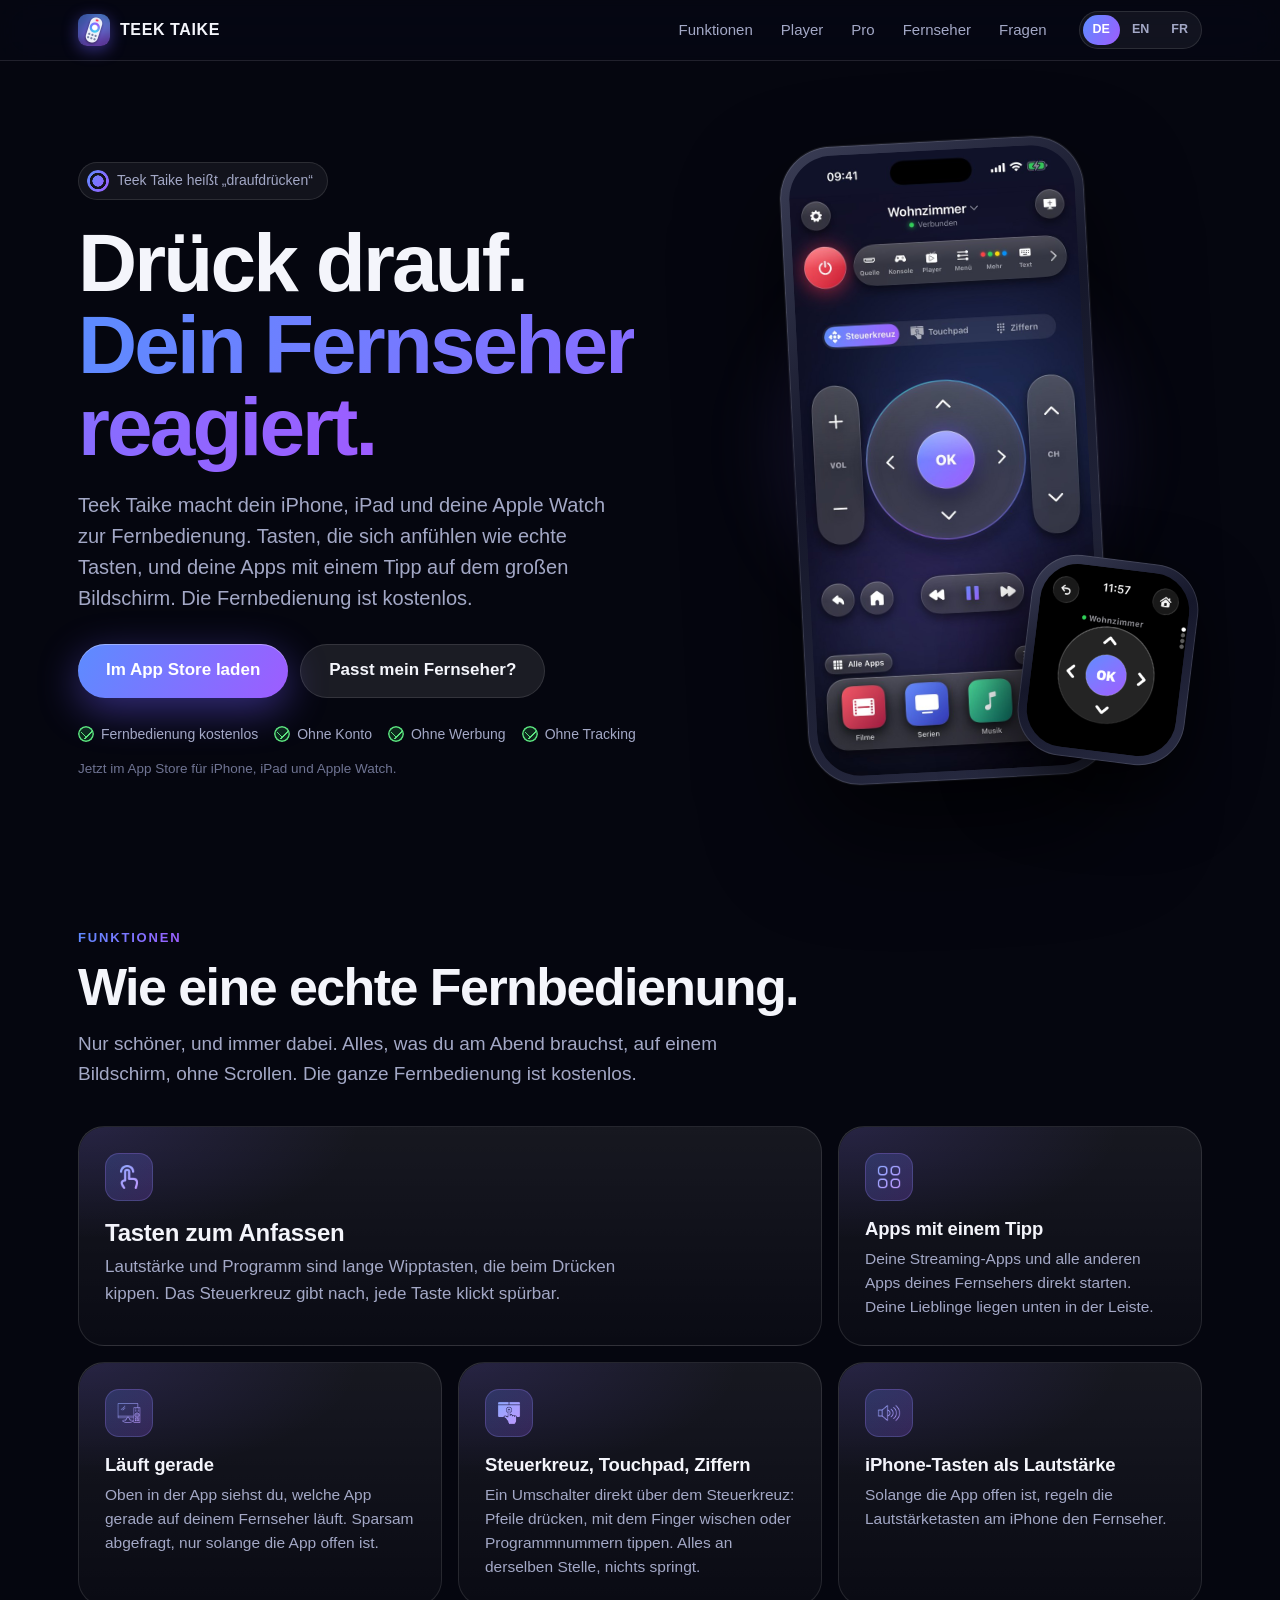
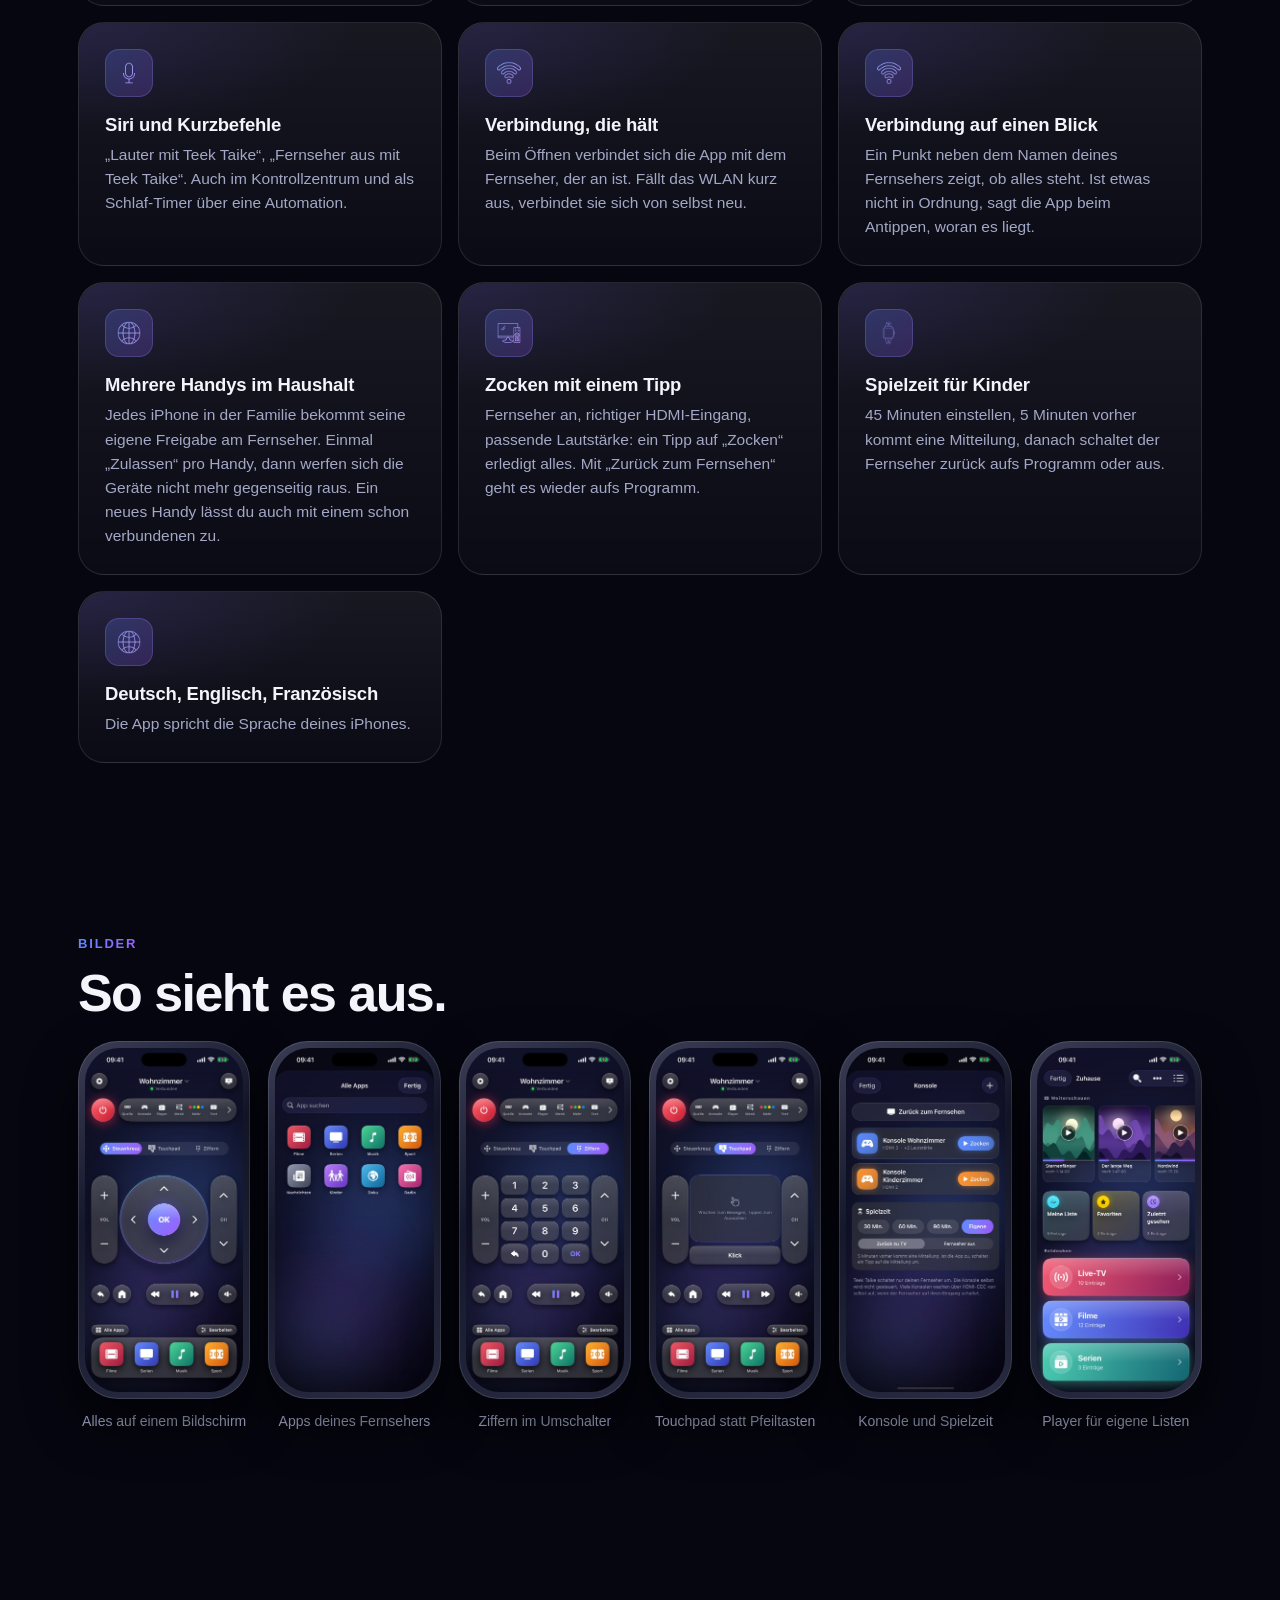
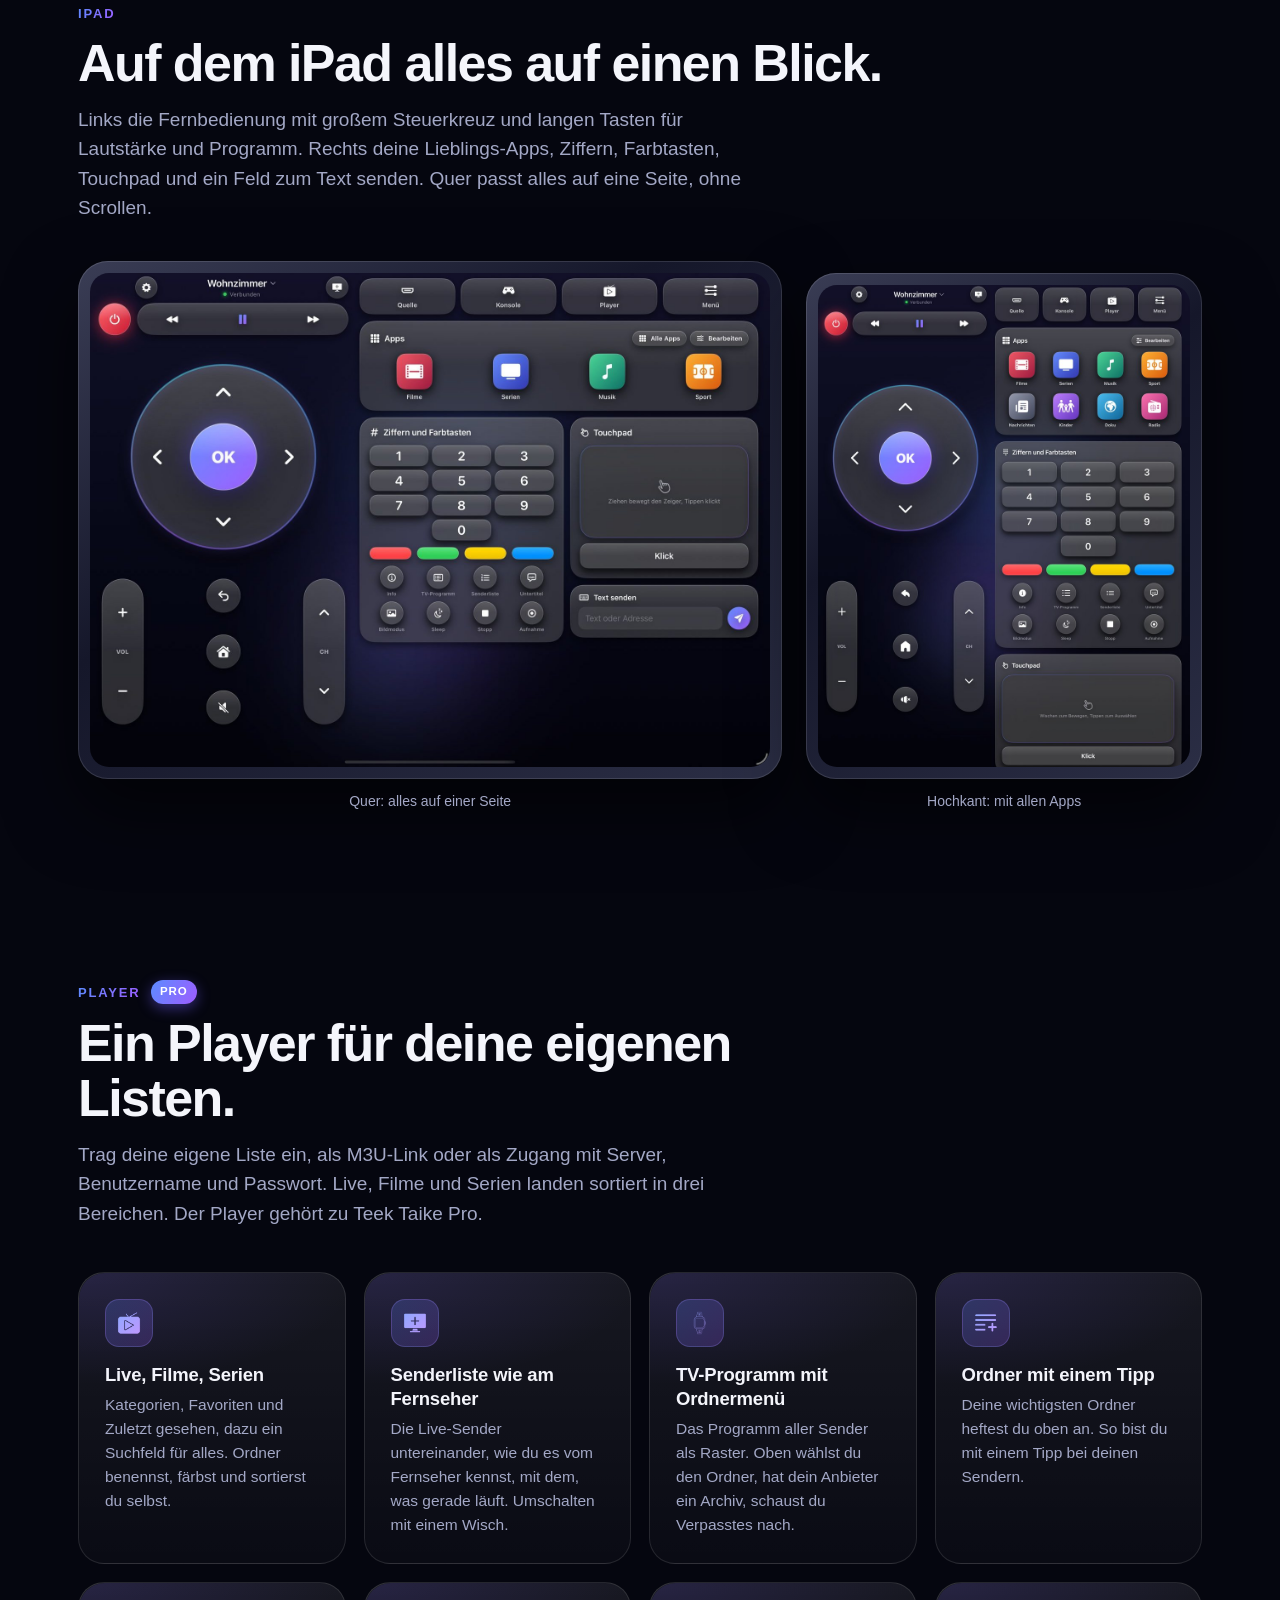
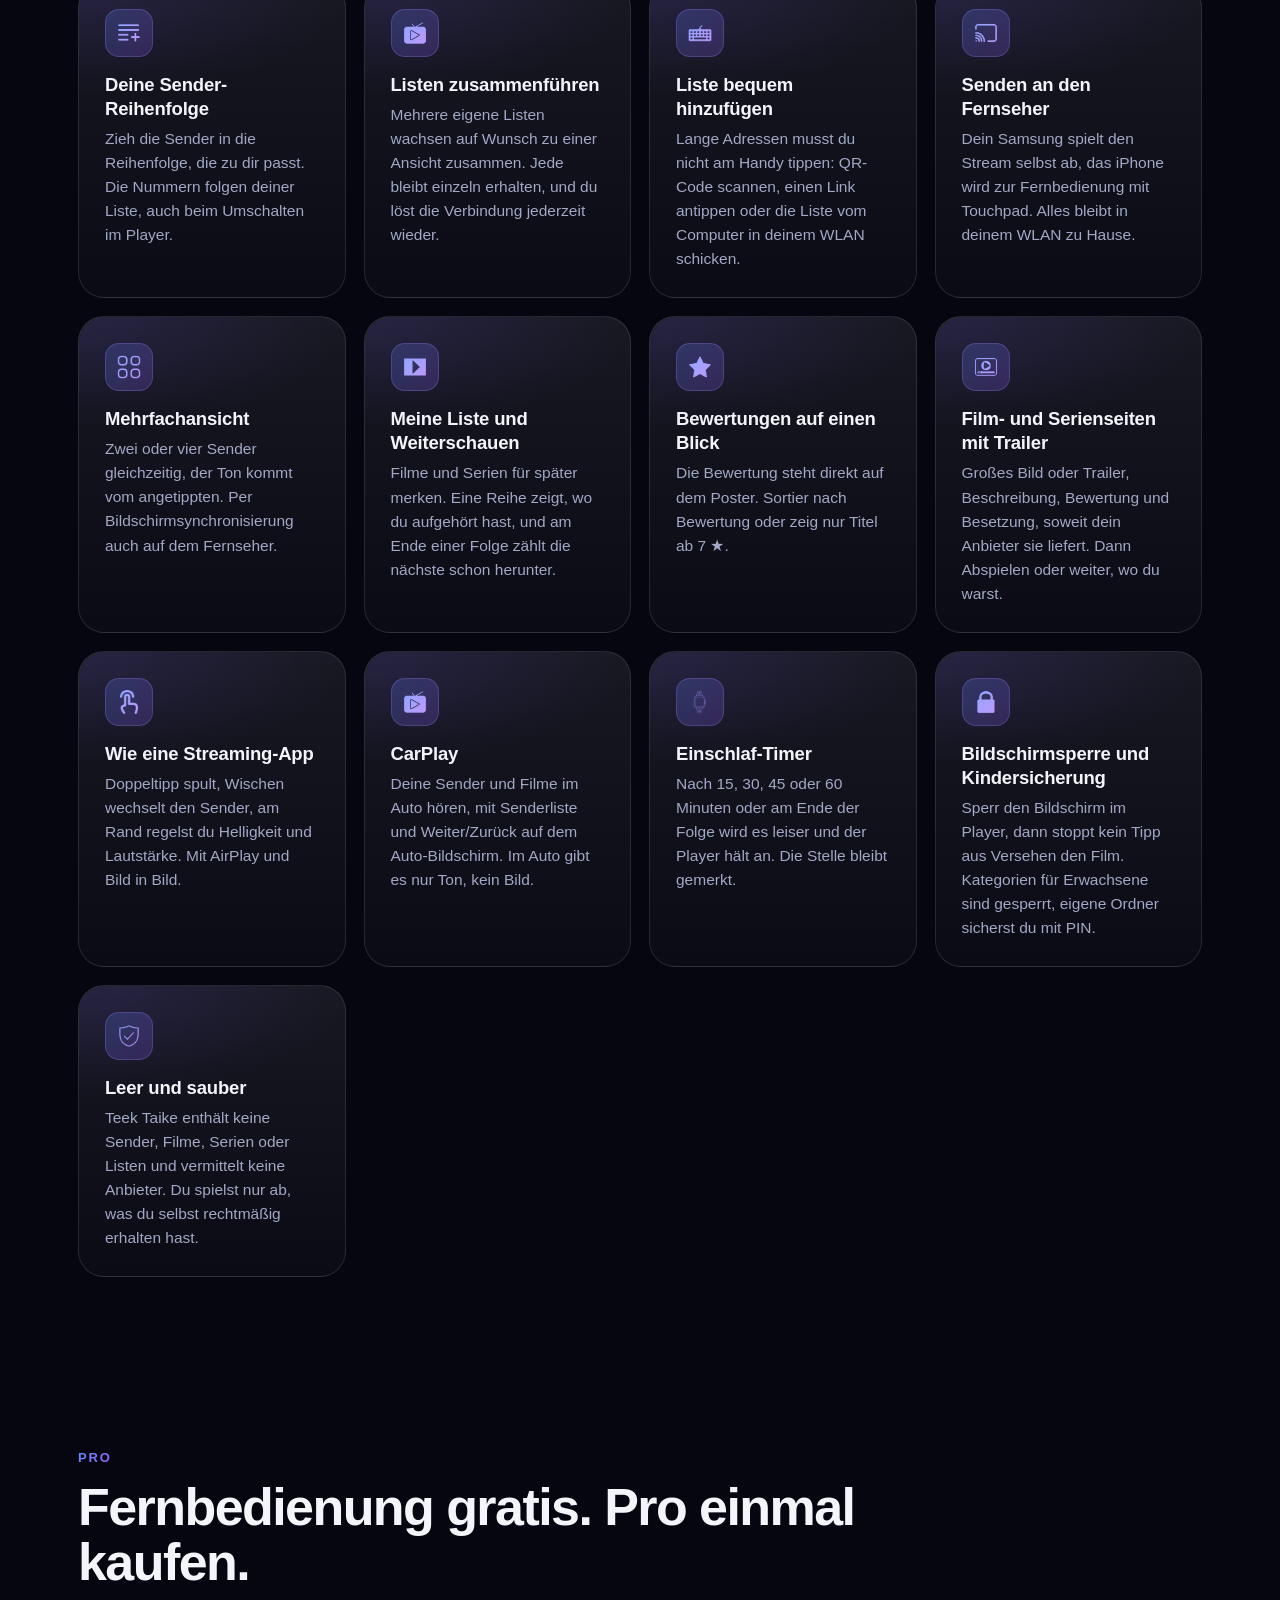
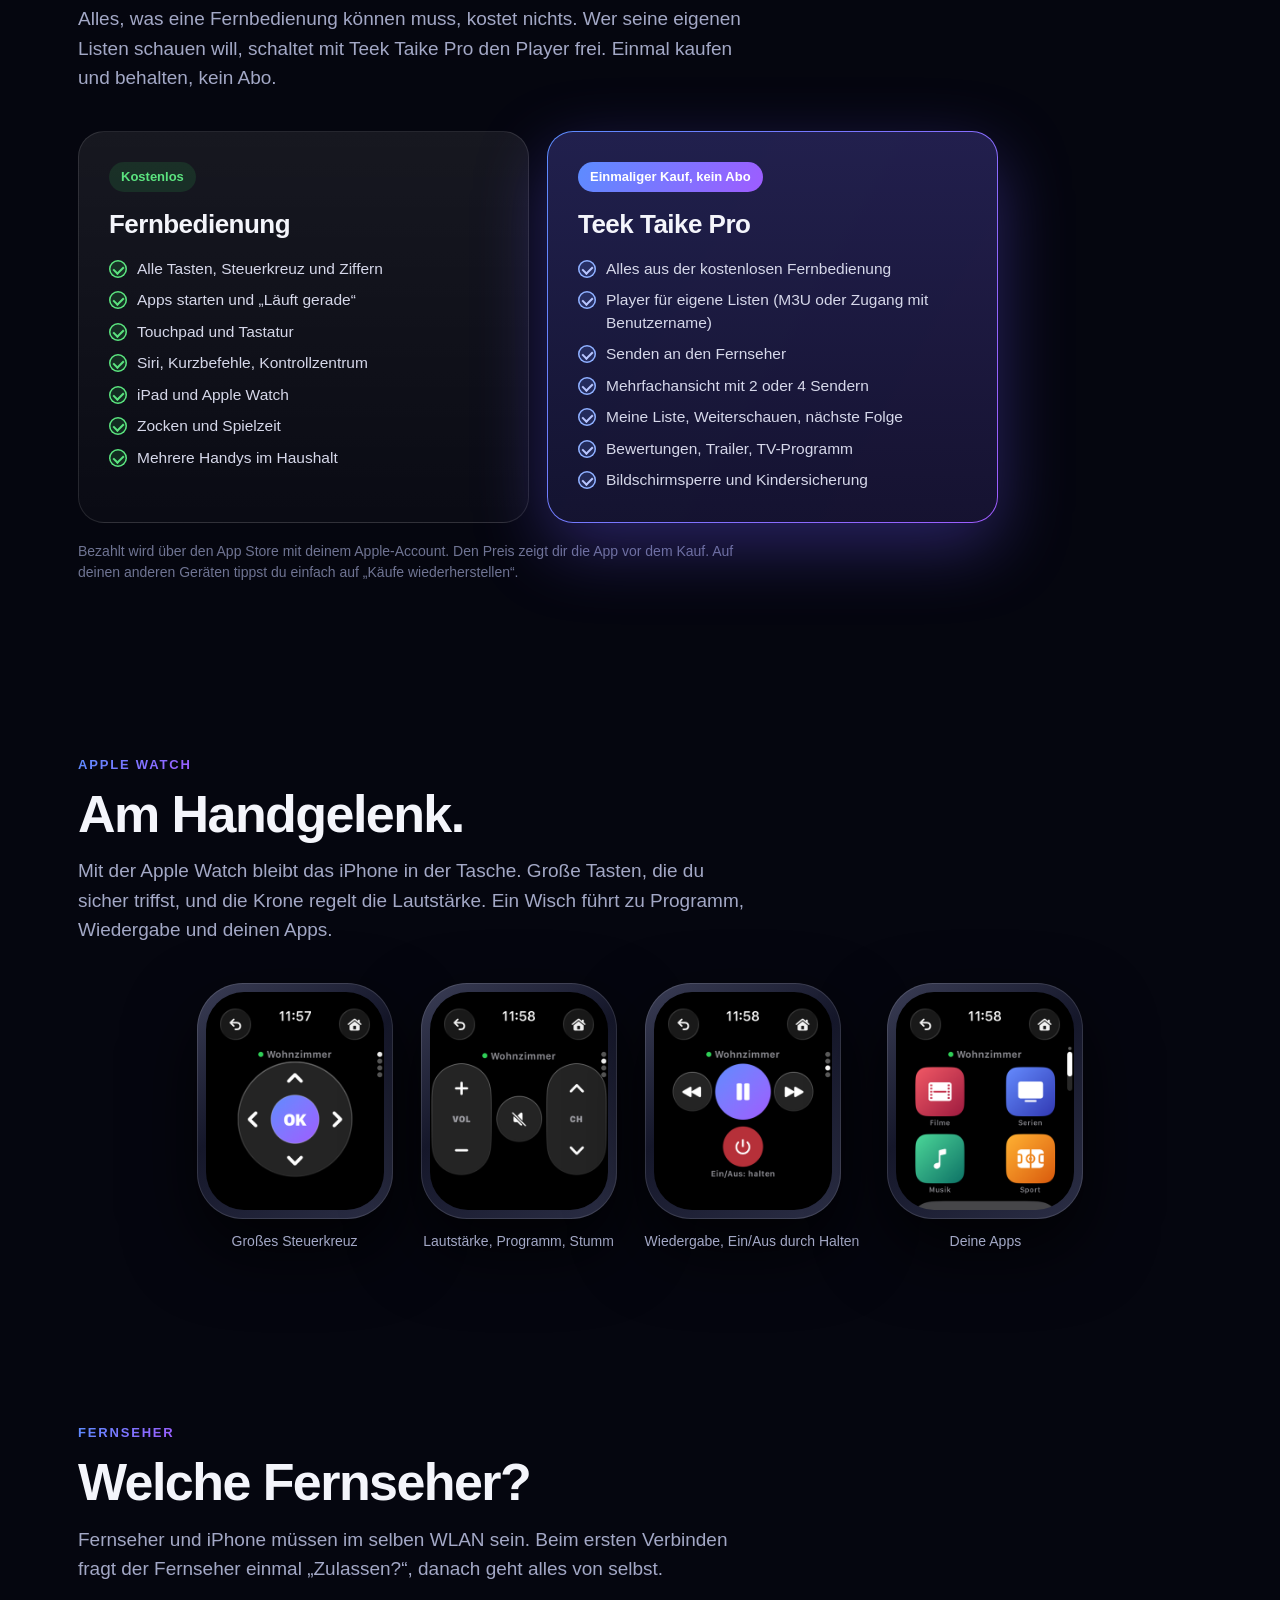
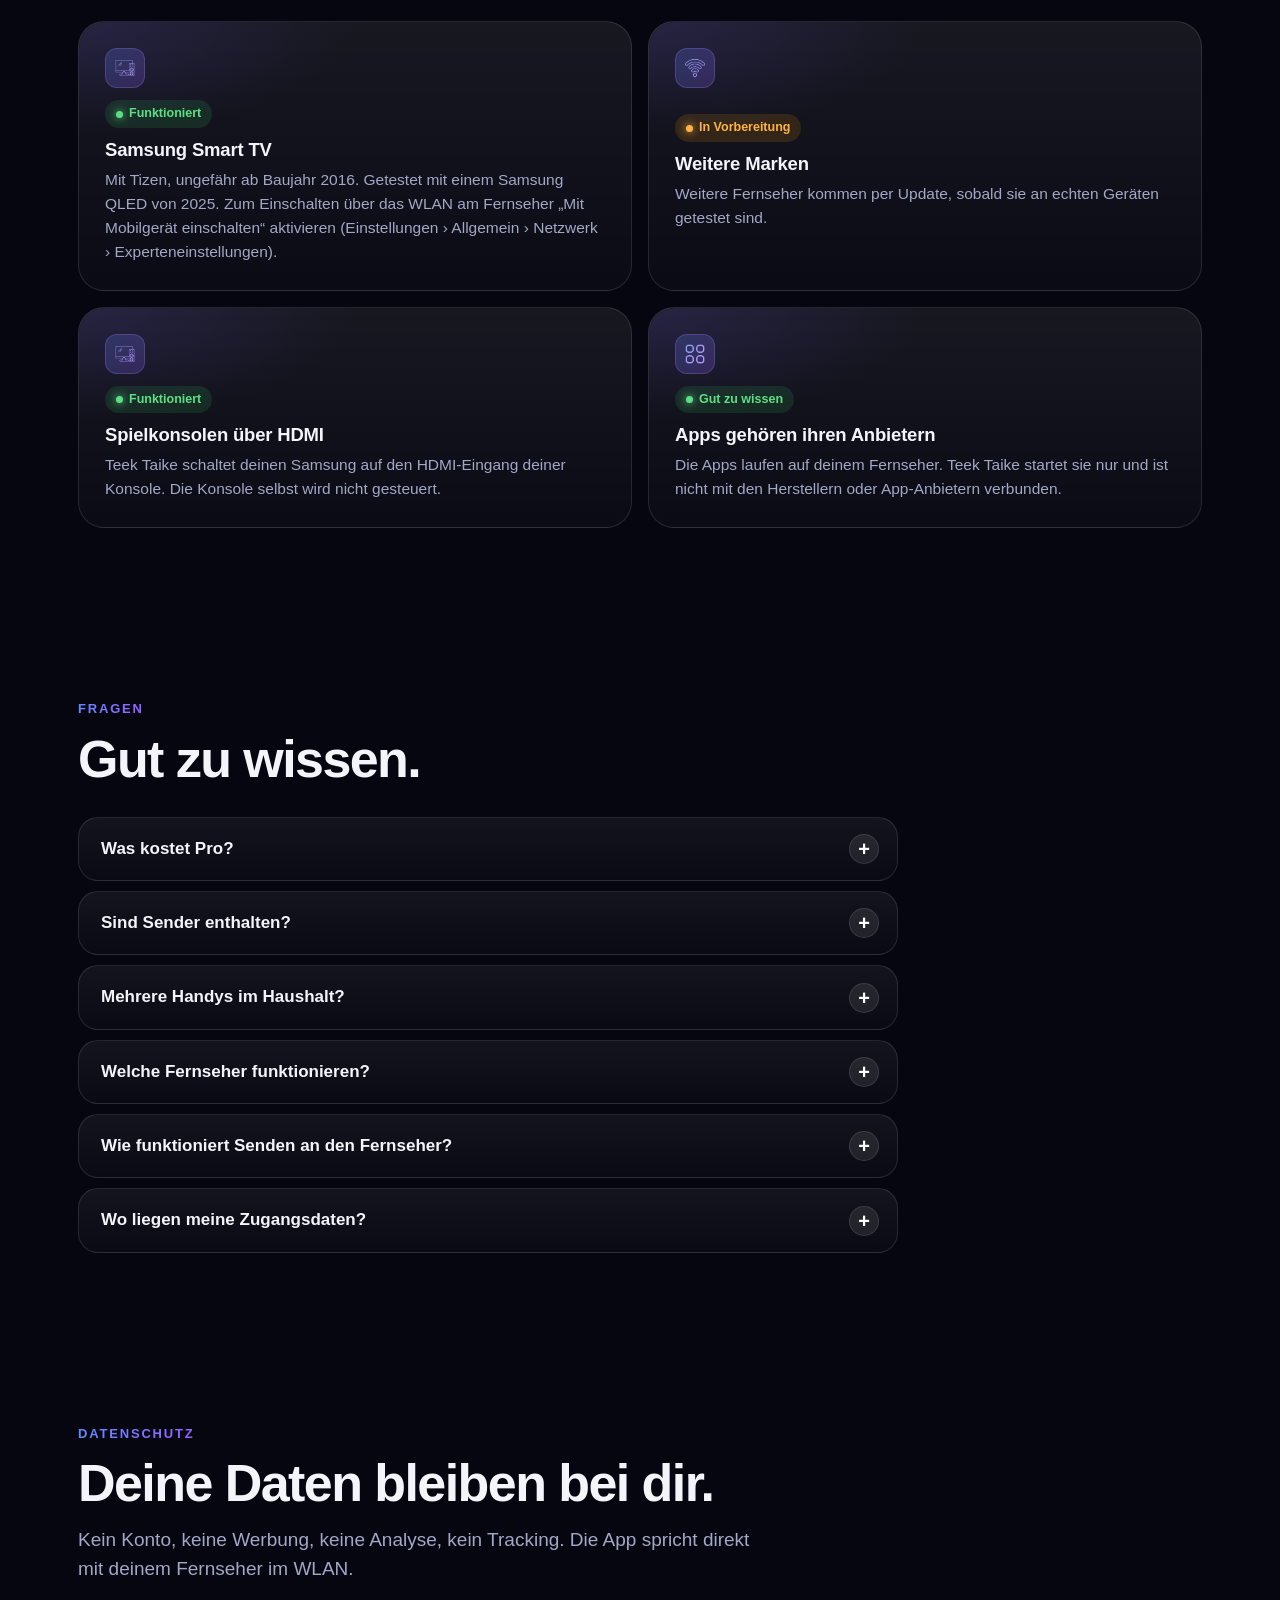
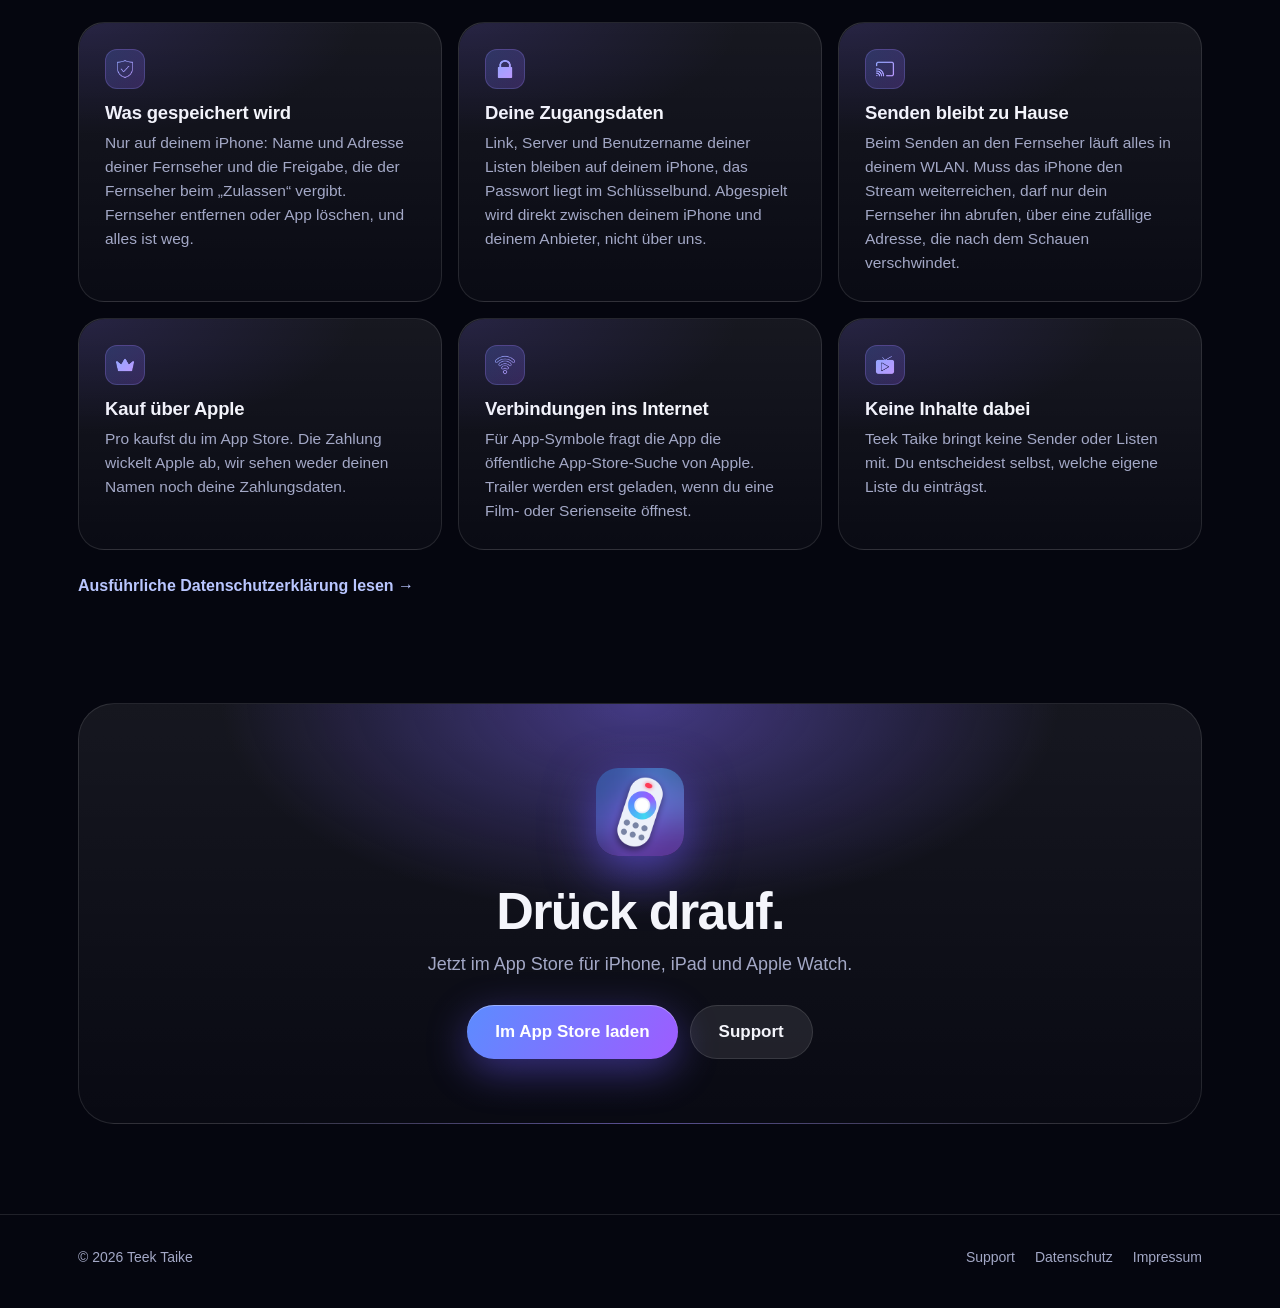
<file: index.html>
<!DOCTYPE html>
<html lang="de">
<head>
<meta charset="utf-8">
<meta name="viewport" content="width=device-width, initial-scale=1">
<title>Teek Taike: TV-Fernbedienung und Player für iPhone, iPad und Apple Watch</title>
<meta name="description" content="Teek Taike macht dein iPhone, iPad und deine Apple Watch zur kostenlosen Fernbedienung für Samsung Smart TVs. Mit Teek Taike Pro, einmaliger Kauf, kein Abo, kommt ein Player für deine eigenen Listen dazu. Ohne Konto, ohne Werbung, ohne Tracking.">
<meta name="theme-color" content="#0a0a16">
<meta property="og:type" content="website">
<meta property="og:site_name" content="Teek Taike">
<meta property="og:title" content="Teek Taike: TV-Fernbedienung und Player für iPhone, iPad und Apple Watch">
<meta property="og:description" content="Teek Taike macht dein iPhone, iPad und deine Apple Watch zur kostenlosen Fernbedienung für Samsung Smart TVs. Mit Teek Taike Pro, einmaliger Kauf, kein Abo, kommt ein Player für deine eigenen Listen dazu. Ohne Konto, ohne Werbung, ohne Tracking.">
<meta property="og:url" content="https://teektaike.github.io/">
<meta property="og:image" content="https://teektaike.github.io/bilder/teilen_de_1711.jpg">
<meta property="og:image:secure_url" content="https://teektaike.github.io/bilder/teilen_de_1711.jpg">
<meta property="og:image:type" content="image/jpeg">
<meta property="og:image:width" content="1200">
<meta property="og:image:height" content="630">
<meta property="og:image:alt" content="Teek Taike">
<meta property="og:locale" content="de_DE">
<meta name="twitter:card" content="summary_large_image">
<meta name="twitter:title" content="Teek Taike: TV-Fernbedienung und Player für iPhone, iPad und Apple Watch">
<meta name="twitter:description" content="Teek Taike macht dein iPhone, iPad und deine Apple Watch zur kostenlosen Fernbedienung für Samsung Smart TVs. Mit Teek Taike Pro, einmaliger Kauf, kein Abo, kommt ein Player für deine eigenen Listen dazu. Ohne Konto, ohne Werbung, ohne Tracking.">
<meta name="twitter:image" content="https://teektaike.github.io/bilder/teilen_de_1711.jpg">
<link rel="apple-touch-icon" href="bilder/icon.png">
<link rel="icon" href="favicon.png">
<link rel="stylesheet" href="style.css?v=20261117">
<link rel="alternate" hreflang="de" href="https://teektaike.github.io/">
<link rel="alternate" hreflang="en" href="https://teektaike.github.io/en/">
<link rel="alternate" hreflang="fr" href="https://teektaike.github.io/fr/">
<link rel="alternate" hreflang="x-default" href="https://teektaike.github.io/">
<link rel="canonical" href="https://teektaike.github.io/">
<meta http-equiv="Content-Security-Policy" content="default-src 'self'; img-src 'self' data:; style-src 'self' 'unsafe-inline'; script-src 'none'; object-src 'none'; base-uri 'self'; form-action 'none'">
<meta name="referrer" content="strict-origin-when-cross-origin">
</head>
<body class="mitnav">
<header>
  <div class="breite">
    <a class="marke" href="index.html"><img src="bilder/icon.png" alt=""><span>TEEK TAIKE</span></a>
    <div class="rechts"><nav><a href="#funktionen">Funktionen</a><a href="#player">Player</a><a href="#pro">Pro</a><a href="#fernseher">Fernseher</a><a href="#fragen">Fragen</a></nav><div class="sprachen"><a href="index.html" class="an">DE</a><a href="en/index.html">EN</a><a href="fr/index.html">FR</a></div></div>
  </div>
</header>

<main class="breite">
  <div class="held">
    <div>
      <div class="bedeutung"><i></i>Teek Taike heißt „draufdrücken“</div>
      <h1>Drück drauf.<br><span class="verlauf">Dein Fernseher reagiert.</span></h1>
      <p class="unter">Teek Taike macht dein iPhone, iPad und deine Apple Watch zur Fernbedienung. Tasten, die sich anfühlen wie echte Tasten, und deine Apps mit einem Tipp auf dem großen Bildschirm. Die Fernbedienung ist kostenlos.</p>
      <div class="knoepfe"><a class="knopf" href="https://apps.apple.com/app/teek-taike-tv-fernbedienung/id6832199569">Im App Store laden</a><a class="knopf still" href="#fernseher">Passt mein Fernseher?</a></div>
      <div class="vertrauen"><span>Fernbedienung kostenlos</span><span>Ohne Konto</span><span>Ohne Werbung</span><span>Ohne Tracking</span></div>
      <p class="bald">Jetzt im App Store für iPhone, iPad und Apple Watch.</p>
    </div>
    <div class="geraete">
      <div class="handy"><img src="bilder/iphone_haupt_1711.jpg" alt="Teek Taike auf dem iPhone: Steuerkreuz, Lautstärke, Programm und App-Kacheln" width="660" height="1434" fetchpriority="high"></div>
      <div class="uhr schweben"><img src="bilder/uhr_1711_0.png" alt="Teek Taike auf der Apple Watch" width="410" height="502"></div>
    </div>
  </div>

  <section id="funktionen">
    <span class="etikett verlauf">Funktionen</span>
    <h2>Wie eine echte Fernbedienung.</h2>
    <p class="einleitung">Nur schöner, und immer dabei. Alles, was du am Abend brauchst, auf einem Bildschirm, ohne Scrollen. Die ganze Fernbedienung ist kostenlos.</p>
    <div class="karten bento">
      <div class="karte zeigen"><div class="zeichen" style="--symbol:url(bilder/symbole/tippen.png)"></div><h3>Tasten zum Anfassen</h3><p>Lautstärke und Programm sind lange Wipptasten, die beim Drücken kippen. Das Steuerkreuz gibt nach, jede Taste klickt spürbar.</p></div>
      <div class="karte zeigen"><div class="zeichen" style="--symbol:url(bilder/symbole/apps.png)"></div><h3>Apps mit einem Tipp</h3><p>Deine Streaming-Apps und alle anderen Apps deines Fernsehers direkt starten. Deine Lieblinge liegen unten in der Leiste.</p></div>
      <div class="karte zeigen"><div class="zeichen" style="--symbol:url(bilder/symbole/fernseher.png)"></div><h3>Läuft gerade</h3><p>Oben in der App siehst du, welche App gerade auf deinem Fernseher läuft. Sparsam abgefragt, nur solange die App offen ist.</p></div>
      <div class="karte zeigen"><div class="zeichen" style="--symbol:url(bilder/symbole/touchpad.png)"></div><h3>Steuerkreuz, Touchpad, Ziffern</h3><p>Ein Umschalter direkt über dem Steuerkreuz: Pfeile drücken, mit dem Finger wischen oder Programmnummern tippen. Alles an derselben Stelle, nichts springt.</p></div>
      <div class="karte zeigen"><div class="zeichen" style="--symbol:url(bilder/symbole/lautstaerke.png)"></div><h3>iPhone-Tasten als Lautstärke</h3><p>Solange die App offen ist, regeln die Lautstärketasten am iPhone den Fernseher.</p></div>
      <div class="karte zeigen"><div class="zeichen" style="--symbol:url(bilder/symbole/mikrofon.png)"></div><h3>Siri und Kurzbefehle</h3><p>„Lauter mit Teek Taike“, „Fernseher aus mit Teek Taike“. Auch im Kontrollzentrum und als Schlaf-Timer über eine Automation.</p></div>
      <div class="karte zeigen"><div class="zeichen" style="--symbol:url(bilder/symbole/wlan.png)"></div><h3>Verbindung, die hält</h3><p>Beim Öffnen verbindet sich die App mit dem Fernseher, der an ist. Fällt das WLAN kurz aus, verbindet sie sich von selbst neu.</p></div>
      <div class="karte zeigen"><div class="zeichen" style="--symbol:url(bilder/symbole/wlan.png)"></div><h3>Verbindung auf einen Blick</h3><p>Ein Punkt neben dem Namen deines Fernsehers zeigt, ob alles steht. Ist etwas nicht in Ordnung, sagt die App beim Antippen, woran es liegt.</p></div>
      <div class="karte zeigen"><div class="zeichen" style="--symbol:url(bilder/symbole/sprachen.png)"></div><h3>Mehrere Handys im Haushalt</h3><p>Jedes iPhone in der Familie bekommt seine eigene Freigabe am Fernseher. Einmal „Zulassen“ pro Handy, dann werfen sich die Geräte nicht mehr gegenseitig raus. Ein neues Handy lässt du auch mit einem schon verbundenen zu.</p></div>
      <div class="karte zeigen"><div class="zeichen" style="--symbol:url(bilder/symbole/fernseher.png)"></div><h3>Zocken mit einem Tipp</h3><p>Fernseher an, richtiger HDMI-Eingang, passende Lautstärke: ein Tipp auf „Zocken“ erledigt alles. Mit „Zurück zum Fernsehen“ geht es wieder aufs Programm.</p></div>
      <div class="karte zeigen"><div class="zeichen" style="--symbol:url(bilder/symbole/uhr.png)"></div><h3>Spielzeit für Kinder</h3><p>45 Minuten einstellen, 5 Minuten vorher kommt eine Mitteilung, danach schaltet der Fernseher zurück aufs Programm oder aus.</p></div>
      <div class="karte zeigen"><div class="zeichen" style="--symbol:url(bilder/symbole/sprachen.png)"></div><h3>Deutsch, Englisch, Französisch</h3><p>Die App spricht die Sprache deines iPhones.</p></div>
    </div>
  </section>

  <section id="bilder">
    <span class="etikett verlauf">Bilder</span>
    <h2>So sieht es aus.</h2>
    <p class="wischhinweis">Zum Durchblättern wischen →</p>
    <div class="reihe galerie">
      <figure class="zeigen"><div class="handy"><img src="bilder/iphone_haupt_1711.jpg" alt="Alles auf einem Bildschirm" loading="lazy" width="660" height="1434"></div><figcaption>Alles auf einem Bildschirm</figcaption></figure>
      <figure class="zeigen"><div class="handy"><img src="bilder/iphone_apps_1711.jpg" alt="Apps deines Fernsehers" loading="lazy" width="660" height="1434"></div><figcaption>Apps deines Fernsehers</figcaption></figure>
      <figure class="zeigen"><div class="handy"><img src="bilder/iphone_ziffern_1711.jpg" alt="Ziffern im Umschalter" loading="lazy" width="660" height="1434"></div><figcaption>Ziffern im Umschalter</figcaption></figure>
      <figure class="zeigen"><div class="handy"><img src="bilder/iphone_maus_1711.jpg" alt="Touchpad statt Pfeiltasten" loading="lazy" width="660" height="1434"></div><figcaption>Touchpad statt Pfeiltasten</figcaption></figure>
      <figure class="zeigen"><div class="handy"><img src="bilder/iphone_konsole_1711.jpg" alt="Konsole und Spielzeit" loading="lazy" width="660" height="1434"></div><figcaption>Konsole und Spielzeit</figcaption></figure>
      <figure class="zeigen"><div class="handy"><img src="bilder/iphone_player_1211.jpg" alt="Player für eigene Listen" loading="lazy" width="660" height="1434"></div><figcaption>Player für eigene Listen</figcaption></figure>
    </div>
  </section>

  <section id="ipad">
    <span class="etikett verlauf">iPad</span>
    <h2>Auf dem iPad alles auf einen Blick.</h2>
    <p class="einleitung">Links die Fernbedienung mit großem Steuerkreuz und langen Tasten für Lautstärke und Programm. Rechts deine Lieblings-Apps, Ziffern, Farbtasten, Touchpad und ein Feld zum Text senden. Quer passt alles auf eine Seite, ohne Scrollen.</p>
    <div class="ipadreihe">
      <figure class="zeigen"><div class="tablet"><img src="bilder/ipad_quer.jpg" alt="Quer: alles auf einer Seite" loading="lazy" width="1600" height="1162"></div><figcaption>Quer: alles auf einer Seite</figcaption></figure>
      <figure class="zeigen"><div class="tablet"><img src="bilder/ipad_hoch_1711.jpg" alt="Hochkant: mit allen Apps" loading="lazy" width="900" height="1166"></div><figcaption>Hochkant: mit allen Apps</figcaption></figure>
    </div>
  </section>

  <section id="player">
    <span class="etikett verlauf">Player</span> <span class="probadge">Pro</span>
    <h2>Ein Player für deine eigenen Listen.</h2>
    <p class="einleitung">Trag deine eigene Liste ein, als M3U-Link oder als Zugang mit Server, Benutzername und Passwort. Live, Filme und Serien landen sortiert in drei Bereichen. Der Player gehört zu Teek Taike Pro.</p>
    <p class="wischhinweis">Zum Durchblättern wischen →</p>
    <div class="reihe spieler">
      <div class="karte"><div class="zeichen" style="--symbol:url(bilder/symbole/iptv.png)"></div><h3>Live, Filme, Serien</h3><p>Kategorien, Favoriten und Zuletzt gesehen, dazu ein Suchfeld für alles. Ordner benennst, färbst und sortierst du selbst.</p></div>
      <div class="karte"><div class="zeichen" style="--symbol:url(bilder/symbole/tv_neu.png)"></div><h3>Senderliste wie am Fernseher</h3><p>Die Live-Sender untereinander, wie du es vom Fernseher kennst, mit dem, was gerade läuft. Umschalten mit einem Wisch.</p></div>
      <div class="karte"><div class="zeichen" style="--symbol:url(bilder/symbole/uhr.png)"></div><h3>TV-Programm mit Ordnermenü</h3><p>Das Programm aller Sender als Raster. Oben wählst du den Ordner, hat dein Anbieter ein Archiv, schaust du Verpasstes nach.</p></div>
      <div class="karte"><div class="zeichen" style="--symbol:url(bilder/symbole/liste_plus.png)"></div><h3>Ordner mit einem Tipp</h3><p>Deine wichtigsten Ordner heftest du oben an. So bist du mit einem Tipp bei deinen Sendern.</p></div>
      <div class="karte"><div class="zeichen" style="--symbol:url(bilder/symbole/liste_plus.png)"></div><h3>Deine Sender-Reihenfolge</h3><p>Zieh die Sender in die Reihenfolge, die zu dir passt. Die Nummern folgen deiner Liste, auch beim Umschalten im Player.</p></div>
      <div class="karte"><div class="zeichen" style="--symbol:url(bilder/symbole/iptv.png)"></div><h3>Listen zusammenführen</h3><p>Mehrere eigene Listen wachsen auf Wunsch zu einer Ansicht zusammen. Jede bleibt einzeln erhalten, und du löst die Verbindung jederzeit wieder.</p></div>
      <div class="karte"><div class="zeichen" style="--symbol:url(bilder/symbole/tastatur.png)"></div><h3>Liste bequem hinzufügen</h3><p>Lange Adressen musst du nicht am Handy tippen: QR-Code scannen, einen Link antippen oder die Liste vom Computer in deinem WLAN schicken.</p></div>
      <div class="karte"><div class="zeichen" style="--symbol:url(bilder/symbole/senden.png)"></div><h3>Senden an den Fernseher</h3><p>Dein Samsung spielt den Stream selbst ab, das iPhone wird zur Fernbedienung mit Touchpad. Alles bleibt in deinem WLAN zu Hause.</p></div>
      <div class="karte"><div class="zeichen" style="--symbol:url(bilder/symbole/apps.png)"></div><h3>Mehrfachansicht</h3><p>Zwei oder vier Sender gleichzeitig, der Ton kommt vom angetippten. Per Bildschirmsynchronisierung auch auf dem Fernseher.</p></div>
      <div class="karte"><div class="zeichen" style="--symbol:url(bilder/symbole/weiterschauen.png)"></div><h3>Meine Liste und Weiterschauen</h3><p>Filme und Serien für später merken. Eine Reihe zeigt, wo du aufgehört hast, und am Ende einer Folge zählt die nächste schon herunter.</p></div>
      <div class="karte"><div class="zeichen" style="--symbol:url(bilder/symbole/stern.png)"></div><h3>Bewertungen auf einen Blick</h3><p>Die Bewertung steht direkt auf dem Poster. Sortier nach Bewertung oder zeig nur Titel ab 7 ★.</p></div>
      <div class="karte"><div class="zeichen" style="--symbol:url(bilder/symbole/trailer.png)"></div><h3>Film- und Serienseiten mit Trailer</h3><p>Großes Bild oder Trailer, Beschreibung, Bewertung und Besetzung, soweit dein Anbieter sie liefert. Dann Abspielen oder weiter, wo du warst.</p></div>
      <div class="karte"><div class="zeichen" style="--symbol:url(bilder/symbole/tippen.png)"></div><h3>Wie eine Streaming-App</h3><p>Doppeltipp spult, Wischen wechselt den Sender, am Rand regelst du Helligkeit und Lautstärke. Mit AirPlay und Bild in Bild.</p></div>
      <div class="karte"><div class="zeichen" style="--symbol:url(bilder/symbole/iptv.png)"></div><h3>CarPlay</h3><p>Deine Sender und Filme im Auto hören, mit Senderliste und Weiter/Zurück auf dem Auto-Bildschirm. Im Auto gibt es nur Ton, kein Bild.</p></div>
      <div class="karte"><div class="zeichen" style="--symbol:url(bilder/symbole/uhr.png)"></div><h3>Einschlaf-Timer</h3><p>Nach 15, 30, 45 oder 60 Minuten oder am Ende der Folge wird es leiser und der Player hält an. Die Stelle bleibt gemerkt.</p></div>
      <div class="karte"><div class="zeichen" style="--symbol:url(bilder/symbole/schloss_zu.png)"></div><h3>Bildschirmsperre und Kindersicherung</h3><p>Sperr den Bildschirm im Player, dann stoppt kein Tipp aus Versehen den Film. Kategorien für Erwachsene sind gesperrt, eigene Ordner sicherst du mit PIN.</p></div>
      <div class="karte"><div class="zeichen" style="--symbol:url(bilder/symbole/schutz.png)"></div><h3>Leer und sauber</h3><p>Teek Taike enthält keine Sender, Filme, Serien oder Listen und vermittelt keine Anbieter. Du spielst nur ab, was du selbst rechtmäßig erhalten hast.</p></div>
    </div>
  </section>

  <section id="pro">
    <span class="etikett verlauf">Pro</span>
    <h2>Fernbedienung gratis. Pro einmal kaufen.</h2>
    <p class="einleitung">Alles, was eine Fernbedienung können muss, kostet nichts. Wer seine eigenen Listen schauen will, schaltet mit Teek Taike Pro den Player frei. Einmal kaufen und behalten, kein Abo.</p>
    <div class="plaene">
      <div class="plan frei zeigen"><span class="preis">Kostenlos</span><h3>Fernbedienung</h3><ul><li>Alle Tasten, Steuerkreuz und Ziffern</li><li>Apps starten und „Läuft gerade“</li><li>Touchpad und Tastatur</li><li>Siri, Kurzbefehle, Kontrollzentrum</li><li>iPad und Apple Watch</li><li>Zocken und Spielzeit</li><li>Mehrere Handys im Haushalt</li></ul></div>
      <div class="plan pro zeigen"><span class="preis">Einmaliger Kauf, kein Abo</span><h3>Teek Taike Pro</h3><ul><li>Alles aus der kostenlosen Fernbedienung</li><li>Player für eigene Listen (M3U oder Zugang mit Benutzername)</li><li>Senden an den Fernseher</li><li>Mehrfachansicht mit 2 oder 4 Sendern</li><li>Meine Liste, Weiterschauen, nächste Folge</li><li>Bewertungen, Trailer, TV-Programm</li><li>Bildschirmsperre und Kindersicherung</li></ul></div>
    </div>
    <p class="planfuss">Bezahlt wird über den App Store mit deinem Apple-Account. Den Preis zeigt dir die App vor dem Kauf. Auf deinen anderen Geräten tippst du einfach auf „Käufe wiederherstellen“.</p>
  </section>

  <section id="uhr">
    <span class="etikett verlauf">Apple Watch</span>
    <h2>Am Handgelenk.</h2>
    <p class="einleitung">Mit der Apple Watch bleibt das iPhone in der Tasche. Große Tasten, die du sicher triffst, und die Krone regelt die Lautstärke. Ein Wisch führt zu Programm, Wiedergabe und deinen Apps.</p>
    <div class="uhrreihe">
      <figure class="zeigen"><div class="uhr"><img src="bilder/uhr_1711_0.png" alt="Großes Steuerkreuz" loading="lazy" width="410" height="502"></div><figcaption>Großes Steuerkreuz</figcaption></figure>
      <figure class="zeigen"><div class="uhr"><img src="bilder/uhr_1711_1.png" alt="Lautstärke, Programm, Stumm" loading="lazy" width="410" height="502"></div><figcaption>Lautstärke, Programm, Stumm</figcaption></figure>
      <figure class="zeigen"><div class="uhr"><img src="bilder/uhr_1711_2.png" alt="Wiedergabe, Ein/Aus durch Halten" loading="lazy" width="410" height="502"></div><figcaption>Wiedergabe, Ein/Aus durch Halten</figcaption></figure>
      <figure class="zeigen"><div class="uhr"><img src="bilder/uhr_1711_3.png" alt="Deine Apps" loading="lazy" width="410" height="502"></div><figcaption>Deine Apps</figcaption></figure>
    </div>
  </section>

  <section id="fernseher">
    <span class="etikett verlauf">Fernseher</span>
    <h2>Welche Fernseher?</h2>
    <p class="einleitung">Fernseher und iPhone müssen im selben WLAN sein. Beim ersten Verbinden fragt der Fernseher einmal „Zulassen?“, danach geht alles von selbst.</p>
    <div class="tvliste">
      <div class="karte zeigen"><div class="zeichen klein" style="--symbol:url(bilder/symbole/fernseher.png)"></div><span class="status ja">Funktioniert</span><h3>Samsung Smart TV</h3><p>Mit Tizen, ungefähr ab Baujahr 2016. Getestet mit einem Samsung QLED von 2025. Zum Einschalten über das WLAN am Fernseher „Mit Mobilgerät einschalten“ aktivieren (Einstellungen › Allgemein › Netzwerk › Experteneinstellungen).</p></div>
      <div class="karte zeigen"><div class="zeichen klein" style="--symbol:url(bilder/symbole/wlan.png)"></div><span class="status bald">In Vorbereitung</span><h3>Weitere Marken</h3><p>Weitere Fernseher kommen per Update, sobald sie an echten Geräten getestet sind.</p></div>
      <div class="karte zeigen"><div class="zeichen klein" style="--symbol:url(bilder/symbole/fernseher.png)"></div><span class="status ja">Funktioniert</span><h3>Spielkonsolen über HDMI</h3><p>Teek Taike schaltet deinen Samsung auf den HDMI-Eingang deiner Konsole. Die Konsole selbst wird nicht gesteuert.</p></div>
      <div class="karte zeigen"><div class="zeichen klein" style="--symbol:url(bilder/symbole/apps.png)"></div><span class="status ja">Gut zu wissen</span><h3>Apps gehören ihren Anbietern</h3><p>Die Apps laufen auf deinem Fernseher. Teek Taike startet sie nur und ist nicht mit den Herstellern oder App-Anbietern verbunden.</p></div>
    </div>
  </section>

  <section id="fragen">
    <span class="etikett verlauf">Fragen</span>
    <h2>Gut zu wissen.</h2>
    <div class="fragen">
      <details class="frage zeigen"><summary>Was kostet Pro?</summary><p>Die Fernbedienung ist kostenlos. Teek Taike Pro ist ein einmaliger Kauf im App Store, kein Abo und keine versteckten Kosten. Den genauen Preis in deiner Währung zeigt dir die App, bevor du kaufst.</p></details>
      <details class="frage zeigen"><summary>Sind Sender enthalten?</summary><p>Nein. Teek Taike enthält keine Sender, Filme, Serien oder Listen und vermittelt auch keine Anbieter. Der Player spielt nur deine eigenen Listen ab, die du rechtmäßig bekommen hast, als M3U-Link oder als Zugang mit Benutzername.</p></details>
      <details class="frage zeigen"><summary>Mehrere Handys im Haushalt?</summary><p>Klar. Jedes iPhone meldet sich mit eigenem Namen beim Fernseher, der fragt pro Handy einmal „Zulassen?“. Danach steuern alle denselben Fernseher, ohne sich gegenseitig rauszuwerfen. Pro gilt auf allen Geräten mit deinem Apple-Account.</p></details>
      <details class="frage zeigen"><summary>Welche Fernseher funktionieren?</summary><p>Samsung Smart TVs mit Tizen, ungefähr ab Baujahr 2016. Fernseher und iPhone müssen im selben WLAN sein. Weitere Marken kommen per Update, sobald sie an echten Geräten getestet sind.</p></details>
      <details class="frage zeigen"><summary>Wie funktioniert Senden an den Fernseher?</summary><p>Du tippst im Player auf Senden, und dein Samsung spielt den Stream selbst ab. Das iPhone wird zur Fernbedienung. Erlaubt dein Anbieter nur eine Verbindung, holt das iPhone den Stream und reicht ihn in deinem WLAN an den Fernseher weiter. Dafür bleibt die App offen.</p></details>
      <details class="frage zeigen"><summary>Wo liegen meine Zugangsdaten?</summary><p>Nur auf deinem iPhone. Das Passwort deiner Liste liegt im Schlüsselbund von iOS. Es gibt kein Konto bei uns, keine Werbung und kein Tracking.</p></details>
    </div>
  </section>

  <section id="datenschutz">
    <span class="etikett verlauf">Datenschutz</span>
    <h2>Deine Daten bleiben bei dir.</h2>
    <p class="einleitung">Kein Konto, keine Werbung, keine Analyse, kein Tracking. Die App spricht direkt mit deinem Fernseher im WLAN.</p>
    <div class="schutz">
      <div class="karte zeigen"><div class="zeichen klein" style="--symbol:url(bilder/symbole/schutz.png)"></div><h3>Was gespeichert wird</h3><p>Nur auf deinem iPhone: Name und Adresse deiner Fernseher und die Freigabe, die der Fernseher beim „Zulassen“ vergibt. Fernseher entfernen oder App löschen, und alles ist weg.</p></div>
      <div class="karte zeigen"><div class="zeichen klein" style="--symbol:url(bilder/symbole/schloss_zu.png)"></div><h3>Deine Zugangsdaten</h3><p>Link, Server und Benutzername deiner Listen bleiben auf deinem iPhone, das Passwort liegt im Schlüsselbund. Abgespielt wird direkt zwischen deinem iPhone und deinem Anbieter, nicht über uns.</p></div>
      <div class="karte zeigen"><div class="zeichen klein" style="--symbol:url(bilder/symbole/senden.png)"></div><h3>Senden bleibt zu Hause</h3><p>Beim Senden an den Fernseher läuft alles in deinem WLAN. Muss das iPhone den Stream weiterreichen, darf nur dein Fernseher ihn abrufen, über eine zufällige Adresse, die nach dem Schauen verschwindet.</p></div>
      <div class="karte zeigen"><div class="zeichen klein" style="--symbol:url(bilder/symbole/pro.png)"></div><h3>Kauf über Apple</h3><p>Pro kaufst du im App Store. Die Zahlung wickelt Apple ab, wir sehen weder deinen Namen noch deine Zahlungsdaten.</p></div>
      <div class="karte zeigen"><div class="zeichen klein" style="--symbol:url(bilder/symbole/wlan.png)"></div><h3>Verbindungen ins Internet</h3><p>Für App-Symbole fragt die App die öffentliche App-Store-Suche von Apple. Trailer werden erst geladen, wenn du eine Film- oder Serienseite öffnest.</p></div>
      <div class="karte zeigen"><div class="zeichen klein" style="--symbol:url(bilder/symbole/iptv.png)"></div><h3>Keine Inhalte dabei</h3><p>Teek Taike bringt keine Sender oder Listen mit. Du entscheidest selbst, welche eigene Liste du einträgst.</p></div>
    </div>
    <a class="mehr" href="datenschutz.html">Ausführliche Datenschutzerklärung lesen →</a>
  </section>

  <div class="schluss zeigen">
    <img src="bilder/icon.png" alt="" width="88" height="88" loading="lazy">
    <h2>Drück drauf.</h2>
    <p>Jetzt im App Store für iPhone, iPad und Apple Watch.</p>
    <div class="knoepfe"><a class="knopf" href="https://apps.apple.com/app/teek-taike-tv-fernbedienung/id6832199569">Im App Store laden</a><a class="knopf still" href="support.html">Support</a></div>
  </div>
</main>
<footer>
  <div class="breite">
    <span>© 2026 Teek Taike</span>
    <span class="links"><a href="support.html">Support</a><a href="datenschutz.html">Datenschutz</a><a href="impressum.html">Impressum</a></span>
  </div>
</footer>
</body>
</html>
</file>
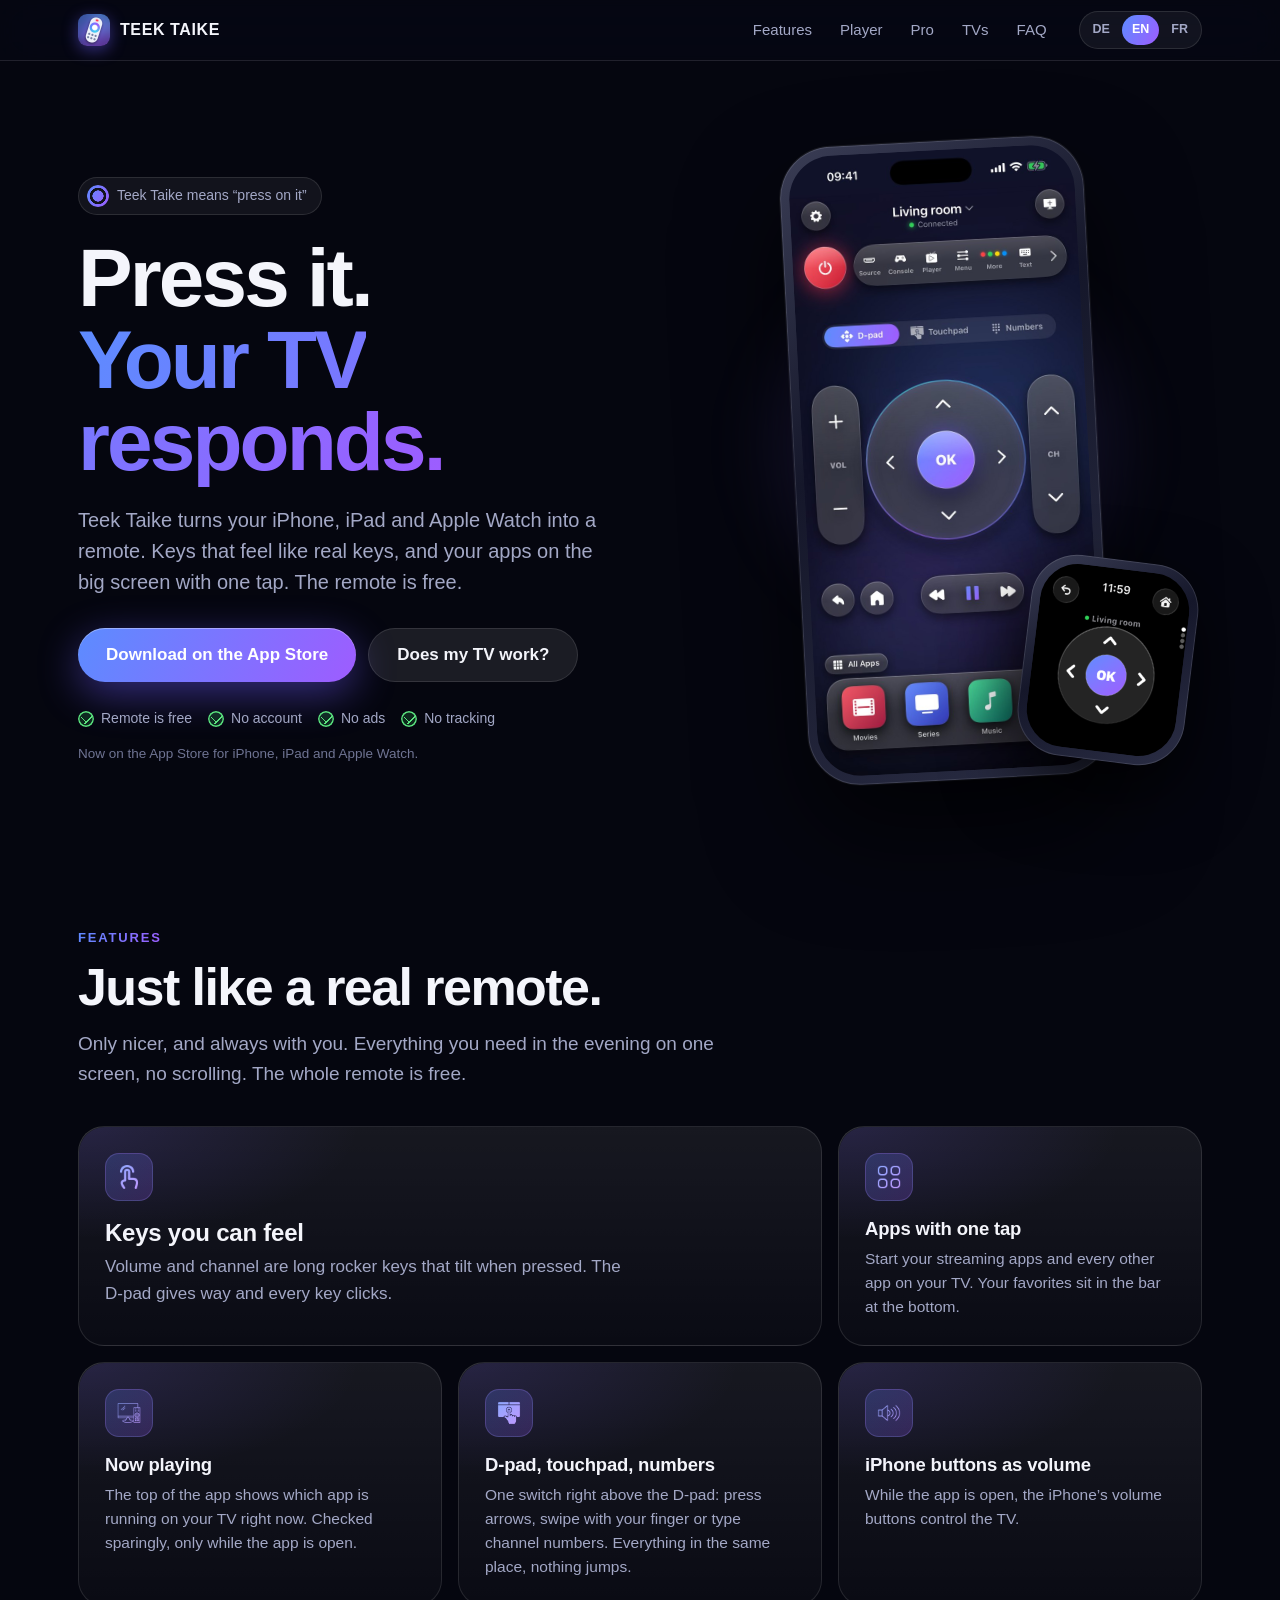
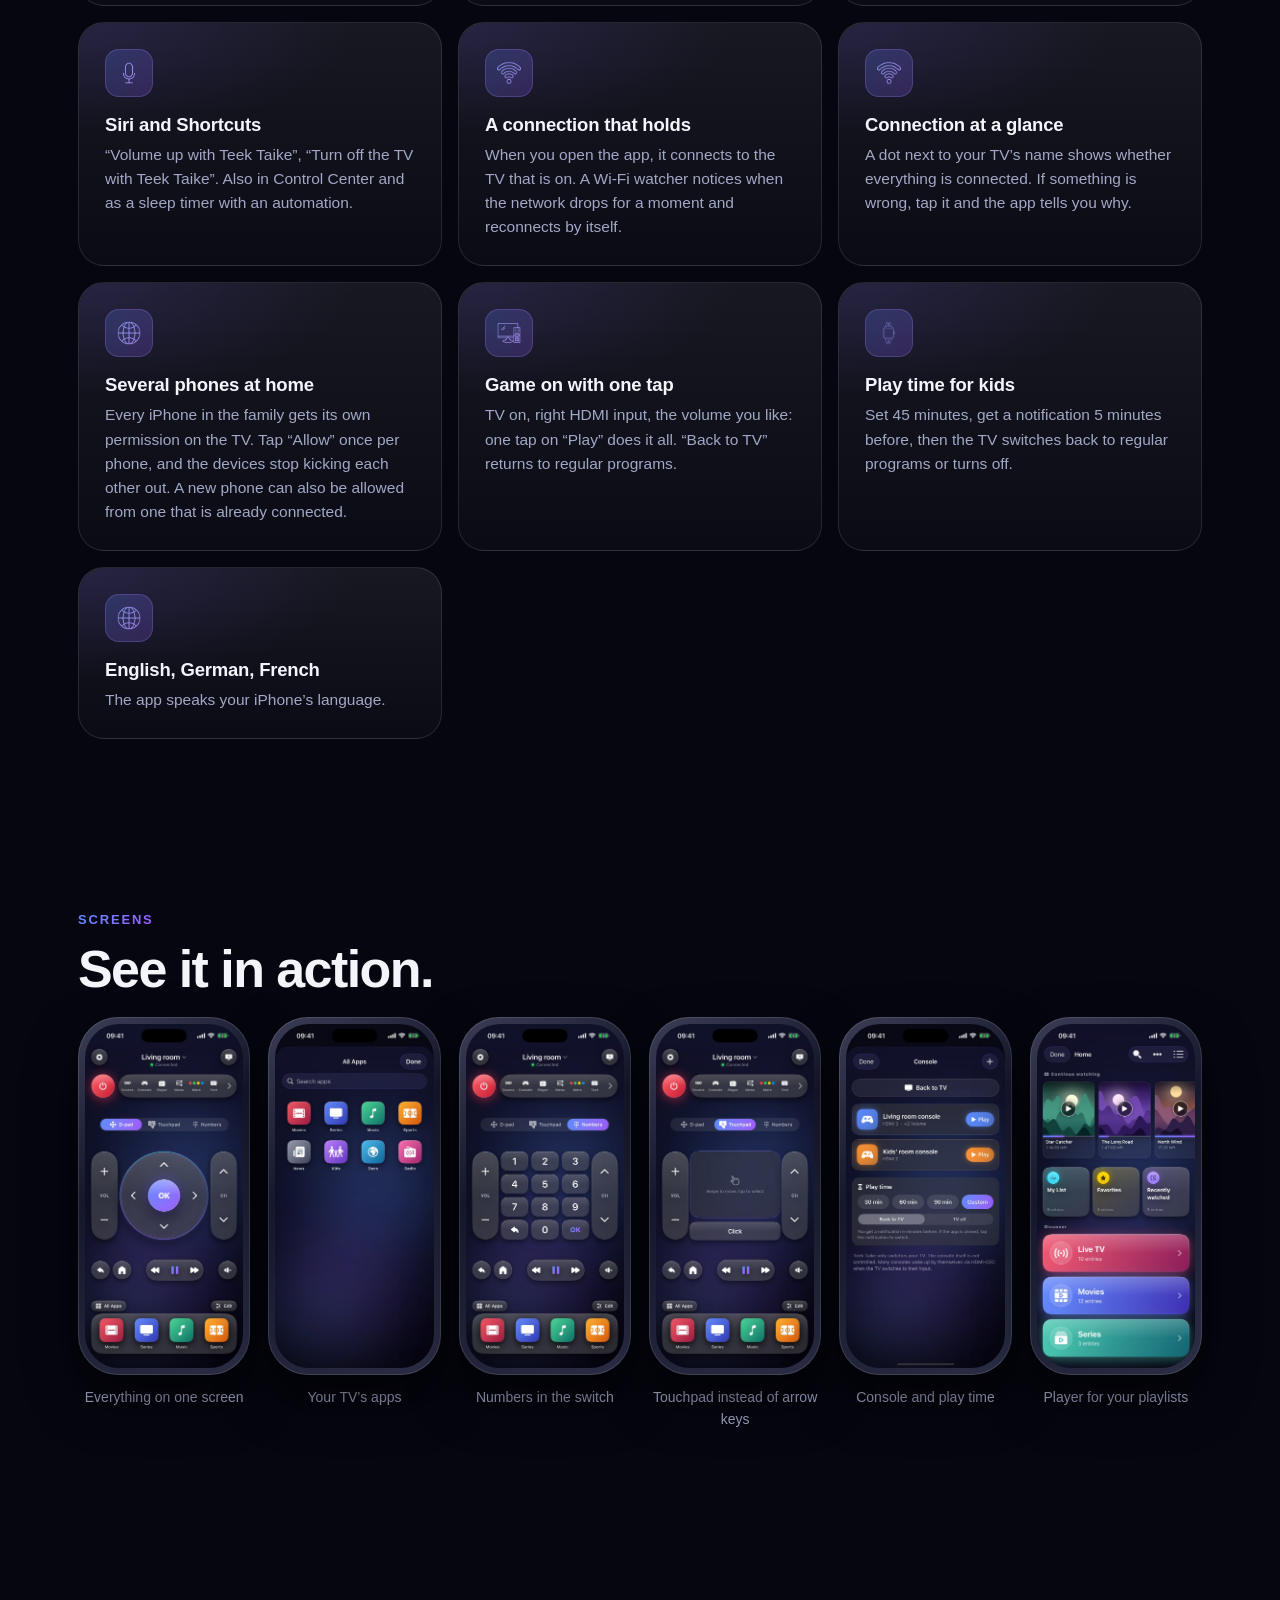
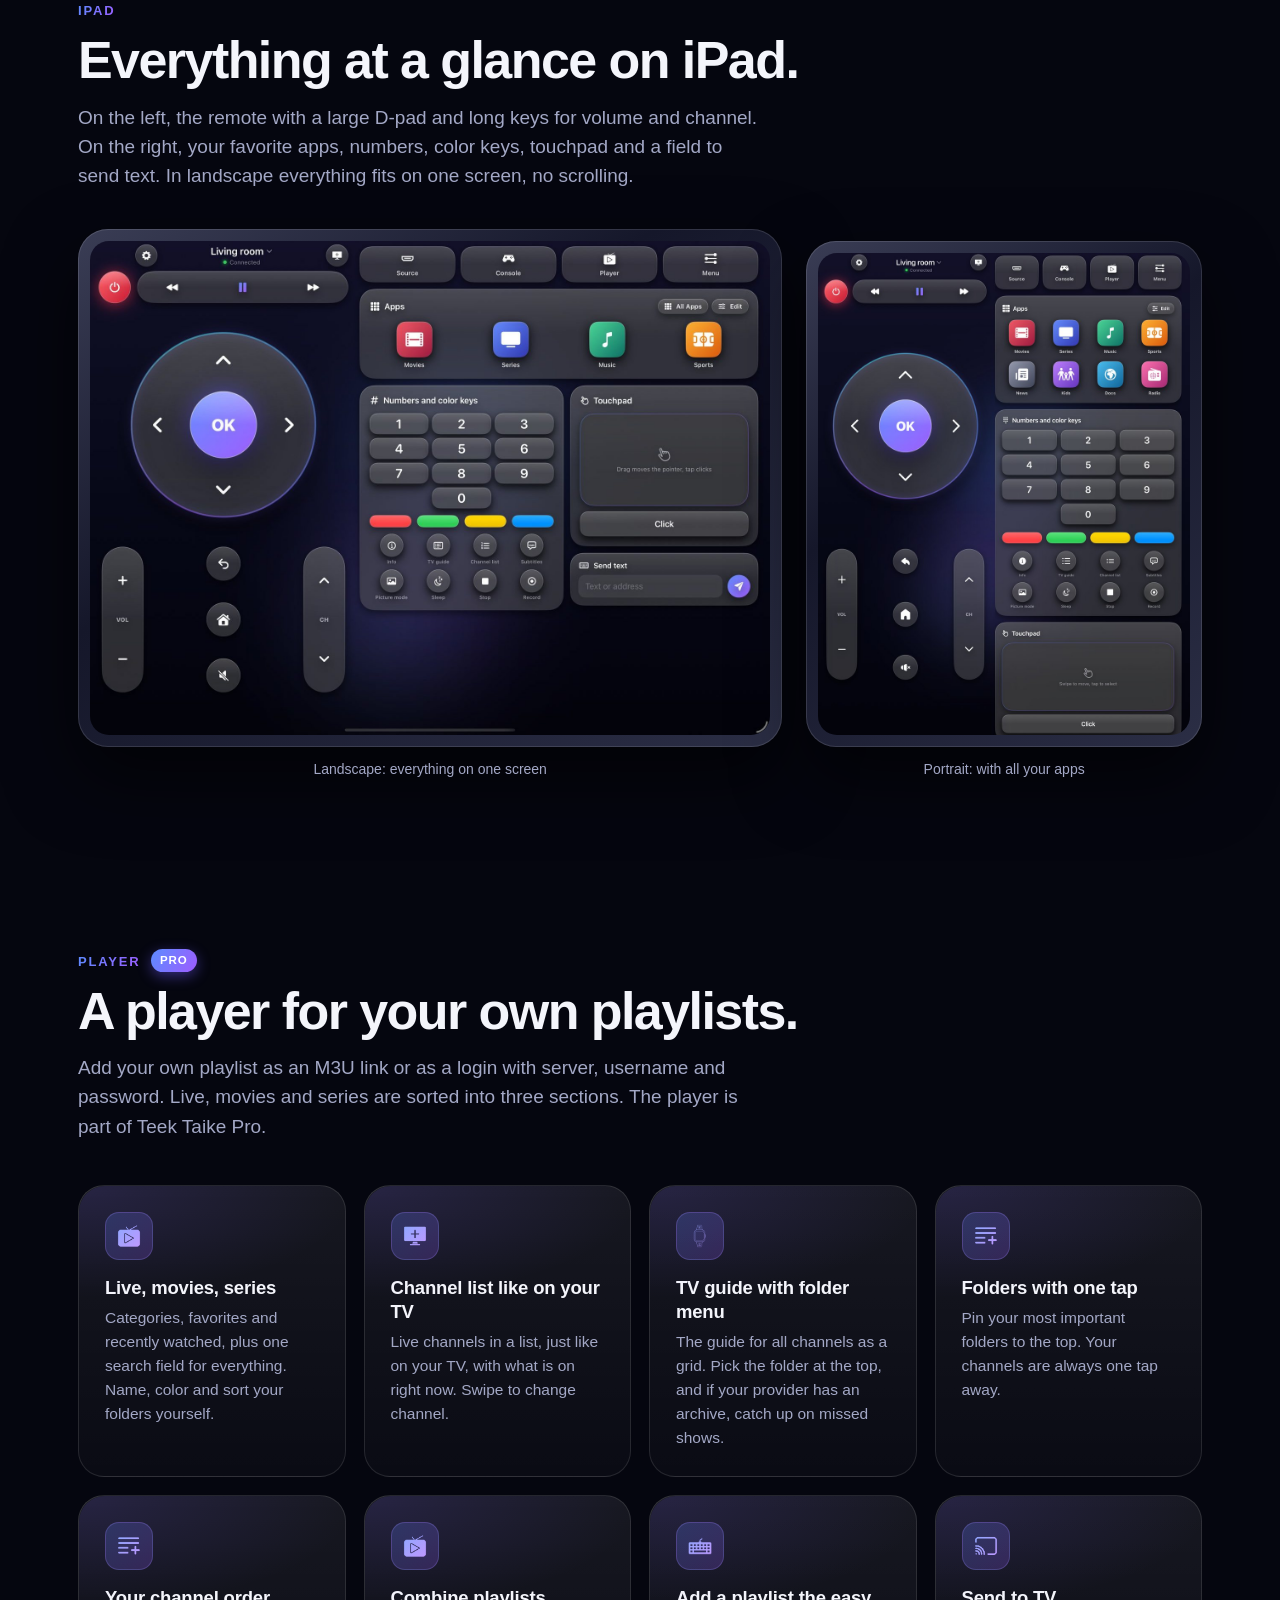
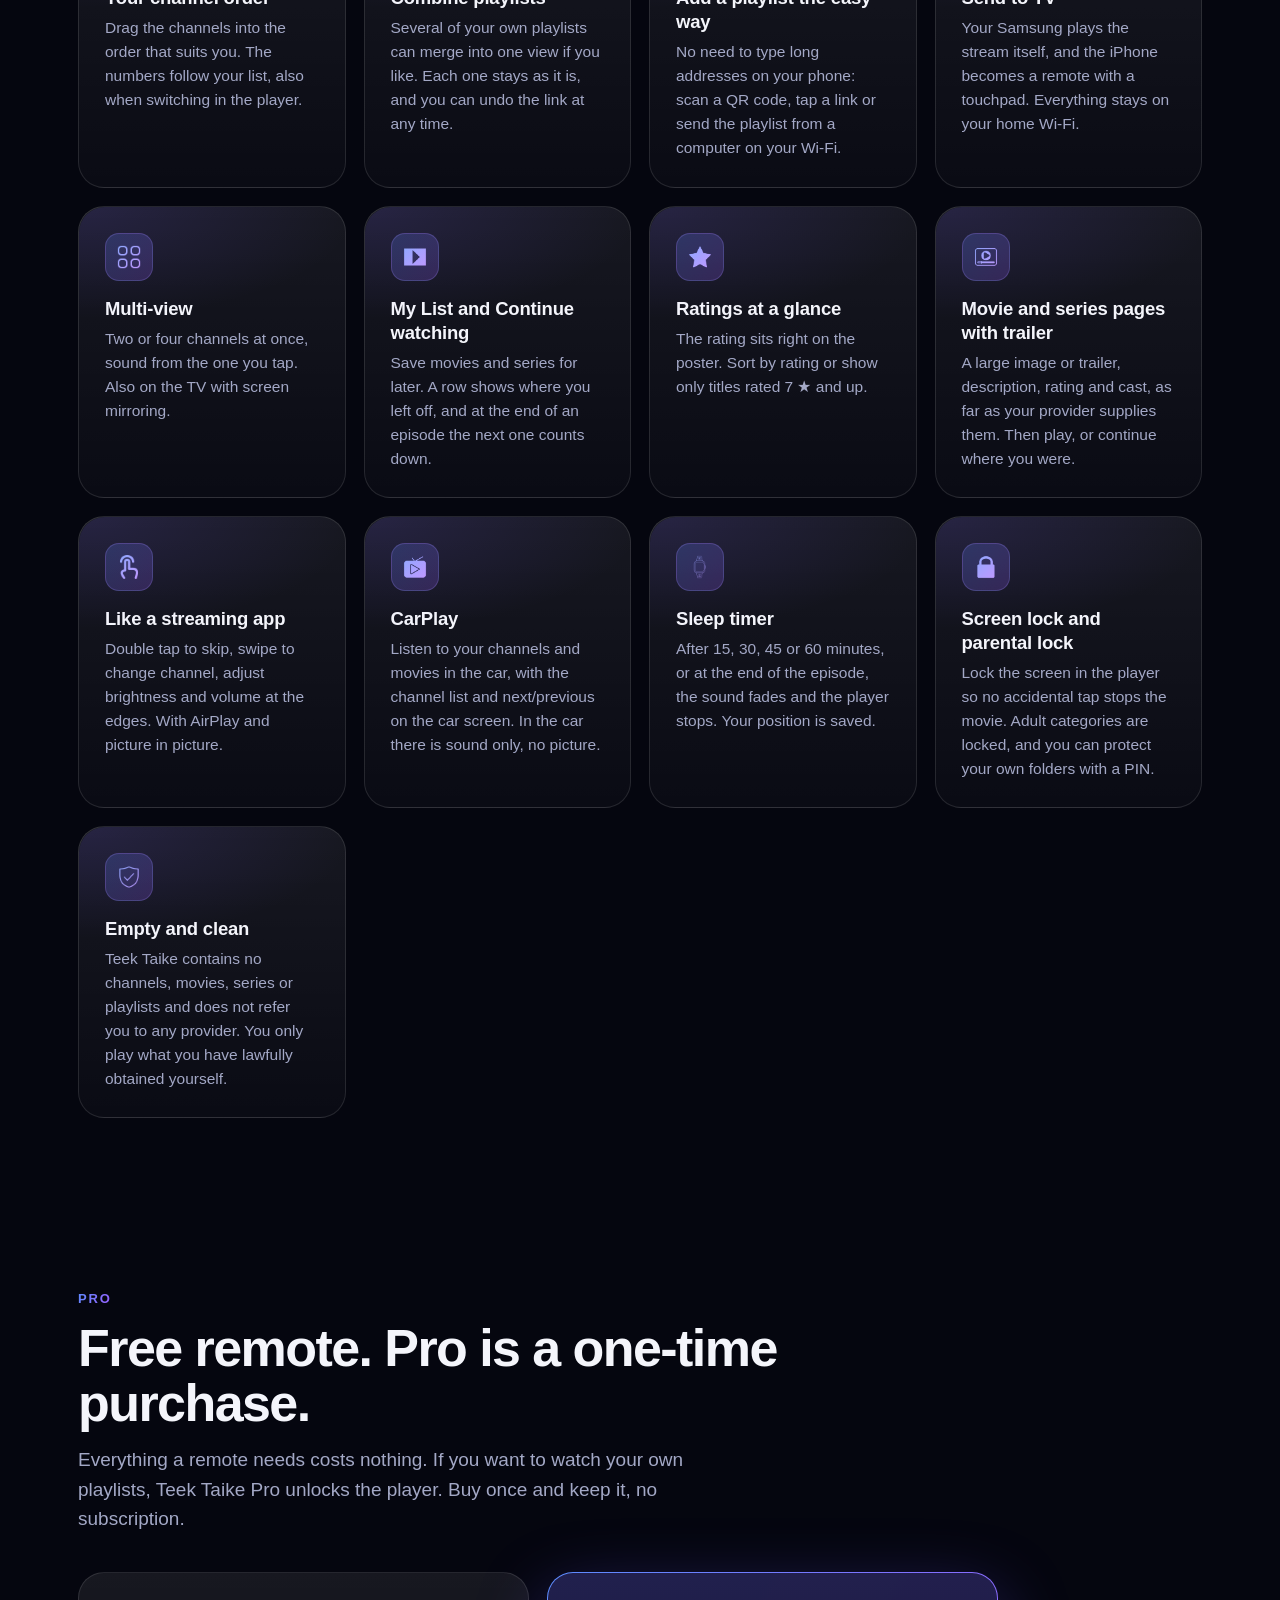
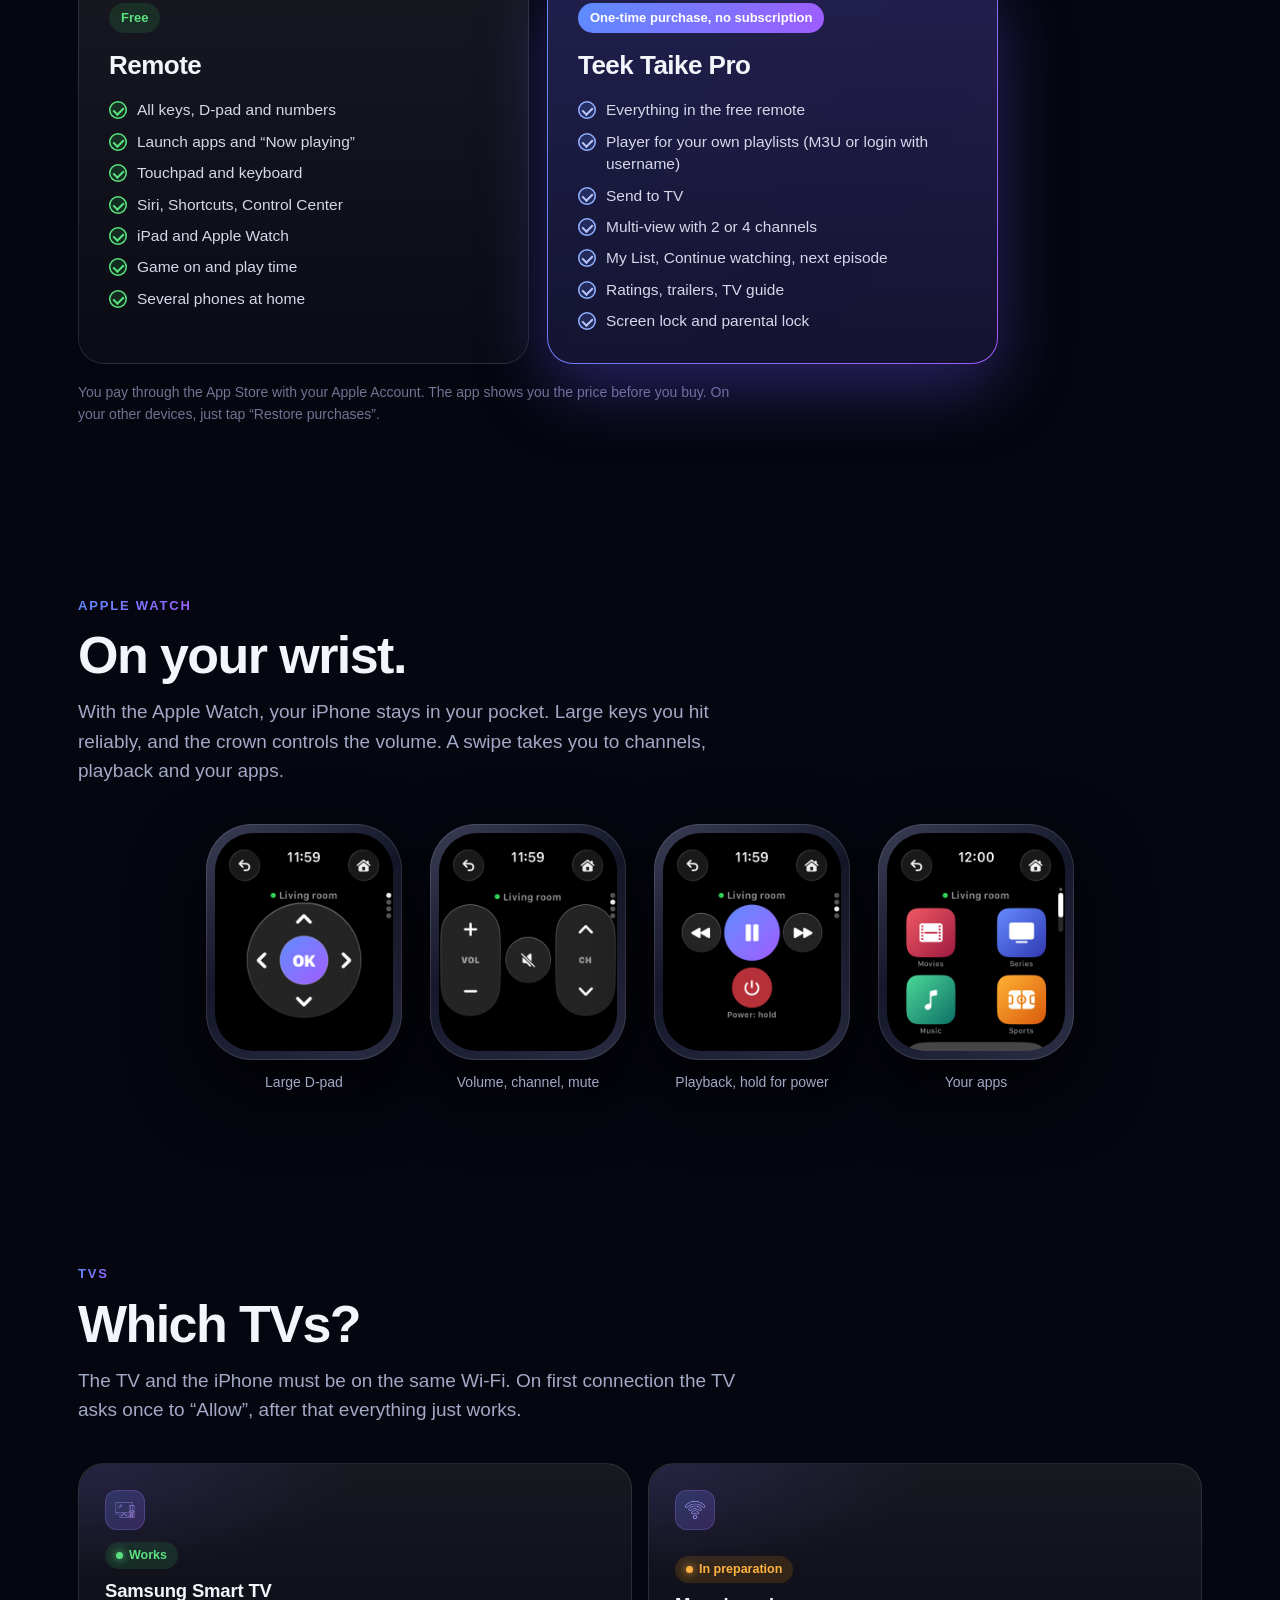
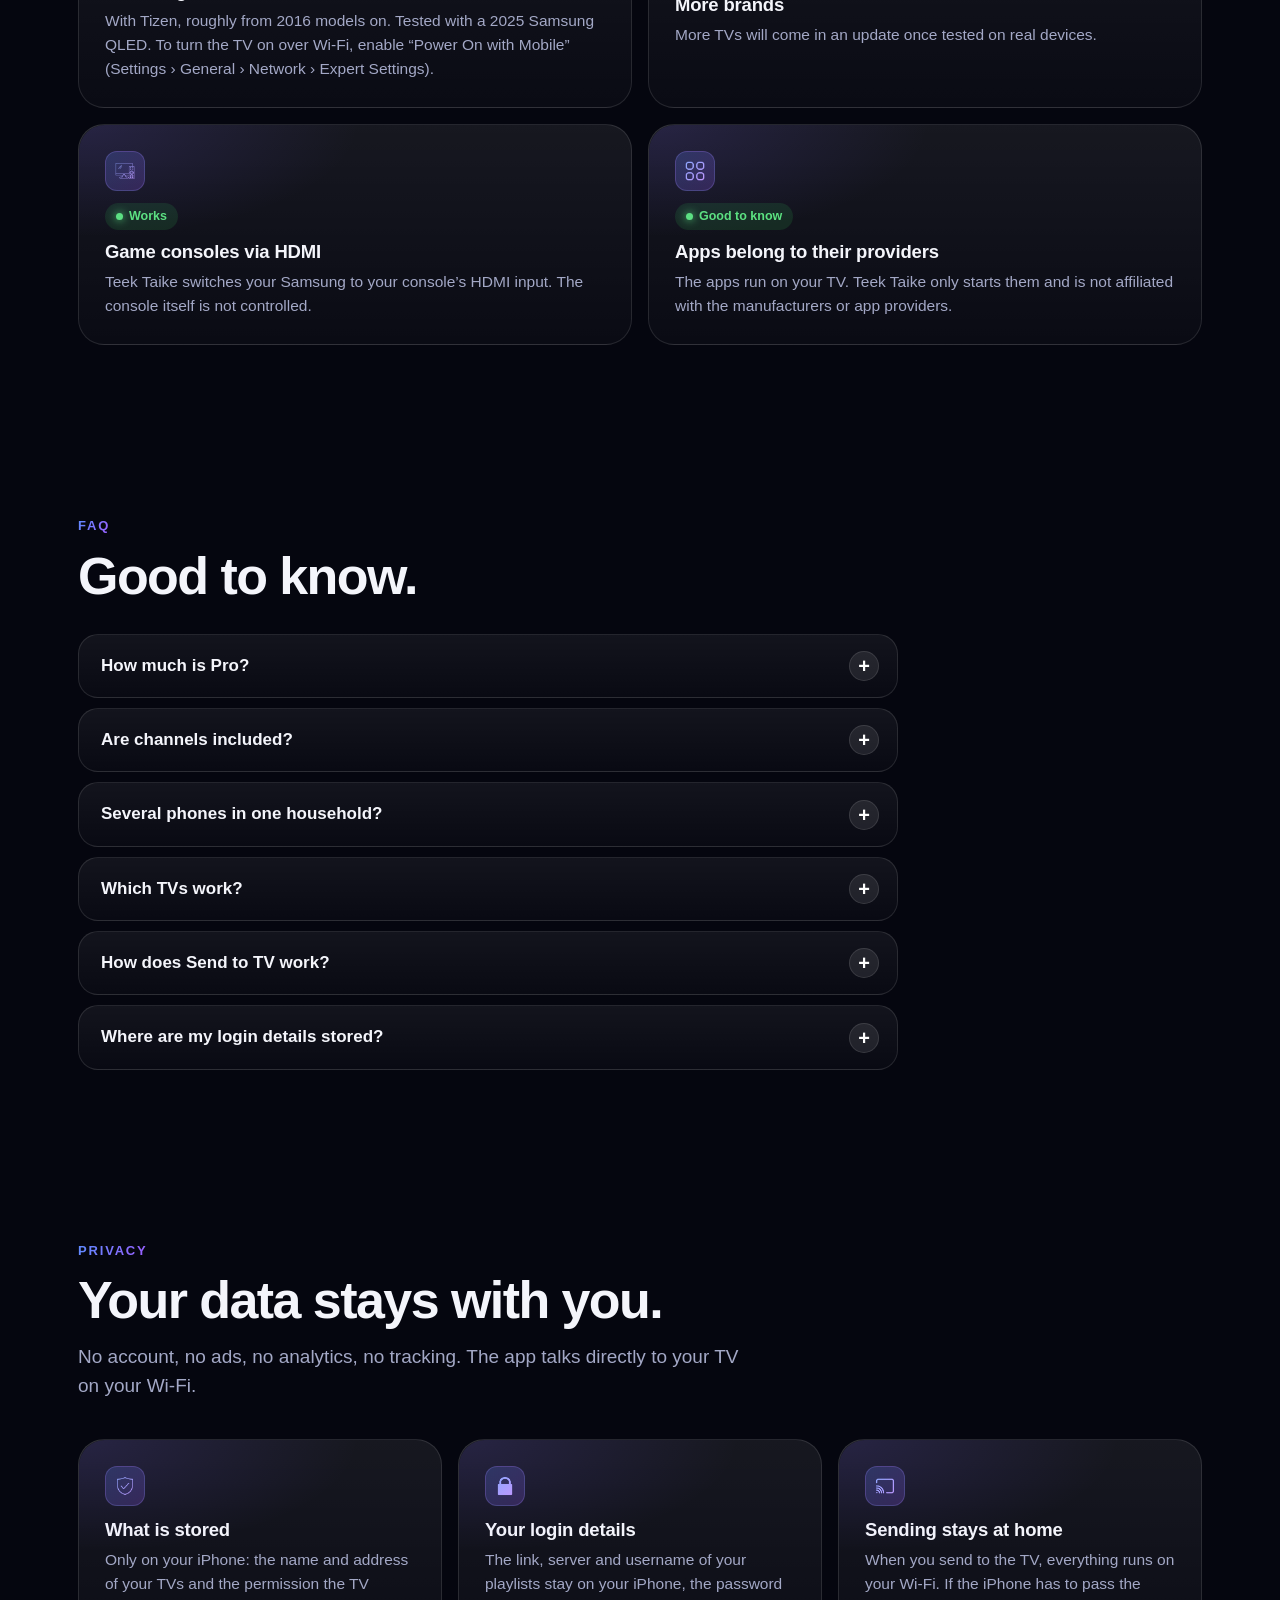
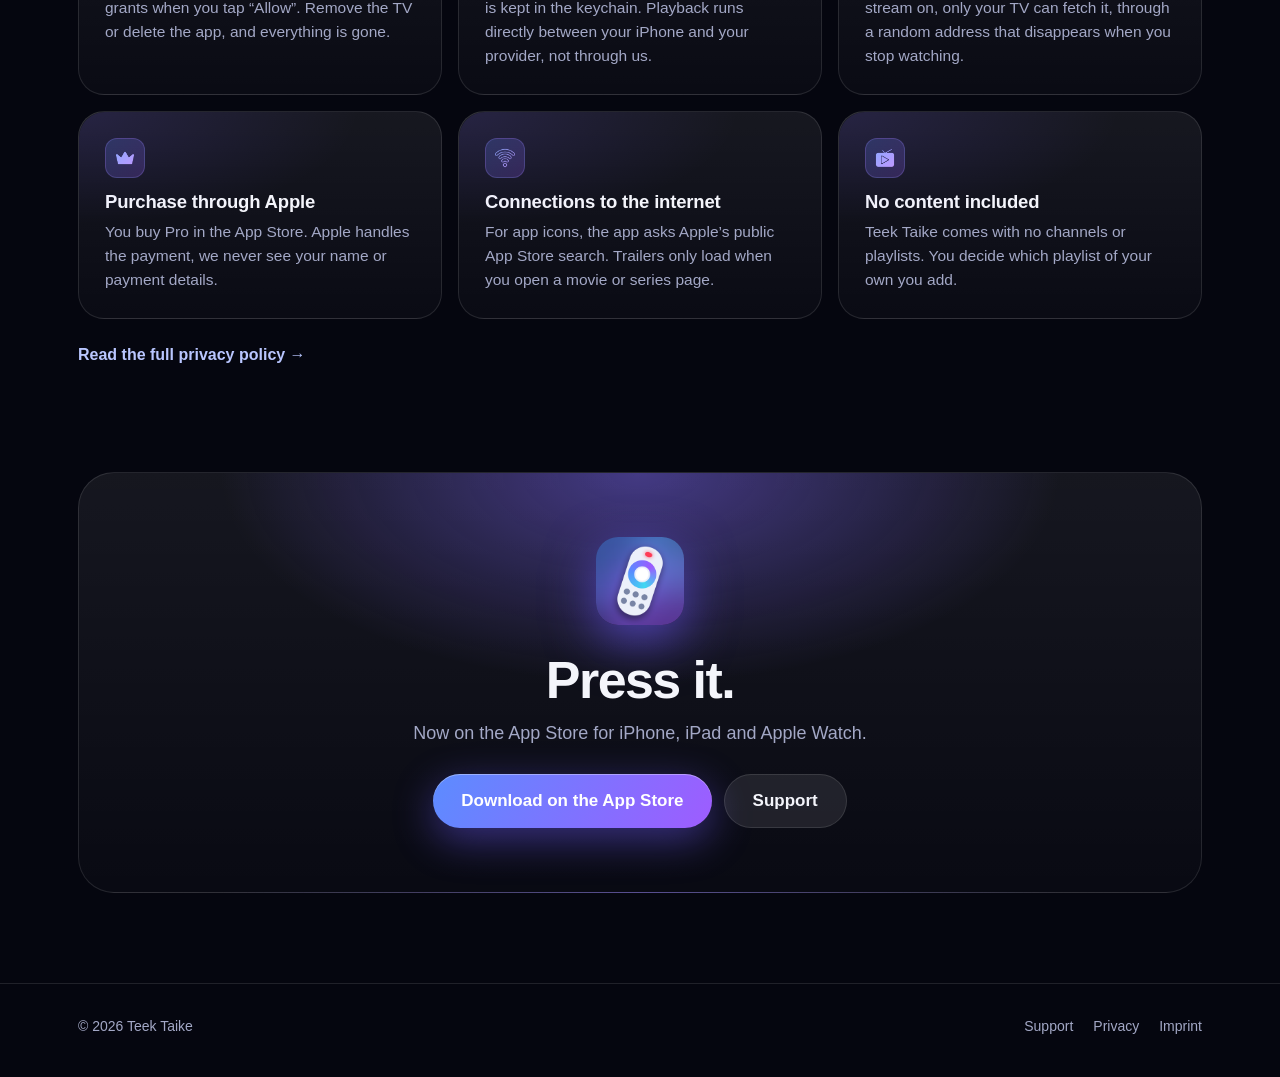
<file: en/index.html>
<!DOCTYPE html>
<html lang="en">
<head>
<meta charset="utf-8">
<meta name="viewport" content="width=device-width, initial-scale=1">
<title>Teek Taike: TV remote and player for iPhone, iPad and Apple Watch</title>
<meta name="description" content="Teek Taike turns your iPhone, iPad and Apple Watch into a free remote for Samsung Smart TVs. Teek Taike Pro, a one-time purchase with no subscription, adds a player for your own playlists. No account, no ads, no tracking.">
<meta name="theme-color" content="#0a0a16">
<meta property="og:type" content="website">
<meta property="og:site_name" content="Teek Taike">
<meta property="og:title" content="Teek Taike: TV remote and player for iPhone, iPad and Apple Watch">
<meta property="og:description" content="Teek Taike turns your iPhone, iPad and Apple Watch into a free remote for Samsung Smart TVs. Teek Taike Pro, a one-time purchase with no subscription, adds a player for your own playlists. No account, no ads, no tracking.">
<meta property="og:url" content="https://teektaike.github.io/en/">
<meta property="og:image" content="https://teektaike.github.io/bilder/teilen_en_1711.jpg">
<meta property="og:image:secure_url" content="https://teektaike.github.io/bilder/teilen_en_1711.jpg">
<meta property="og:image:type" content="image/jpeg">
<meta property="og:image:width" content="1200">
<meta property="og:image:height" content="630">
<meta property="og:image:alt" content="Teek Taike">
<meta property="og:locale" content="en_US">
<meta name="twitter:card" content="summary_large_image">
<meta name="twitter:title" content="Teek Taike: TV remote and player for iPhone, iPad and Apple Watch">
<meta name="twitter:description" content="Teek Taike turns your iPhone, iPad and Apple Watch into a free remote for Samsung Smart TVs. Teek Taike Pro, a one-time purchase with no subscription, adds a player for your own playlists. No account, no ads, no tracking.">
<meta name="twitter:image" content="https://teektaike.github.io/bilder/teilen_en_1711.jpg">
<link rel="apple-touch-icon" href="../bilder/icon.png">
<link rel="icon" href="../favicon.png">
<link rel="stylesheet" href="../style.css?v=20261117">
<link rel="alternate" hreflang="de" href="https://teektaike.github.io/">
<link rel="alternate" hreflang="en" href="https://teektaike.github.io/en/">
<link rel="alternate" hreflang="fr" href="https://teektaike.github.io/fr/">
<link rel="alternate" hreflang="x-default" href="https://teektaike.github.io/">
<link rel="canonical" href="https://teektaike.github.io/en/">
<meta http-equiv="Content-Security-Policy" content="default-src 'self'; img-src 'self' data:; style-src 'self' 'unsafe-inline'; script-src 'none'; object-src 'none'; base-uri 'self'; form-action 'none'">
<meta name="referrer" content="strict-origin-when-cross-origin">
</head>
<body class="mitnav">
<header>
  <div class="breite">
    <a class="marke" href="index.html"><img src="../bilder/icon.png" alt=""><span>TEEK TAIKE</span></a>
    <div class="rechts"><nav><a href="#funktionen">Features</a><a href="#player">Player</a><a href="#pro">Pro</a><a href="#fernseher">TVs</a><a href="#fragen">FAQ</a></nav><div class="sprachen"><a href="../index.html">DE</a><a href="../en/index.html" class="an">EN</a><a href="../fr/index.html">FR</a></div></div>
  </div>
</header>

<main class="breite">
  <div class="held">
    <div>
      <div class="bedeutung"><i></i>Teek Taike means “press on it”</div>
      <h1>Press it.<br><span class="verlauf">Your TV responds.</span></h1>
      <p class="unter">Teek Taike turns your iPhone, iPad and Apple Watch into a remote. Keys that feel like real keys, and your apps on the big screen with one tap. The remote is free.</p>
      <div class="knoepfe"><a class="knopf" href="https://apps.apple.com/app/teek-taike-tv-fernbedienung/id6832199569">Download on the App Store</a><a class="knopf still" href="#fernseher">Does my TV work?</a></div>
      <div class="vertrauen"><span>Remote is free</span><span>No account</span><span>No ads</span><span>No tracking</span></div>
      <p class="bald">Now on the App Store for iPhone, iPad and Apple Watch.</p>
    </div>
    <div class="geraete">
      <div class="handy"><img src="../bilder/en/iphone_haupt_1711.jpg" alt="Teek Taike on iPhone: D-pad, volume, channel and app tiles" width="660" height="1434" fetchpriority="high"></div>
      <div class="uhr schweben"><img src="../bilder/en/uhr_1711_0.png" alt="Teek Taike on Apple Watch" width="410" height="502"></div>
    </div>
  </div>

  <section id="funktionen">
    <span class="etikett verlauf">Features</span>
    <h2>Just like a real remote.</h2>
    <p class="einleitung">Only nicer, and always with you. Everything you need in the evening on one screen, no scrolling. The whole remote is free.</p>
    <div class="karten bento">
      <div class="karte zeigen"><div class="zeichen" style="--symbol:url(../bilder/symbole/tippen.png)"></div><h3>Keys you can feel</h3><p>Volume and channel are long rocker keys that tilt when pressed. The D-pad gives way and every key clicks.</p></div>
      <div class="karte zeigen"><div class="zeichen" style="--symbol:url(../bilder/symbole/apps.png)"></div><h3>Apps with one tap</h3><p>Start your streaming apps and every other app on your TV. Your favorites sit in the bar at the bottom.</p></div>
      <div class="karte zeigen"><div class="zeichen" style="--symbol:url(../bilder/symbole/fernseher.png)"></div><h3>Now playing</h3><p>The top of the app shows which app is running on your TV right now. Checked sparingly, only while the app is open.</p></div>
      <div class="karte zeigen"><div class="zeichen" style="--symbol:url(../bilder/symbole/touchpad.png)"></div><h3>D-pad, touchpad, numbers</h3><p>One switch right above the D-pad: press arrows, swipe with your finger or type channel numbers. Everything in the same place, nothing jumps.</p></div>
      <div class="karte zeigen"><div class="zeichen" style="--symbol:url(../bilder/symbole/lautstaerke.png)"></div><h3>iPhone buttons as volume</h3><p>While the app is open, the iPhone’s volume buttons control the TV.</p></div>
      <div class="karte zeigen"><div class="zeichen" style="--symbol:url(../bilder/symbole/mikrofon.png)"></div><h3>Siri and Shortcuts</h3><p>“Volume up with Teek Taike”, “Turn off the TV with Teek Taike”. Also in Control Center and as a sleep timer with an automation.</p></div>
      <div class="karte zeigen"><div class="zeichen" style="--symbol:url(../bilder/symbole/wlan.png)"></div><h3>A connection that holds</h3><p>When you open the app, it connects to the TV that is on. A Wi‑Fi watcher notices when the network drops for a moment and reconnects by itself.</p></div>
      <div class="karte zeigen"><div class="zeichen" style="--symbol:url(../bilder/symbole/wlan.png)"></div><h3>Connection at a glance</h3><p>A dot next to your TV’s name shows whether everything is connected. If something is wrong, tap it and the app tells you why.</p></div>
      <div class="karte zeigen"><div class="zeichen" style="--symbol:url(../bilder/symbole/sprachen.png)"></div><h3>Several phones at home</h3><p>Every iPhone in the family gets its own permission on the TV. Tap “Allow” once per phone, and the devices stop kicking each other out. A new phone can also be allowed from one that is already connected.</p></div>
      <div class="karte zeigen"><div class="zeichen" style="--symbol:url(../bilder/symbole/fernseher.png)"></div><h3>Game on with one tap</h3><p>TV on, right HDMI input, the volume you like: one tap on “Play” does it all. “Back to TV” returns to regular programs.</p></div>
      <div class="karte zeigen"><div class="zeichen" style="--symbol:url(../bilder/symbole/uhr.png)"></div><h3>Play time for kids</h3><p>Set 45 minutes, get a notification 5 minutes before, then the TV switches back to regular programs or turns off.</p></div>
      <div class="karte zeigen"><div class="zeichen" style="--symbol:url(../bilder/symbole/sprachen.png)"></div><h3>English, German, French</h3><p>The app speaks your iPhone’s language.</p></div>
    </div>
  </section>

  <section id="bilder">
    <span class="etikett verlauf">Screens</span>
    <h2>See it in action.</h2>
    <p class="wischhinweis">Swipe to browse →</p>
    <div class="reihe galerie">
      <figure class="zeigen"><div class="handy"><img src="../bilder/en/iphone_haupt_1711.jpg" alt="Everything on one screen" loading="lazy" width="660" height="1434"></div><figcaption>Everything on one screen</figcaption></figure>
      <figure class="zeigen"><div class="handy"><img src="../bilder/en/iphone_apps_1711.jpg" alt="Your TV’s apps" loading="lazy" width="660" height="1434"></div><figcaption>Your TV’s apps</figcaption></figure>
      <figure class="zeigen"><div class="handy"><img src="../bilder/en/iphone_ziffern_1711.jpg" alt="Numbers in the switch" loading="lazy" width="660" height="1434"></div><figcaption>Numbers in the switch</figcaption></figure>
      <figure class="zeigen"><div class="handy"><img src="../bilder/en/iphone_maus_1711.jpg" alt="Touchpad instead of arrow keys" loading="lazy" width="660" height="1434"></div><figcaption>Touchpad instead of arrow keys</figcaption></figure>
      <figure class="zeigen"><div class="handy"><img src="../bilder/en/iphone_konsole_1711.jpg" alt="Console and play time" loading="lazy" width="660" height="1434"></div><figcaption>Console and play time</figcaption></figure>
      <figure class="zeigen"><div class="handy"><img src="../bilder/en/iphone_player_1211.jpg" alt="Player for your playlists" loading="lazy" width="660" height="1434"></div><figcaption>Player for your playlists</figcaption></figure>
    </div>
  </section>

  <section id="ipad">
    <span class="etikett verlauf">iPad</span>
    <h2>Everything at a glance on iPad.</h2>
    <p class="einleitung">On the left, the remote with a large D-pad and long keys for volume and channel. On the right, your favorite apps, numbers, color keys, touchpad and a field to send text. In landscape everything fits on one screen, no scrolling.</p>
    <div class="ipadreihe">
      <figure class="zeigen"><div class="tablet"><img src="../bilder/en/ipad_quer.jpg" alt="Landscape: everything on one screen" loading="lazy" width="1600" height="1162"></div><figcaption>Landscape: everything on one screen</figcaption></figure>
      <figure class="zeigen"><div class="tablet"><img src="../bilder/en/ipad_hoch_1711.jpg" alt="Portrait: with all your apps" loading="lazy" width="900" height="1166"></div><figcaption>Portrait: with all your apps</figcaption></figure>
    </div>
  </section>

  <section id="player">
    <span class="etikett verlauf">Player</span> <span class="probadge">Pro</span>
    <h2>A player for your own playlists.</h2>
    <p class="einleitung">Add your own playlist as an M3U link or as a login with server, username and password. Live, movies and series are sorted into three sections. The player is part of Teek Taike Pro.</p>
    <p class="wischhinweis">Swipe to browse →</p>
    <div class="reihe spieler">
      <div class="karte"><div class="zeichen" style="--symbol:url(../bilder/symbole/iptv.png)"></div><h3>Live, movies, series</h3><p>Categories, favorites and recently watched, plus one search field for everything. Name, color and sort your folders yourself.</p></div>
      <div class="karte"><div class="zeichen" style="--symbol:url(../bilder/symbole/tv_neu.png)"></div><h3>Channel list like on your TV</h3><p>Live channels in a list, just like on your TV, with what is on right now. Swipe to change channel.</p></div>
      <div class="karte"><div class="zeichen" style="--symbol:url(../bilder/symbole/uhr.png)"></div><h3>TV guide with folder menu</h3><p>The guide for all channels as a grid. Pick the folder at the top, and if your provider has an archive, catch up on missed shows.</p></div>
      <div class="karte"><div class="zeichen" style="--symbol:url(../bilder/symbole/liste_plus.png)"></div><h3>Folders with one tap</h3><p>Pin your most important folders to the top. Your channels are always one tap away.</p></div>
      <div class="karte"><div class="zeichen" style="--symbol:url(../bilder/symbole/liste_plus.png)"></div><h3>Your channel order</h3><p>Drag the channels into the order that suits you. The numbers follow your list, also when switching in the player.</p></div>
      <div class="karte"><div class="zeichen" style="--symbol:url(../bilder/symbole/iptv.png)"></div><h3>Combine playlists</h3><p>Several of your own playlists can merge into one view if you like. Each one stays as it is, and you can undo the link at any time.</p></div>
      <div class="karte"><div class="zeichen" style="--symbol:url(../bilder/symbole/tastatur.png)"></div><h3>Add a playlist the easy way</h3><p>No need to type long addresses on your phone: scan a QR code, tap a link or send the playlist from a computer on your Wi‑Fi.</p></div>
      <div class="karte"><div class="zeichen" style="--symbol:url(../bilder/symbole/senden.png)"></div><h3>Send to TV</h3><p>Your Samsung plays the stream itself, and the iPhone becomes a remote with a touchpad. Everything stays on your home Wi‑Fi.</p></div>
      <div class="karte"><div class="zeichen" style="--symbol:url(../bilder/symbole/apps.png)"></div><h3>Multi-view</h3><p>Two or four channels at once, sound from the one you tap. Also on the TV with screen mirroring.</p></div>
      <div class="karte"><div class="zeichen" style="--symbol:url(../bilder/symbole/weiterschauen.png)"></div><h3>My List and Continue watching</h3><p>Save movies and series for later. A row shows where you left off, and at the end of an episode the next one counts down.</p></div>
      <div class="karte"><div class="zeichen" style="--symbol:url(../bilder/symbole/stern.png)"></div><h3>Ratings at a glance</h3><p>The rating sits right on the poster. Sort by rating or show only titles rated 7 ★ and up.</p></div>
      <div class="karte"><div class="zeichen" style="--symbol:url(../bilder/symbole/trailer.png)"></div><h3>Movie and series pages with trailer</h3><p>A large image or trailer, description, rating and cast, as far as your provider supplies them. Then play, or continue where you were.</p></div>
      <div class="karte"><div class="zeichen" style="--symbol:url(../bilder/symbole/tippen.png)"></div><h3>Like a streaming app</h3><p>Double tap to skip, swipe to change channel, adjust brightness and volume at the edges. With AirPlay and picture in picture.</p></div>
      <div class="karte"><div class="zeichen" style="--symbol:url(../bilder/symbole/iptv.png)"></div><h3>CarPlay</h3><p>Listen to your channels and movies in the car, with the channel list and next/previous on the car screen. In the car there is sound only, no picture.</p></div>
      <div class="karte"><div class="zeichen" style="--symbol:url(../bilder/symbole/uhr.png)"></div><h3>Sleep timer</h3><p>After 15, 30, 45 or 60 minutes, or at the end of the episode, the sound fades and the player stops. Your position is saved.</p></div>
      <div class="karte"><div class="zeichen" style="--symbol:url(../bilder/symbole/schloss_zu.png)"></div><h3>Screen lock and parental lock</h3><p>Lock the screen in the player so no accidental tap stops the movie. Adult categories are locked, and you can protect your own folders with a PIN.</p></div>
      <div class="karte"><div class="zeichen" style="--symbol:url(../bilder/symbole/schutz.png)"></div><h3>Empty and clean</h3><p>Teek Taike contains no channels, movies, series or playlists and does not refer you to any provider. You only play what you have lawfully obtained yourself.</p></div>
    </div>
  </section>

  <section id="pro">
    <span class="etikett verlauf">Pro</span>
    <h2>Free remote. Pro is a one-time purchase.</h2>
    <p class="einleitung">Everything a remote needs costs nothing. If you want to watch your own playlists, Teek Taike Pro unlocks the player. Buy once and keep it, no subscription.</p>
    <div class="plaene">
      <div class="plan frei zeigen"><span class="preis">Free</span><h3>Remote</h3><ul><li>All keys, D-pad and numbers</li><li>Launch apps and “Now playing”</li><li>Touchpad and keyboard</li><li>Siri, Shortcuts, Control Center</li><li>iPad and Apple Watch</li><li>Game on and play time</li><li>Several phones at home</li></ul></div>
      <div class="plan pro zeigen"><span class="preis">One-time purchase, no subscription</span><h3>Teek Taike Pro</h3><ul><li>Everything in the free remote</li><li>Player for your own playlists (M3U or login with username)</li><li>Send to TV</li><li>Multi-view with 2 or 4 channels</li><li>My List, Continue watching, next episode</li><li>Ratings, trailers, TV guide</li><li>Screen lock and parental lock</li></ul></div>
    </div>
    <p class="planfuss">You pay through the App Store with your Apple Account. The app shows you the price before you buy. On your other devices, just tap “Restore purchases”.</p>
  </section>

  <section id="uhr">
    <span class="etikett verlauf">Apple Watch</span>
    <h2>On your wrist.</h2>
    <p class="einleitung">With the Apple Watch, your iPhone stays in your pocket. Large keys you hit reliably, and the crown controls the volume. A swipe takes you to channels, playback and your apps.</p>
    <div class="uhrreihe">
      <figure class="zeigen"><div class="uhr"><img src="../bilder/en/uhr_1711_0.png" alt="Large D-pad" loading="lazy" width="410" height="502"></div><figcaption>Large D-pad</figcaption></figure>
      <figure class="zeigen"><div class="uhr"><img src="../bilder/en/uhr_1711_1.png" alt="Volume, channel, mute" loading="lazy" width="410" height="502"></div><figcaption>Volume, channel, mute</figcaption></figure>
      <figure class="zeigen"><div class="uhr"><img src="../bilder/en/uhr_1711_2.png" alt="Playback, hold for power" loading="lazy" width="410" height="502"></div><figcaption>Playback, hold for power</figcaption></figure>
      <figure class="zeigen"><div class="uhr"><img src="../bilder/en/uhr_1711_3.png" alt="Your apps" loading="lazy" width="410" height="502"></div><figcaption>Your apps</figcaption></figure>
    </div>
  </section>

  <section id="fernseher">
    <span class="etikett verlauf">TVs</span>
    <h2>Which TVs?</h2>
    <p class="einleitung">The TV and the iPhone must be on the same Wi‑Fi. On first connection the TV asks once to “Allow”, after that everything just works.</p>
    <div class="tvliste">
      <div class="karte zeigen"><div class="zeichen klein" style="--symbol:url(../bilder/symbole/fernseher.png)"></div><span class="status ja">Works</span><h3>Samsung Smart TV</h3><p>With Tizen, roughly from 2016 models on. Tested with a 2025 Samsung QLED. To turn the TV on over Wi‑Fi, enable “Power On with Mobile” (Settings › General › Network › Expert Settings).</p></div>
      <div class="karte zeigen"><div class="zeichen klein" style="--symbol:url(../bilder/symbole/wlan.png)"></div><span class="status bald">In preparation</span><h3>More brands</h3><p>More TVs will come in an update once tested on real devices.</p></div>
      <div class="karte zeigen"><div class="zeichen klein" style="--symbol:url(../bilder/symbole/fernseher.png)"></div><span class="status ja">Works</span><h3>Game consoles via HDMI</h3><p>Teek Taike switches your Samsung to your console’s HDMI input. The console itself is not controlled.</p></div>
      <div class="karte zeigen"><div class="zeichen klein" style="--symbol:url(../bilder/symbole/apps.png)"></div><span class="status ja">Good to know</span><h3>Apps belong to their providers</h3><p>The apps run on your TV. Teek Taike only starts them and is not affiliated with the manufacturers or app providers.</p></div>
    </div>
  </section>

  <section id="fragen">
    <span class="etikett verlauf">FAQ</span>
    <h2>Good to know.</h2>
    <div class="fragen">
      <details class="frage zeigen"><summary>How much is Pro?</summary><p>The remote is free. Teek Taike Pro is a one-time purchase in the App Store, no subscription and no hidden costs. The app shows the exact price in your currency before you buy.</p></details>
      <details class="frage zeigen"><summary>Are channels included?</summary><p>No. Teek Taike contains no channels, movies, series or playlists and does not refer you to any provider. The player only plays your own playlists that you have lawfully obtained, as an M3U link or a login with username.</p></details>
      <details class="frage zeigen"><summary>Several phones in one household?</summary><p>Sure. Every iPhone registers with the TV under its own name, and the TV asks “Allow?” once per phone. After that, everyone controls the same TV without kicking each other out. Pro works on all devices with your Apple Account.</p></details>
      <details class="frage zeigen"><summary>Which TVs work?</summary><p>Samsung Smart TVs with Tizen, roughly from 2016 models on. The TV and the iPhone must be on the same Wi‑Fi. More brands will come in an update once tested on real devices.</p></details>
      <details class="frage zeigen"><summary>How does Send to TV work?</summary><p>Tap Send in the player and your Samsung plays the stream itself. The iPhone becomes the remote. If your provider allows only one connection, the iPhone fetches the stream and passes it on to the TV over your Wi‑Fi. The app stays open for this.</p></details>
      <details class="frage zeigen"><summary>Where are my login details stored?</summary><p>Only on your iPhone. Your playlist’s password is kept in the iOS keychain. There is no account with us, no ads and no tracking.</p></details>
    </div>
  </section>

  <section id="datenschutz">
    <span class="etikett verlauf">Privacy</span>
    <h2>Your data stays with you.</h2>
    <p class="einleitung">No account, no ads, no analytics, no tracking. The app talks directly to your TV on your Wi‑Fi.</p>
    <div class="schutz">
      <div class="karte zeigen"><div class="zeichen klein" style="--symbol:url(../bilder/symbole/schutz.png)"></div><h3>What is stored</h3><p>Only on your iPhone: the name and address of your TVs and the permission the TV grants when you tap “Allow”. Remove the TV or delete the app, and everything is gone.</p></div>
      <div class="karte zeigen"><div class="zeichen klein" style="--symbol:url(../bilder/symbole/schloss_zu.png)"></div><h3>Your login details</h3><p>The link, server and username of your playlists stay on your iPhone, the password is kept in the keychain. Playback runs directly between your iPhone and your provider, not through us.</p></div>
      <div class="karte zeigen"><div class="zeichen klein" style="--symbol:url(../bilder/symbole/senden.png)"></div><h3>Sending stays at home</h3><p>When you send to the TV, everything runs on your Wi‑Fi. If the iPhone has to pass the stream on, only your TV can fetch it, through a random address that disappears when you stop watching.</p></div>
      <div class="karte zeigen"><div class="zeichen klein" style="--symbol:url(../bilder/symbole/pro.png)"></div><h3>Purchase through Apple</h3><p>You buy Pro in the App Store. Apple handles the payment, we never see your name or payment details.</p></div>
      <div class="karte zeigen"><div class="zeichen klein" style="--symbol:url(../bilder/symbole/wlan.png)"></div><h3>Connections to the internet</h3><p>For app icons, the app asks Apple’s public App Store search. Trailers only load when you open a movie or series page.</p></div>
      <div class="karte zeigen"><div class="zeichen klein" style="--symbol:url(../bilder/symbole/iptv.png)"></div><h3>No content included</h3><p>Teek Taike comes with no channels or playlists. You decide which playlist of your own you add.</p></div>
    </div>
    <a class="mehr" href="privacy.html">Read the full privacy policy →</a>
  </section>

  <div class="schluss zeigen">
    <img src="../bilder/icon.png" alt="" width="88" height="88" loading="lazy">
    <h2>Press it.</h2>
    <p>Now on the App Store for iPhone, iPad and Apple Watch.</p>
    <div class="knoepfe"><a class="knopf" href="https://apps.apple.com/app/teek-taike-tv-fernbedienung/id6832199569">Download on the App Store</a><a class="knopf still" href="support.html">Support</a></div>
  </div>
</main>
<footer>
  <div class="breite">
    <span>© 2026 Teek Taike</span>
    <span class="links"><a href="support.html">Support</a><a href="privacy.html">Privacy</a><a href="imprint.html">Imprint</a></span>
  </div>
</footer>
</body>
</html>
</file>
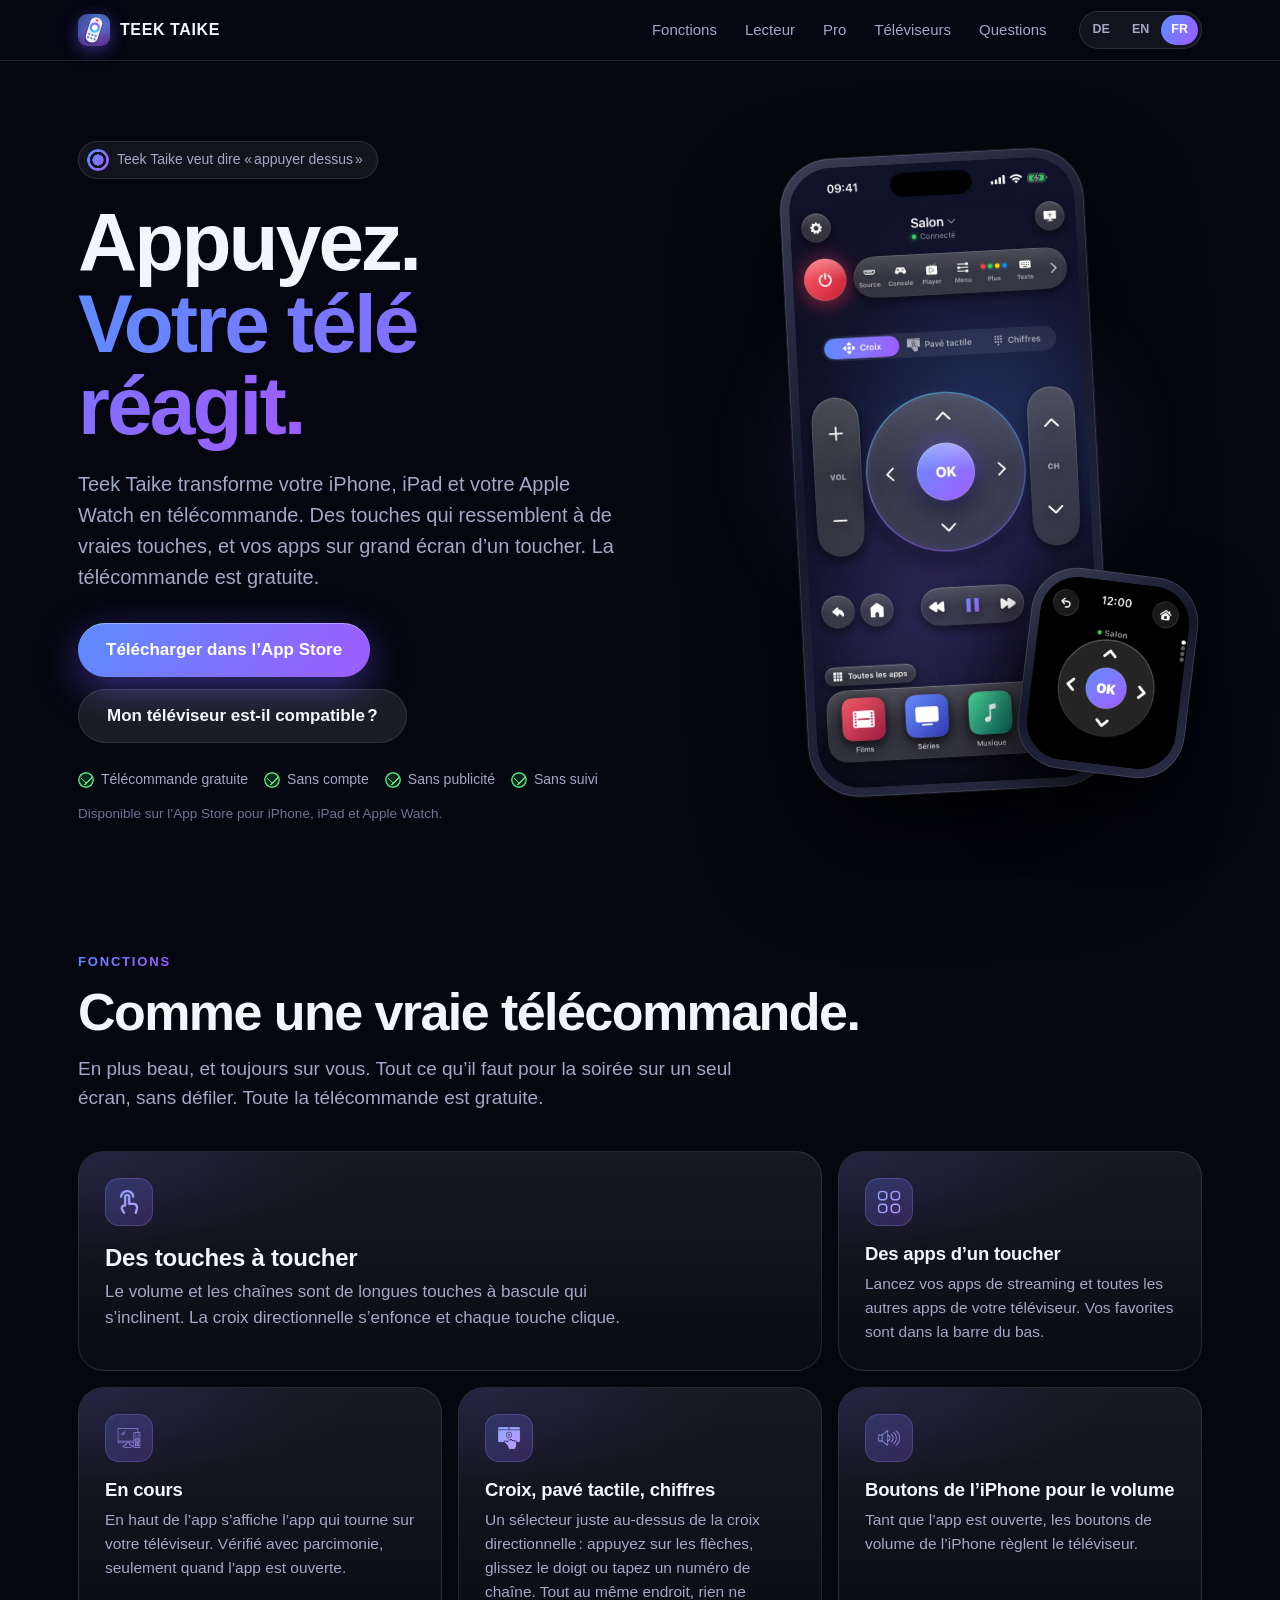
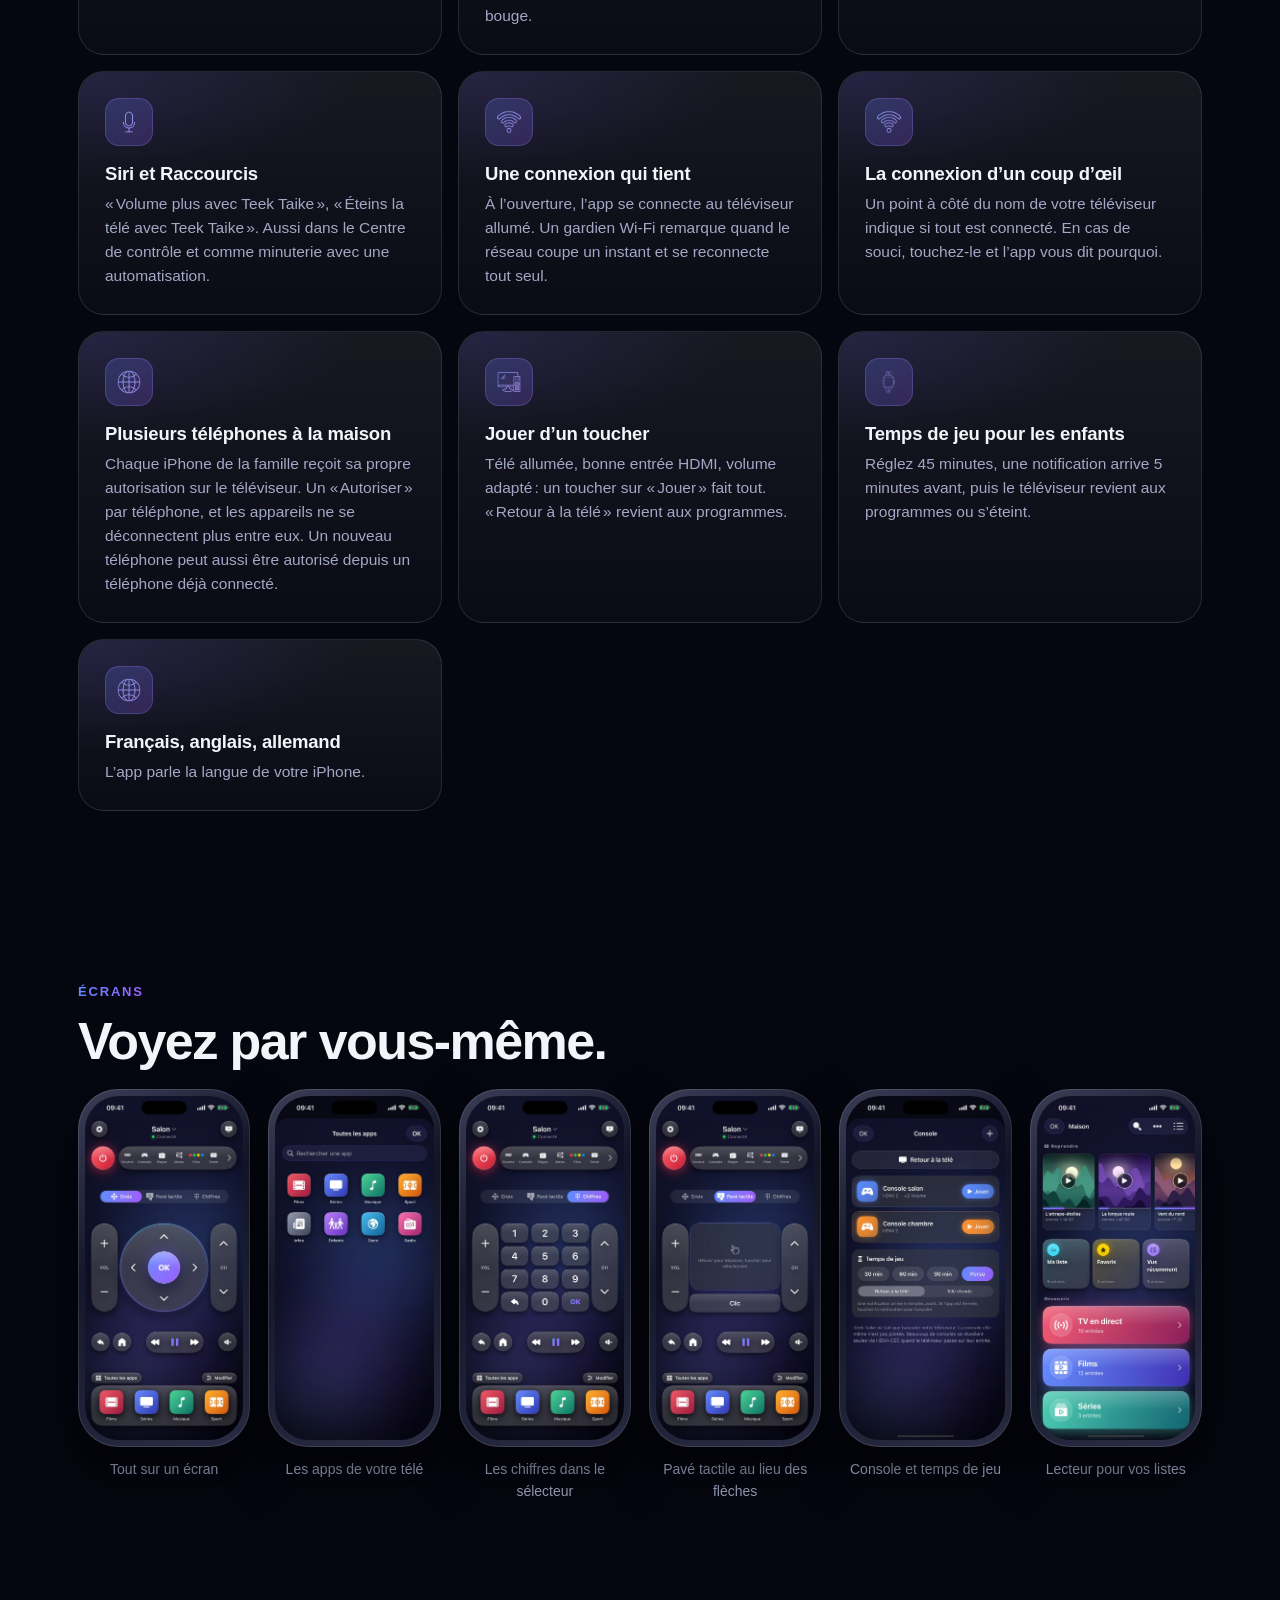
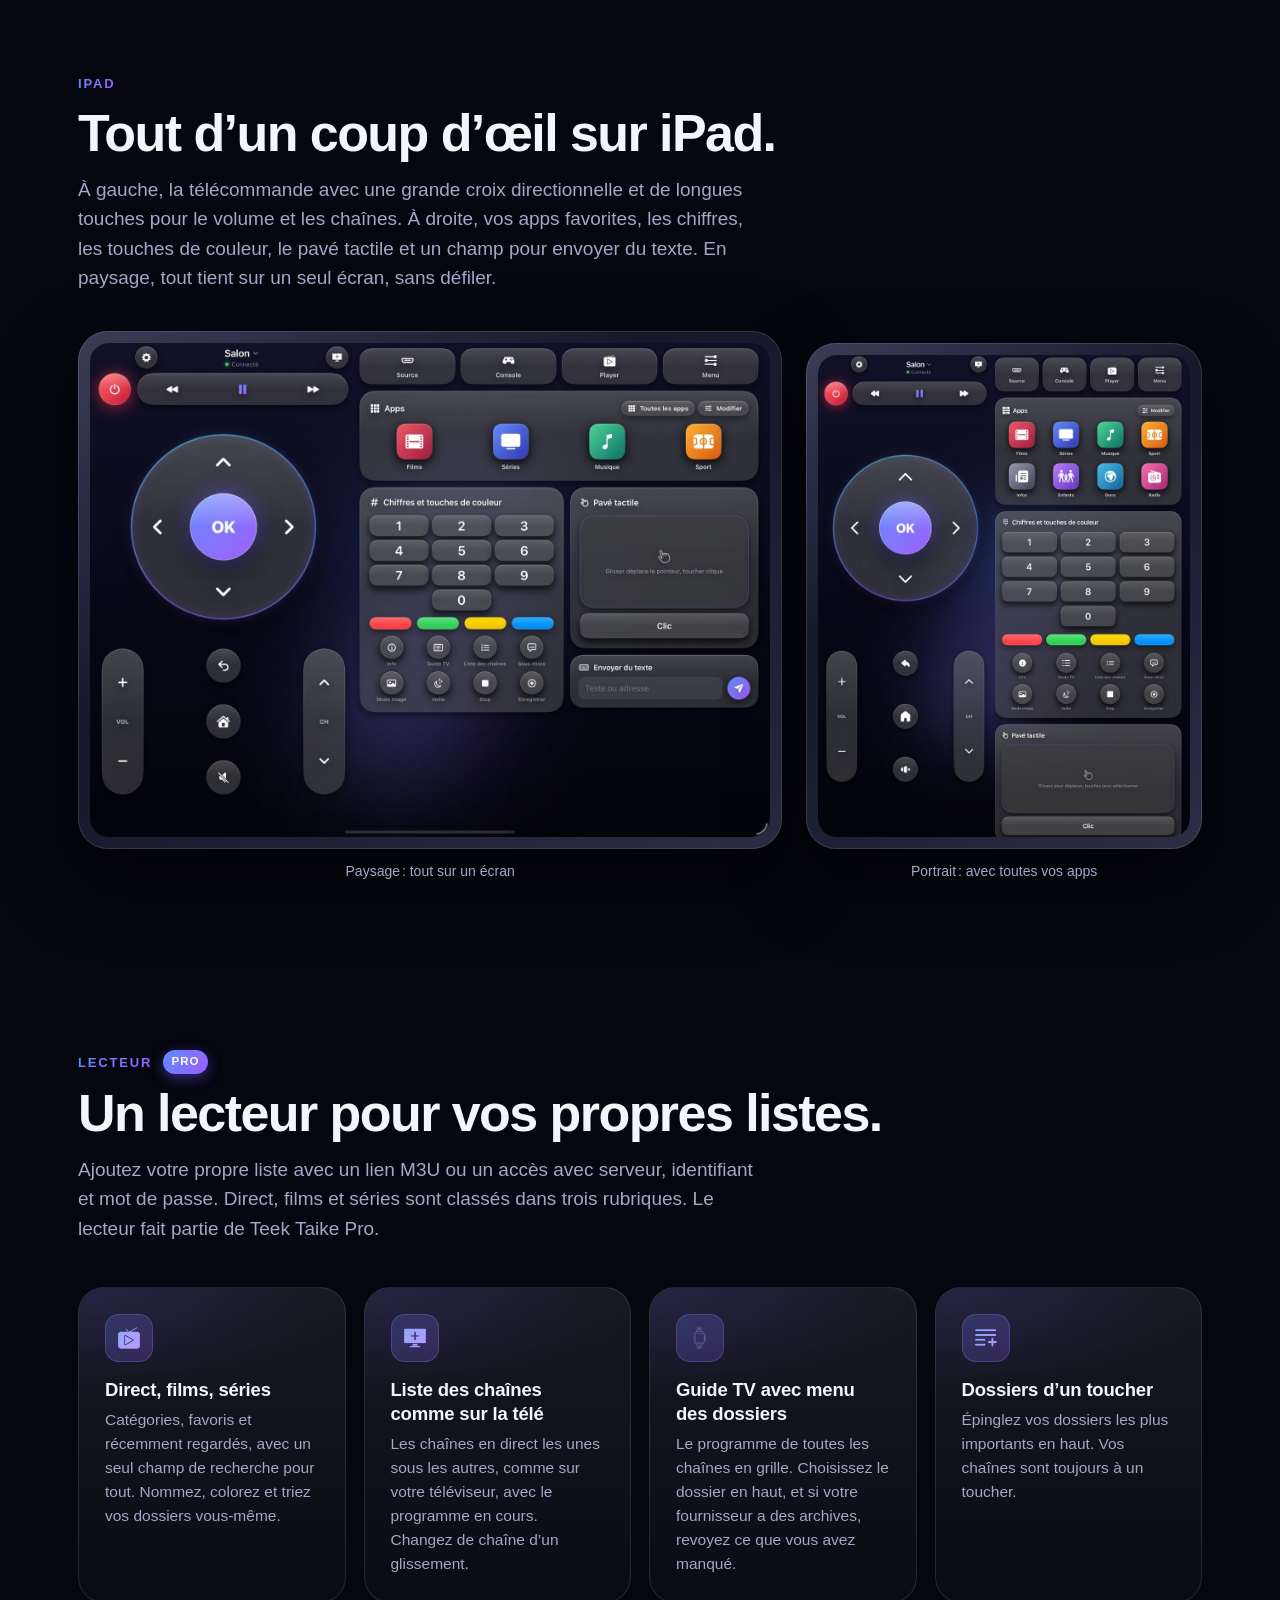
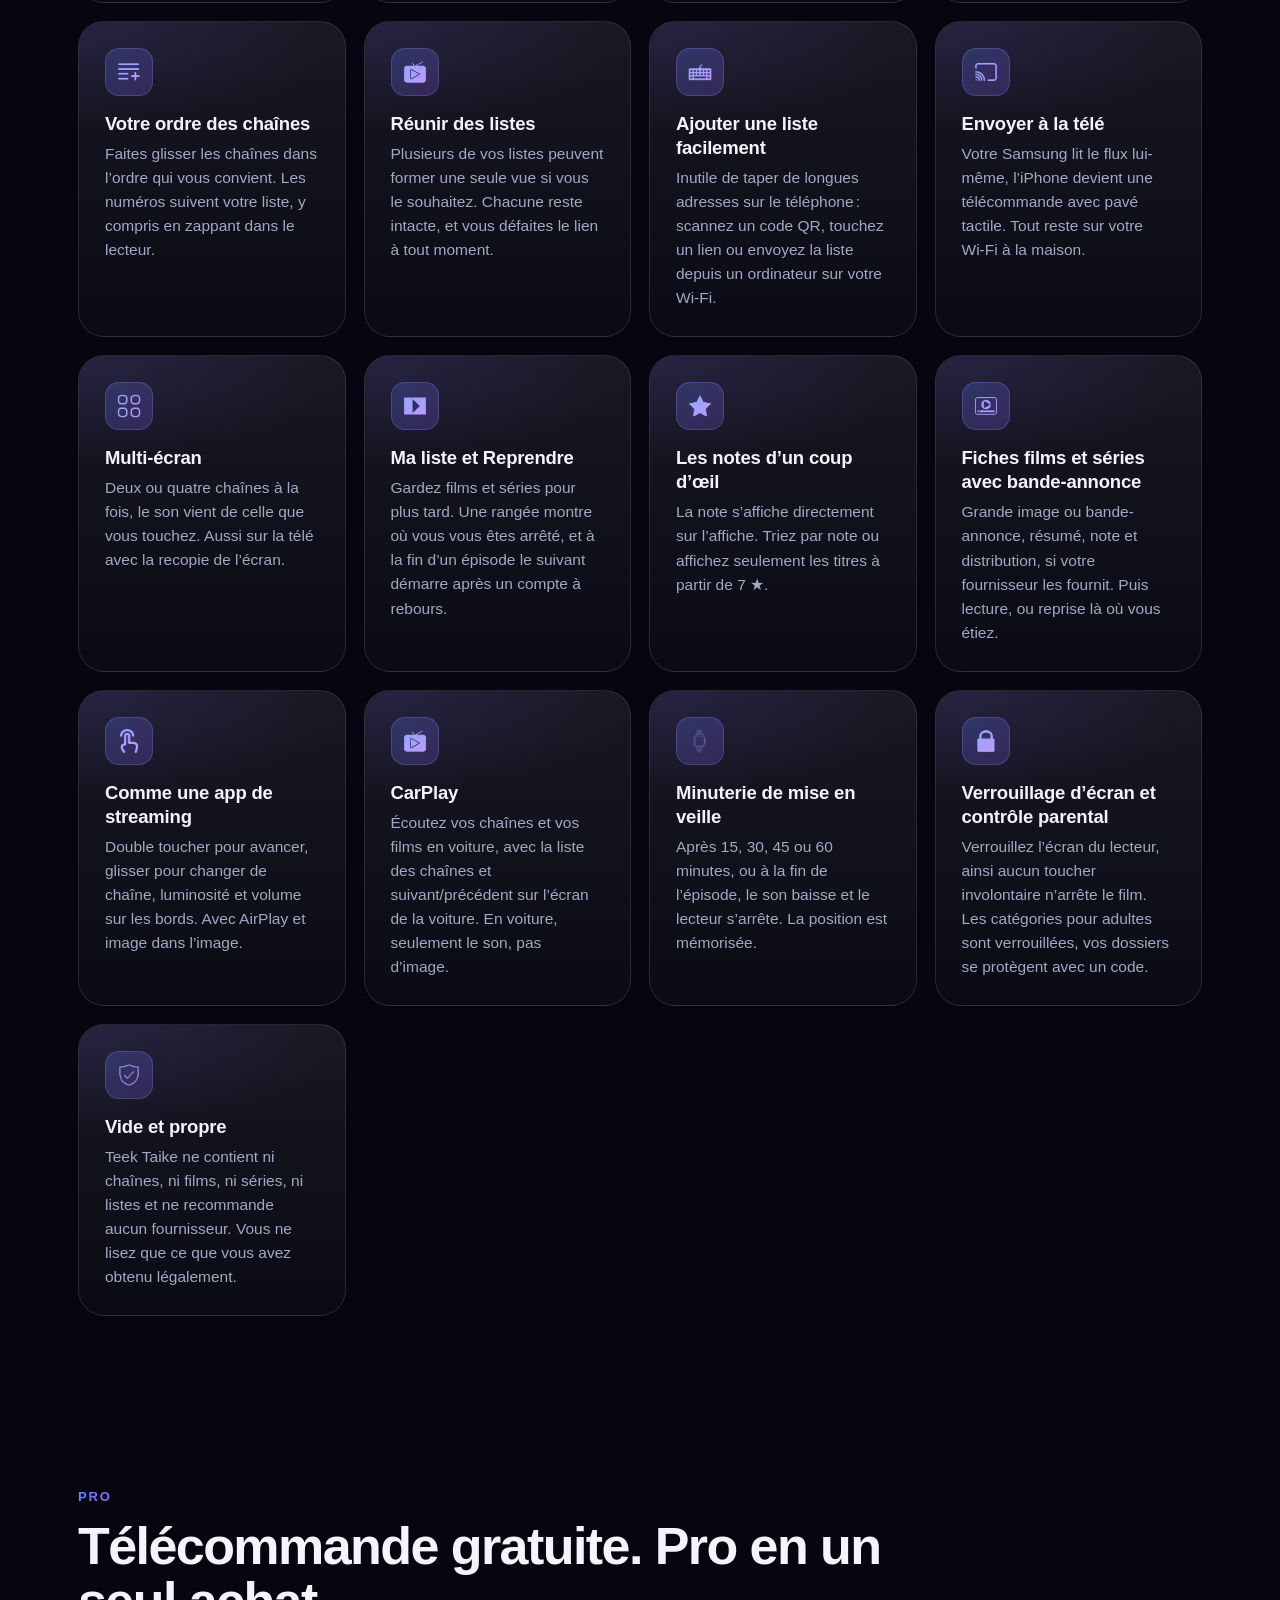
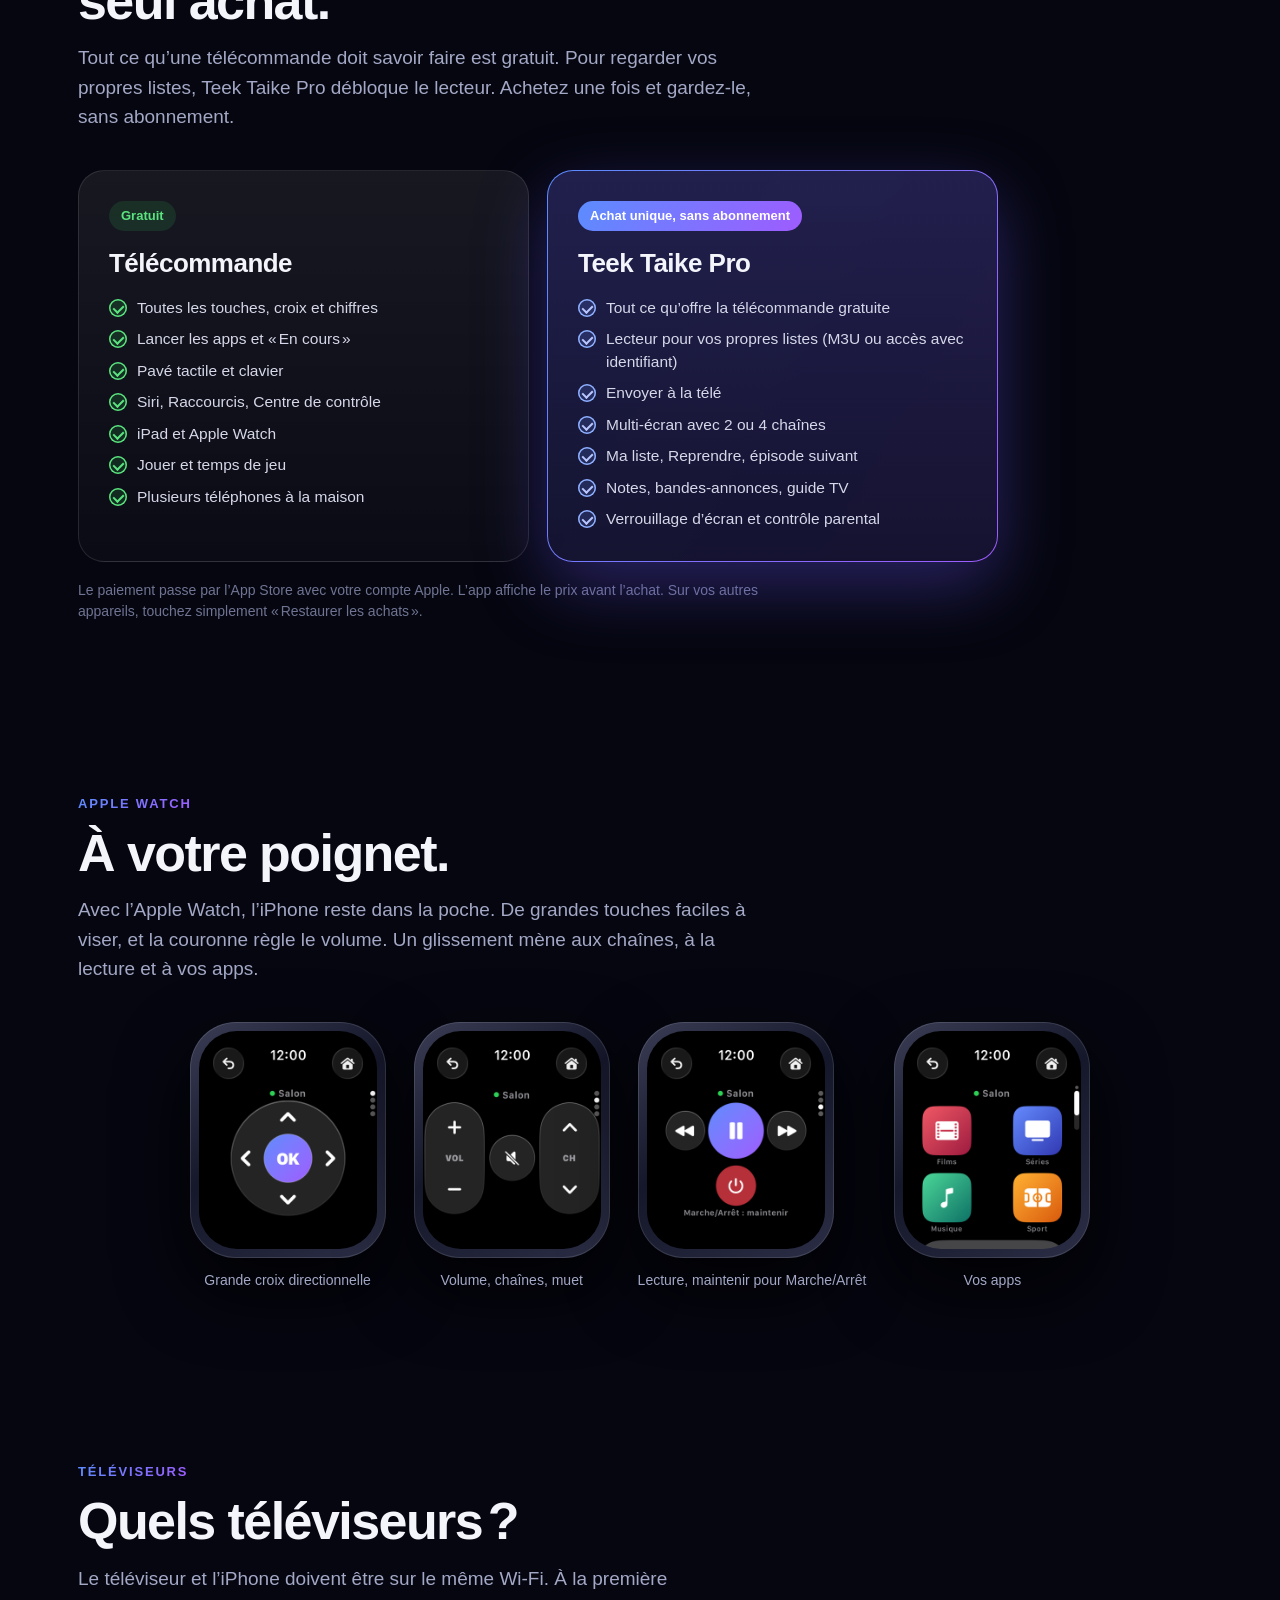
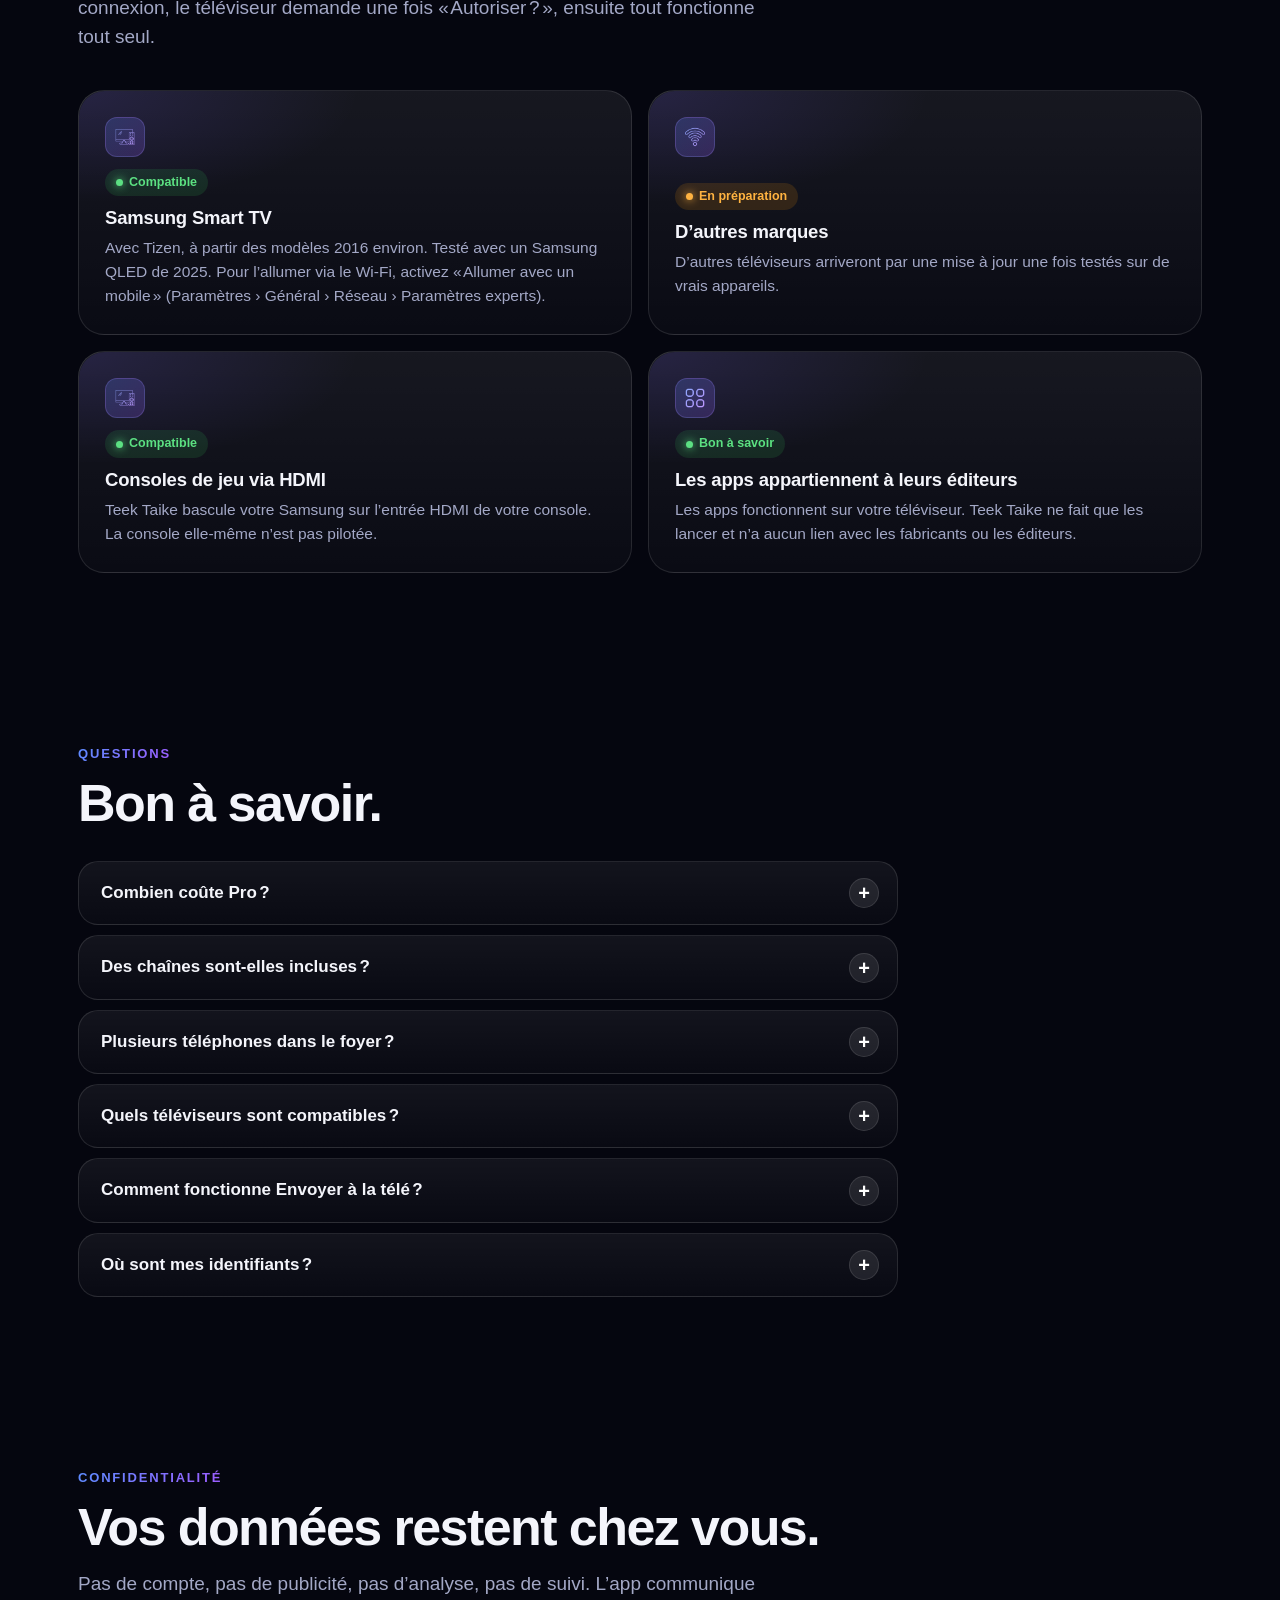
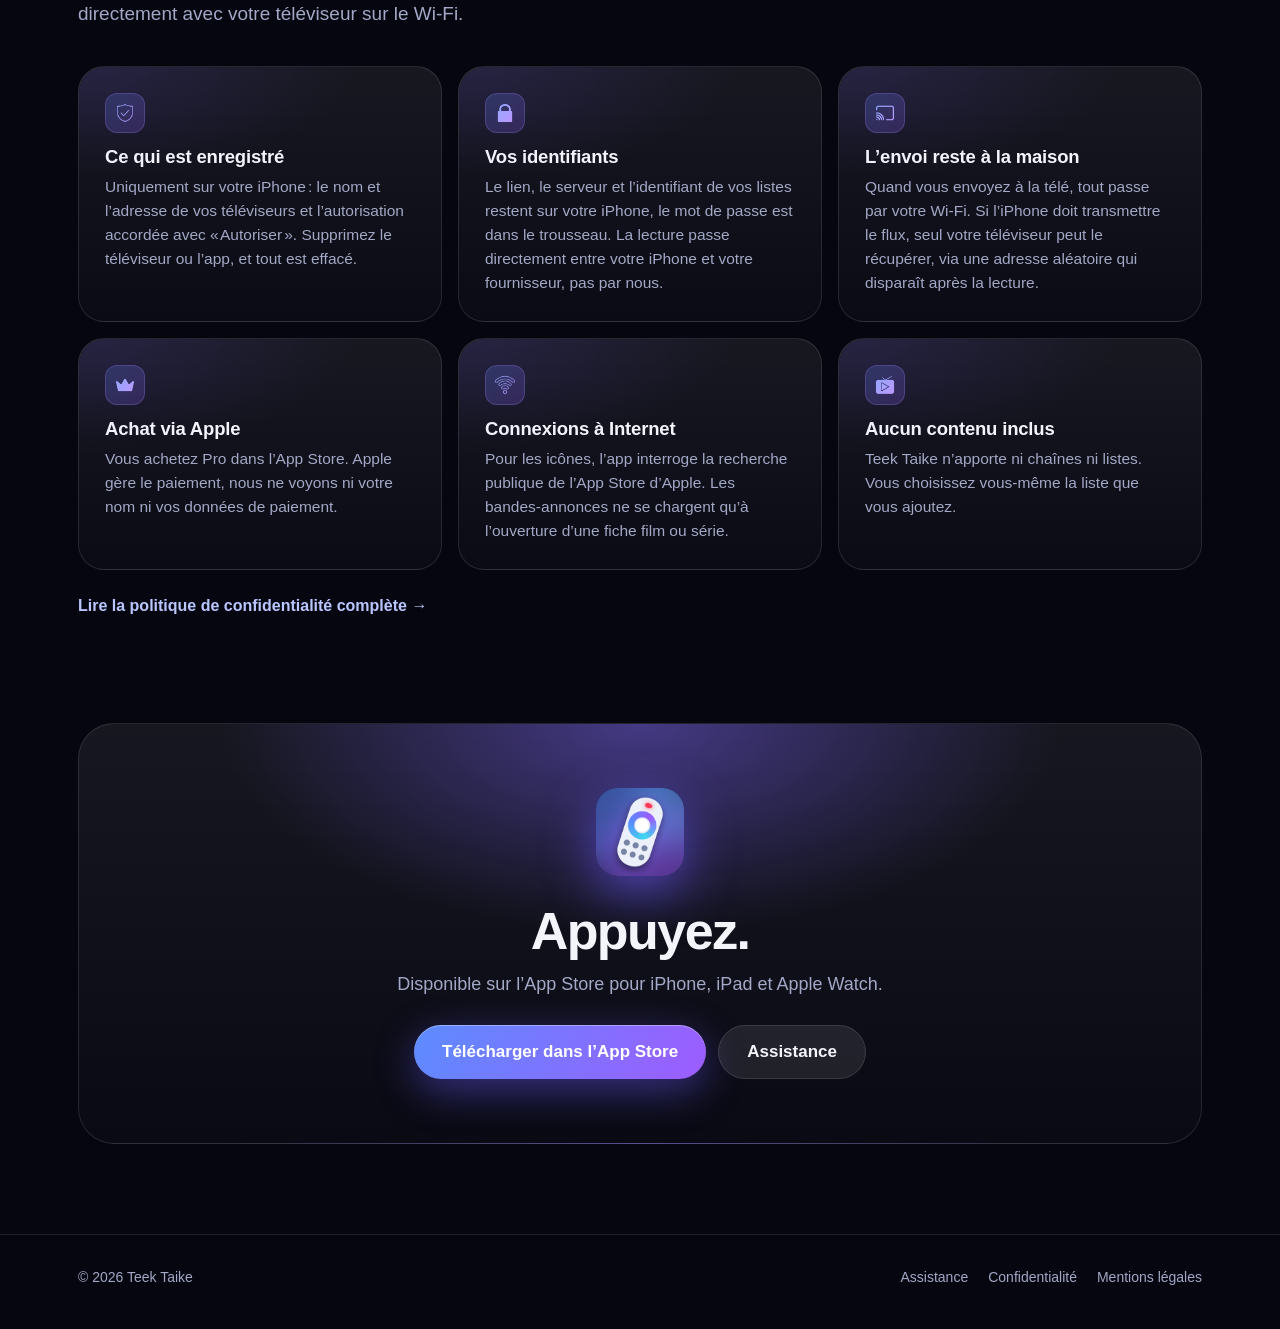
<file: fr/index.html>
<!DOCTYPE html>
<html lang="fr">
<head>
<meta charset="utf-8">
<meta name="viewport" content="width=device-width, initial-scale=1">
<title>Teek Taike : télécommande TV et lecteur pour iPhone, iPad et Apple Watch</title>
<meta name="description" content="Teek Taike transforme votre iPhone, iPad et votre Apple Watch en télécommande gratuite pour les téléviseurs Samsung Smart TV. Teek Taike Pro, un achat unique sans abonnement, ajoute un lecteur pour vos propres listes. Sans compte, sans publicité, sans suivi.">
<meta name="theme-color" content="#0a0a16">
<meta property="og:type" content="website">
<meta property="og:site_name" content="Teek Taike">
<meta property="og:title" content="Teek Taike : télécommande TV et lecteur pour iPhone, iPad et Apple Watch">
<meta property="og:description" content="Teek Taike transforme votre iPhone, iPad et votre Apple Watch en télécommande gratuite pour les téléviseurs Samsung Smart TV. Teek Taike Pro, un achat unique sans abonnement, ajoute un lecteur pour vos propres listes. Sans compte, sans publicité, sans suivi.">
<meta property="og:url" content="https://teektaike.github.io/fr/">
<meta property="og:image" content="https://teektaike.github.io/bilder/teilen_fr_1711.jpg">
<meta property="og:image:secure_url" content="https://teektaike.github.io/bilder/teilen_fr_1711.jpg">
<meta property="og:image:type" content="image/jpeg">
<meta property="og:image:width" content="1200">
<meta property="og:image:height" content="630">
<meta property="og:image:alt" content="Teek Taike">
<meta property="og:locale" content="fr_FR">
<meta name="twitter:card" content="summary_large_image">
<meta name="twitter:title" content="Teek Taike : télécommande TV et lecteur pour iPhone, iPad et Apple Watch">
<meta name="twitter:description" content="Teek Taike transforme votre iPhone, iPad et votre Apple Watch en télécommande gratuite pour les téléviseurs Samsung Smart TV. Teek Taike Pro, un achat unique sans abonnement, ajoute un lecteur pour vos propres listes. Sans compte, sans publicité, sans suivi.">
<meta name="twitter:image" content="https://teektaike.github.io/bilder/teilen_fr_1711.jpg">
<link rel="apple-touch-icon" href="../bilder/icon.png">
<link rel="icon" href="../favicon.png">
<link rel="stylesheet" href="../style.css?v=20261117">
<link rel="alternate" hreflang="de" href="https://teektaike.github.io/">
<link rel="alternate" hreflang="en" href="https://teektaike.github.io/en/">
<link rel="alternate" hreflang="fr" href="https://teektaike.github.io/fr/">
<link rel="alternate" hreflang="x-default" href="https://teektaike.github.io/">
<link rel="canonical" href="https://teektaike.github.io/fr/">
<meta http-equiv="Content-Security-Policy" content="default-src 'self'; img-src 'self' data:; style-src 'self' 'unsafe-inline'; script-src 'none'; object-src 'none'; base-uri 'self'; form-action 'none'">
<meta name="referrer" content="strict-origin-when-cross-origin">
</head>
<body class="mitnav">
<header>
  <div class="breite">
    <a class="marke" href="index.html"><img src="../bilder/icon.png" alt=""><span>TEEK TAIKE</span></a>
    <div class="rechts"><nav><a href="#funktionen">Fonctions</a><a href="#player">Lecteur</a><a href="#pro">Pro</a><a href="#fernseher">Téléviseurs</a><a href="#fragen">Questions</a></nav><div class="sprachen"><a href="../index.html">DE</a><a href="../en/index.html">EN</a><a href="../fr/index.html" class="an">FR</a></div></div>
  </div>
</header>

<main class="breite">
  <div class="held">
    <div>
      <div class="bedeutung"><i></i>Teek Taike veut dire « appuyer dessus »</div>
      <h1>Appuyez.<br><span class="verlauf">Votre télé réagit.</span></h1>
      <p class="unter">Teek Taike transforme votre iPhone, iPad et votre Apple Watch en télécommande. Des touches qui ressemblent à de vraies touches, et vos apps sur grand écran d’un toucher. La télécommande est gratuite.</p>
      <div class="knoepfe"><a class="knopf" href="https://apps.apple.com/app/teek-taike-tv-fernbedienung/id6832199569">Télécharger dans l’App Store</a><a class="knopf still" href="#fernseher">Mon téléviseur est-il compatible ?</a></div>
      <div class="vertrauen"><span>Télécommande gratuite</span><span>Sans compte</span><span>Sans publicité</span><span>Sans suivi</span></div>
      <p class="bald">Disponible sur l’App Store pour iPhone, iPad et Apple Watch.</p>
    </div>
    <div class="geraete">
      <div class="handy"><img src="../bilder/fr/iphone_haupt_1711.jpg" alt="Teek Taike sur iPhone : croix directionnelle, volume, chaînes et tuiles d’apps" width="660" height="1434" fetchpriority="high"></div>
      <div class="uhr schweben"><img src="../bilder/fr/uhr_1711_0.png" alt="Teek Taike sur Apple Watch" width="410" height="502"></div>
    </div>
  </div>

  <section id="funktionen">
    <span class="etikett verlauf">Fonctions</span>
    <h2>Comme une vraie télécommande.</h2>
    <p class="einleitung">En plus beau, et toujours sur vous. Tout ce qu’il faut pour la soirée sur un seul écran, sans défiler. Toute la télécommande est gratuite.</p>
    <div class="karten bento">
      <div class="karte zeigen"><div class="zeichen" style="--symbol:url(../bilder/symbole/tippen.png)"></div><h3>Des touches à toucher</h3><p>Le volume et les chaînes sont de longues touches à bascule qui s’inclinent. La croix directionnelle s’enfonce et chaque touche clique.</p></div>
      <div class="karte zeigen"><div class="zeichen" style="--symbol:url(../bilder/symbole/apps.png)"></div><h3>Des apps d’un toucher</h3><p>Lancez vos apps de streaming et toutes les autres apps de votre téléviseur. Vos favorites sont dans la barre du bas.</p></div>
      <div class="karte zeigen"><div class="zeichen" style="--symbol:url(../bilder/symbole/fernseher.png)"></div><h3>En cours</h3><p>En haut de l’app s’affiche l’app qui tourne sur votre téléviseur. Vérifié avec parcimonie, seulement quand l’app est ouverte.</p></div>
      <div class="karte zeigen"><div class="zeichen" style="--symbol:url(../bilder/symbole/touchpad.png)"></div><h3>Croix, pavé tactile, chiffres</h3><p>Un sélecteur juste au-dessus de la croix directionnelle : appuyez sur les flèches, glissez le doigt ou tapez un numéro de chaîne. Tout au même endroit, rien ne bouge.</p></div>
      <div class="karte zeigen"><div class="zeichen" style="--symbol:url(../bilder/symbole/lautstaerke.png)"></div><h3>Boutons de l’iPhone pour le volume</h3><p>Tant que l’app est ouverte, les boutons de volume de l’iPhone règlent le téléviseur.</p></div>
      <div class="karte zeigen"><div class="zeichen" style="--symbol:url(../bilder/symbole/mikrofon.png)"></div><h3>Siri et Raccourcis</h3><p>« Volume plus avec Teek Taike », « Éteins la télé avec Teek Taike ». Aussi dans le Centre de contrôle et comme minuterie avec une automatisation.</p></div>
      <div class="karte zeigen"><div class="zeichen" style="--symbol:url(../bilder/symbole/wlan.png)"></div><h3>Une connexion qui tient</h3><p>À l’ouverture, l’app se connecte au téléviseur allumé. Un gardien Wi‑Fi remarque quand le réseau coupe un instant et se reconnecte tout seul.</p></div>
      <div class="karte zeigen"><div class="zeichen" style="--symbol:url(../bilder/symbole/wlan.png)"></div><h3>La connexion d’un coup d’œil</h3><p>Un point à côté du nom de votre téléviseur indique si tout est connecté. En cas de souci, touchez-le et l’app vous dit pourquoi.</p></div>
      <div class="karte zeigen"><div class="zeichen" style="--symbol:url(../bilder/symbole/sprachen.png)"></div><h3>Plusieurs téléphones à la maison</h3><p>Chaque iPhone de la famille reçoit sa propre autorisation sur le téléviseur. Un « Autoriser » par téléphone, et les appareils ne se déconnectent plus entre eux. Un nouveau téléphone peut aussi être autorisé depuis un téléphone déjà connecté.</p></div>
      <div class="karte zeigen"><div class="zeichen" style="--symbol:url(../bilder/symbole/fernseher.png)"></div><h3>Jouer d’un toucher</h3><p>Télé allumée, bonne entrée HDMI, volume adapté : un toucher sur « Jouer » fait tout. « Retour à la télé » revient aux programmes.</p></div>
      <div class="karte zeigen"><div class="zeichen" style="--symbol:url(../bilder/symbole/uhr.png)"></div><h3>Temps de jeu pour les enfants</h3><p>Réglez 45 minutes, une notification arrive 5 minutes avant, puis le téléviseur revient aux programmes ou s’éteint.</p></div>
      <div class="karte zeigen"><div class="zeichen" style="--symbol:url(../bilder/symbole/sprachen.png)"></div><h3>Français, anglais, allemand</h3><p>L’app parle la langue de votre iPhone.</p></div>
    </div>
  </section>

  <section id="bilder">
    <span class="etikett verlauf">Écrans</span>
    <h2>Voyez par vous-même.</h2>
    <p class="wischhinweis">Glissez pour parcourir →</p>
    <div class="reihe galerie">
      <figure class="zeigen"><div class="handy"><img src="../bilder/fr/iphone_haupt_1711.jpg" alt="Tout sur un écran" loading="lazy" width="660" height="1434"></div><figcaption>Tout sur un écran</figcaption></figure>
      <figure class="zeigen"><div class="handy"><img src="../bilder/fr/iphone_apps_1711.jpg" alt="Les apps de votre télé" loading="lazy" width="660" height="1434"></div><figcaption>Les apps de votre télé</figcaption></figure>
      <figure class="zeigen"><div class="handy"><img src="../bilder/fr/iphone_ziffern_1711.jpg" alt="Les chiffres dans le sélecteur" loading="lazy" width="660" height="1434"></div><figcaption>Les chiffres dans le sélecteur</figcaption></figure>
      <figure class="zeigen"><div class="handy"><img src="../bilder/fr/iphone_maus_1711.jpg" alt="Pavé tactile au lieu des flèches" loading="lazy" width="660" height="1434"></div><figcaption>Pavé tactile au lieu des flèches</figcaption></figure>
      <figure class="zeigen"><div class="handy"><img src="../bilder/fr/iphone_konsole_1711.jpg" alt="Console et temps de jeu" loading="lazy" width="660" height="1434"></div><figcaption>Console et temps de jeu</figcaption></figure>
      <figure class="zeigen"><div class="handy"><img src="../bilder/fr/iphone_player_1211.jpg" alt="Lecteur pour vos listes" loading="lazy" width="660" height="1434"></div><figcaption>Lecteur pour vos listes</figcaption></figure>
    </div>
  </section>

  <section id="ipad">
    <span class="etikett verlauf">iPad</span>
    <h2>Tout d’un coup d’œil sur iPad.</h2>
    <p class="einleitung">À gauche, la télécommande avec une grande croix directionnelle et de longues touches pour le volume et les chaînes. À droite, vos apps favorites, les chiffres, les touches de couleur, le pavé tactile et un champ pour envoyer du texte. En paysage, tout tient sur un seul écran, sans défiler.</p>
    <div class="ipadreihe">
      <figure class="zeigen"><div class="tablet"><img src="../bilder/fr/ipad_quer.jpg" alt="Paysage : tout sur un écran" loading="lazy" width="1600" height="1162"></div><figcaption>Paysage : tout sur un écran</figcaption></figure>
      <figure class="zeigen"><div class="tablet"><img src="../bilder/fr/ipad_hoch_1711.jpg" alt="Portrait : avec toutes vos apps" loading="lazy" width="900" height="1166"></div><figcaption>Portrait : avec toutes vos apps</figcaption></figure>
    </div>
  </section>

  <section id="player">
    <span class="etikett verlauf">Lecteur</span> <span class="probadge">Pro</span>
    <h2>Un lecteur pour vos propres listes.</h2>
    <p class="einleitung">Ajoutez votre propre liste avec un lien M3U ou un accès avec serveur, identifiant et mot de passe. Direct, films et séries sont classés dans trois rubriques. Le lecteur fait partie de Teek Taike Pro.</p>
    <p class="wischhinweis">Glissez pour parcourir →</p>
    <div class="reihe spieler">
      <div class="karte"><div class="zeichen" style="--symbol:url(../bilder/symbole/iptv.png)"></div><h3>Direct, films, séries</h3><p>Catégories, favoris et récemment regardés, avec un seul champ de recherche pour tout. Nommez, colorez et triez vos dossiers vous-même.</p></div>
      <div class="karte"><div class="zeichen" style="--symbol:url(../bilder/symbole/tv_neu.png)"></div><h3>Liste des chaînes comme sur la télé</h3><p>Les chaînes en direct les unes sous les autres, comme sur votre téléviseur, avec le programme en cours. Changez de chaîne d’un glissement.</p></div>
      <div class="karte"><div class="zeichen" style="--symbol:url(../bilder/symbole/uhr.png)"></div><h3>Guide TV avec menu des dossiers</h3><p>Le programme de toutes les chaînes en grille. Choisissez le dossier en haut, et si votre fournisseur a des archives, revoyez ce que vous avez manqué.</p></div>
      <div class="karte"><div class="zeichen" style="--symbol:url(../bilder/symbole/liste_plus.png)"></div><h3>Dossiers d’un toucher</h3><p>Épinglez vos dossiers les plus importants en haut. Vos chaînes sont toujours à un toucher.</p></div>
      <div class="karte"><div class="zeichen" style="--symbol:url(../bilder/symbole/liste_plus.png)"></div><h3>Votre ordre des chaînes</h3><p>Faites glisser les chaînes dans l’ordre qui vous convient. Les numéros suivent votre liste, y compris en zappant dans le lecteur.</p></div>
      <div class="karte"><div class="zeichen" style="--symbol:url(../bilder/symbole/iptv.png)"></div><h3>Réunir des listes</h3><p>Plusieurs de vos listes peuvent former une seule vue si vous le souhaitez. Chacune reste intacte, et vous défaites le lien à tout moment.</p></div>
      <div class="karte"><div class="zeichen" style="--symbol:url(../bilder/symbole/tastatur.png)"></div><h3>Ajouter une liste facilement</h3><p>Inutile de taper de longues adresses sur le téléphone : scannez un code QR, touchez un lien ou envoyez la liste depuis un ordinateur sur votre Wi‑Fi.</p></div>
      <div class="karte"><div class="zeichen" style="--symbol:url(../bilder/symbole/senden.png)"></div><h3>Envoyer à la télé</h3><p>Votre Samsung lit le flux lui-même, l’iPhone devient une télécommande avec pavé tactile. Tout reste sur votre Wi‑Fi à la maison.</p></div>
      <div class="karte"><div class="zeichen" style="--symbol:url(../bilder/symbole/apps.png)"></div><h3>Multi-écran</h3><p>Deux ou quatre chaînes à la fois, le son vient de celle que vous touchez. Aussi sur la télé avec la recopie de l’écran.</p></div>
      <div class="karte"><div class="zeichen" style="--symbol:url(../bilder/symbole/weiterschauen.png)"></div><h3>Ma liste et Reprendre</h3><p>Gardez films et séries pour plus tard. Une rangée montre où vous vous êtes arrêté, et à la fin d’un épisode le suivant démarre après un compte à rebours.</p></div>
      <div class="karte"><div class="zeichen" style="--symbol:url(../bilder/symbole/stern.png)"></div><h3>Les notes d’un coup d’œil</h3><p>La note s’affiche directement sur l’affiche. Triez par note ou affichez seulement les titres à partir de 7 ★.</p></div>
      <div class="karte"><div class="zeichen" style="--symbol:url(../bilder/symbole/trailer.png)"></div><h3>Fiches films et séries avec bande-annonce</h3><p>Grande image ou bande-annonce, résumé, note et distribution, si votre fournisseur les fournit. Puis lecture, ou reprise là où vous étiez.</p></div>
      <div class="karte"><div class="zeichen" style="--symbol:url(../bilder/symbole/tippen.png)"></div><h3>Comme une app de streaming</h3><p>Double toucher pour avancer, glisser pour changer de chaîne, luminosité et volume sur les bords. Avec AirPlay et image dans l’image.</p></div>
      <div class="karte"><div class="zeichen" style="--symbol:url(../bilder/symbole/iptv.png)"></div><h3>CarPlay</h3><p>Écoutez vos chaînes et vos films en voiture, avec la liste des chaînes et suivant/précédent sur l’écran de la voiture. En voiture, seulement le son, pas d’image.</p></div>
      <div class="karte"><div class="zeichen" style="--symbol:url(../bilder/symbole/uhr.png)"></div><h3>Minuterie de mise en veille</h3><p>Après 15, 30, 45 ou 60 minutes, ou à la fin de l’épisode, le son baisse et le lecteur s’arrête. La position est mémorisée.</p></div>
      <div class="karte"><div class="zeichen" style="--symbol:url(../bilder/symbole/schloss_zu.png)"></div><h3>Verrouillage d’écran et contrôle parental</h3><p>Verrouillez l’écran du lecteur, ainsi aucun toucher involontaire n’arrête le film. Les catégories pour adultes sont verrouillées, vos dossiers se protègent avec un code.</p></div>
      <div class="karte"><div class="zeichen" style="--symbol:url(../bilder/symbole/schutz.png)"></div><h3>Vide et propre</h3><p>Teek Taike ne contient ni chaînes, ni films, ni séries, ni listes et ne recommande aucun fournisseur. Vous ne lisez que ce que vous avez obtenu légalement.</p></div>
    </div>
  </section>

  <section id="pro">
    <span class="etikett verlauf">Pro</span>
    <h2>Télécommande gratuite. Pro en un seul achat.</h2>
    <p class="einleitung">Tout ce qu’une télécommande doit savoir faire est gratuit. Pour regarder vos propres listes, Teek Taike Pro débloque le lecteur. Achetez une fois et gardez-le, sans abonnement.</p>
    <div class="plaene">
      <div class="plan frei zeigen"><span class="preis">Gratuit</span><h3>Télécommande</h3><ul><li>Toutes les touches, croix et chiffres</li><li>Lancer les apps et « En cours »</li><li>Pavé tactile et clavier</li><li>Siri, Raccourcis, Centre de contrôle</li><li>iPad et Apple Watch</li><li>Jouer et temps de jeu</li><li>Plusieurs téléphones à la maison</li></ul></div>
      <div class="plan pro zeigen"><span class="preis">Achat unique, sans abonnement</span><h3>Teek Taike Pro</h3><ul><li>Tout ce qu’offre la télécommande gratuite</li><li>Lecteur pour vos propres listes (M3U ou accès avec identifiant)</li><li>Envoyer à la télé</li><li>Multi-écran avec 2 ou 4 chaînes</li><li>Ma liste, Reprendre, épisode suivant</li><li>Notes, bandes-annonces, guide TV</li><li>Verrouillage d’écran et contrôle parental</li></ul></div>
    </div>
    <p class="planfuss">Le paiement passe par l’App Store avec votre compte Apple. L’app affiche le prix avant l’achat. Sur vos autres appareils, touchez simplement « Restaurer les achats ».</p>
  </section>

  <section id="uhr">
    <span class="etikett verlauf">Apple Watch</span>
    <h2>À votre poignet.</h2>
    <p class="einleitung">Avec l’Apple Watch, l’iPhone reste dans la poche. De grandes touches faciles à viser, et la couronne règle le volume. Un glissement mène aux chaînes, à la lecture et à vos apps.</p>
    <div class="uhrreihe">
      <figure class="zeigen"><div class="uhr"><img src="../bilder/fr/uhr_1711_0.png" alt="Grande croix directionnelle" loading="lazy" width="410" height="502"></div><figcaption>Grande croix directionnelle</figcaption></figure>
      <figure class="zeigen"><div class="uhr"><img src="../bilder/fr/uhr_1711_1.png" alt="Volume, chaînes, muet" loading="lazy" width="410" height="502"></div><figcaption>Volume, chaînes, muet</figcaption></figure>
      <figure class="zeigen"><div class="uhr"><img src="../bilder/fr/uhr_1711_2.png" alt="Lecture, maintenir pour Marche/Arrêt" loading="lazy" width="410" height="502"></div><figcaption>Lecture, maintenir pour Marche/Arrêt</figcaption></figure>
      <figure class="zeigen"><div class="uhr"><img src="../bilder/fr/uhr_1711_3.png" alt="Vos apps" loading="lazy" width="410" height="502"></div><figcaption>Vos apps</figcaption></figure>
    </div>
  </section>

  <section id="fernseher">
    <span class="etikett verlauf">Téléviseurs</span>
    <h2>Quels téléviseurs ?</h2>
    <p class="einleitung">Le téléviseur et l’iPhone doivent être sur le même Wi‑Fi. À la première connexion, le téléviseur demande une fois « Autoriser ? », ensuite tout fonctionne tout seul.</p>
    <div class="tvliste">
      <div class="karte zeigen"><div class="zeichen klein" style="--symbol:url(../bilder/symbole/fernseher.png)"></div><span class="status ja">Compatible</span><h3>Samsung Smart TV</h3><p>Avec Tizen, à partir des modèles 2016 environ. Testé avec un Samsung QLED de 2025. Pour l’allumer via le Wi‑Fi, activez « Allumer avec un mobile » (Paramètres › Général › Réseau › Paramètres experts).</p></div>
      <div class="karte zeigen"><div class="zeichen klein" style="--symbol:url(../bilder/symbole/wlan.png)"></div><span class="status bald">En préparation</span><h3>D’autres marques</h3><p>D’autres téléviseurs arriveront par une mise à jour une fois testés sur de vrais appareils.</p></div>
      <div class="karte zeigen"><div class="zeichen klein" style="--symbol:url(../bilder/symbole/fernseher.png)"></div><span class="status ja">Compatible</span><h3>Consoles de jeu via HDMI</h3><p>Teek Taike bascule votre Samsung sur l’entrée HDMI de votre console. La console elle-même n’est pas pilotée.</p></div>
      <div class="karte zeigen"><div class="zeichen klein" style="--symbol:url(../bilder/symbole/apps.png)"></div><span class="status ja">Bon à savoir</span><h3>Les apps appartiennent à leurs éditeurs</h3><p>Les apps fonctionnent sur votre téléviseur. Teek Taike ne fait que les lancer et n’a aucun lien avec les fabricants ou les éditeurs.</p></div>
    </div>
  </section>

  <section id="fragen">
    <span class="etikett verlauf">Questions</span>
    <h2>Bon à savoir.</h2>
    <div class="fragen">
      <details class="frage zeigen"><summary>Combien coûte Pro ?</summary><p>La télécommande est gratuite. Teek Taike Pro est un achat unique dans l’App Store, sans abonnement ni frais cachés. L’app affiche le prix exact dans votre devise avant l’achat.</p></details>
      <details class="frage zeigen"><summary>Des chaînes sont-elles incluses ?</summary><p>Non. Teek Taike ne contient ni chaînes, ni films, ni séries, ni listes et ne recommande aucun fournisseur. Le lecteur ne lit que vos propres listes obtenues légalement, avec un lien M3U ou un accès avec identifiant.</p></details>
      <details class="frage zeigen"><summary>Plusieurs téléphones dans le foyer ?</summary><p>Bien sûr. Chaque iPhone se présente au téléviseur sous son propre nom, et le téléviseur demande « Autoriser ? » une fois par téléphone. Ensuite, tout le monde pilote le même téléviseur sans se déconnecter. Pro fonctionne sur tous les appareils de votre compte Apple.</p></details>
      <details class="frage zeigen"><summary>Quels téléviseurs sont compatibles ?</summary><p>Les Samsung Smart TV avec Tizen, à partir des modèles 2016 environ. Le téléviseur et l’iPhone doivent être sur le même Wi‑Fi. D’autres marques arriveront par une mise à jour une fois testées sur de vrais appareils.</p></details>
      <details class="frage zeigen"><summary>Comment fonctionne Envoyer à la télé ?</summary><p>Touchez Envoyer dans le lecteur, et votre Samsung lit le flux lui-même. L’iPhone devient la télécommande. Si votre fournisseur n’autorise qu’une connexion, l’iPhone récupère le flux et le transmet au téléviseur sur votre Wi‑Fi. L’app reste ouverte pour cela.</p></details>
      <details class="frage zeigen"><summary>Où sont mes identifiants ?</summary><p>Uniquement sur votre iPhone. Le mot de passe de votre liste est conservé dans le trousseau d’iOS. Pas de compte chez nous, pas de publicité, pas de suivi.</p></details>
    </div>
  </section>

  <section id="datenschutz">
    <span class="etikett verlauf">Confidentialité</span>
    <h2>Vos données restent chez vous.</h2>
    <p class="einleitung">Pas de compte, pas de publicité, pas d’analyse, pas de suivi. L’app communique directement avec votre téléviseur sur le Wi‑Fi.</p>
    <div class="schutz">
      <div class="karte zeigen"><div class="zeichen klein" style="--symbol:url(../bilder/symbole/schutz.png)"></div><h3>Ce qui est enregistré</h3><p>Uniquement sur votre iPhone : le nom et l’adresse de vos téléviseurs et l’autorisation accordée avec « Autoriser ». Supprimez le téléviseur ou l’app, et tout est effacé.</p></div>
      <div class="karte zeigen"><div class="zeichen klein" style="--symbol:url(../bilder/symbole/schloss_zu.png)"></div><h3>Vos identifiants</h3><p>Le lien, le serveur et l’identifiant de vos listes restent sur votre iPhone, le mot de passe est dans le trousseau. La lecture passe directement entre votre iPhone et votre fournisseur, pas par nous.</p></div>
      <div class="karte zeigen"><div class="zeichen klein" style="--symbol:url(../bilder/symbole/senden.png)"></div><h3>L’envoi reste à la maison</h3><p>Quand vous envoyez à la télé, tout passe par votre Wi‑Fi. Si l’iPhone doit transmettre le flux, seul votre téléviseur peut le récupérer, via une adresse aléatoire qui disparaît après la lecture.</p></div>
      <div class="karte zeigen"><div class="zeichen klein" style="--symbol:url(../bilder/symbole/pro.png)"></div><h3>Achat via Apple</h3><p>Vous achetez Pro dans l’App Store. Apple gère le paiement, nous ne voyons ni votre nom ni vos données de paiement.</p></div>
      <div class="karte zeigen"><div class="zeichen klein" style="--symbol:url(../bilder/symbole/wlan.png)"></div><h3>Connexions à Internet</h3><p>Pour les icônes, l’app interroge la recherche publique de l’App Store d’Apple. Les bandes-annonces ne se chargent qu’à l’ouverture d’une fiche film ou série.</p></div>
      <div class="karte zeigen"><div class="zeichen klein" style="--symbol:url(../bilder/symbole/iptv.png)"></div><h3>Aucun contenu inclus</h3><p>Teek Taike n’apporte ni chaînes ni listes. Vous choisissez vous-même la liste que vous ajoutez.</p></div>
    </div>
    <a class="mehr" href="confidentialite.html">Lire la politique de confidentialité complète →</a>
  </section>

  <div class="schluss zeigen">
    <img src="../bilder/icon.png" alt="" width="88" height="88" loading="lazy">
    <h2>Appuyez.</h2>
    <p>Disponible sur l’App Store pour iPhone, iPad et Apple Watch.</p>
    <div class="knoepfe"><a class="knopf" href="https://apps.apple.com/app/teek-taike-tv-fernbedienung/id6832199569">Télécharger dans l’App Store</a><a class="knopf still" href="assistance.html">Assistance</a></div>
  </div>
</main>
<footer>
  <div class="breite">
    <span>© 2026 Teek Taike</span>
    <span class="links"><a href="assistance.html">Assistance</a><a href="confidentialite.html">Confidentialité</a><a href="mentions-legales.html">Mentions légales</a></span>
  </div>
</footer>
</body>
</html>
</file>
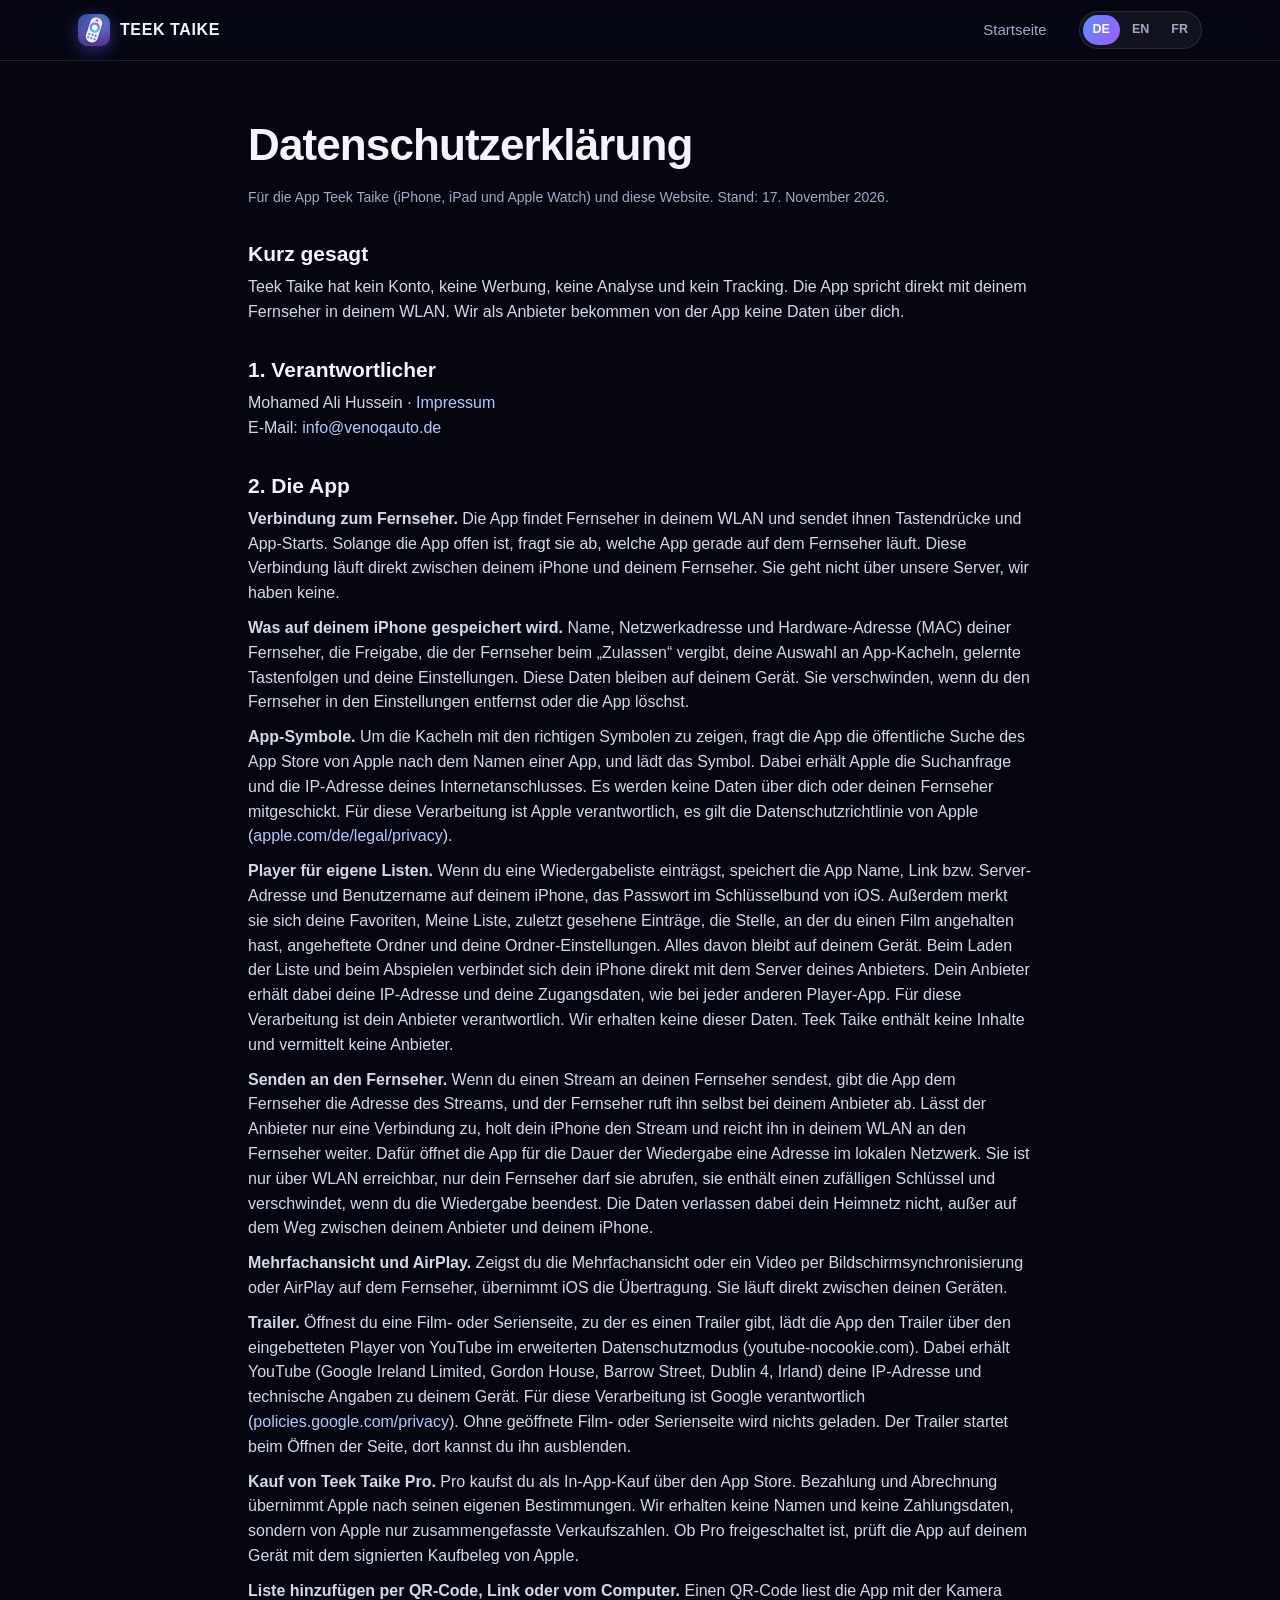
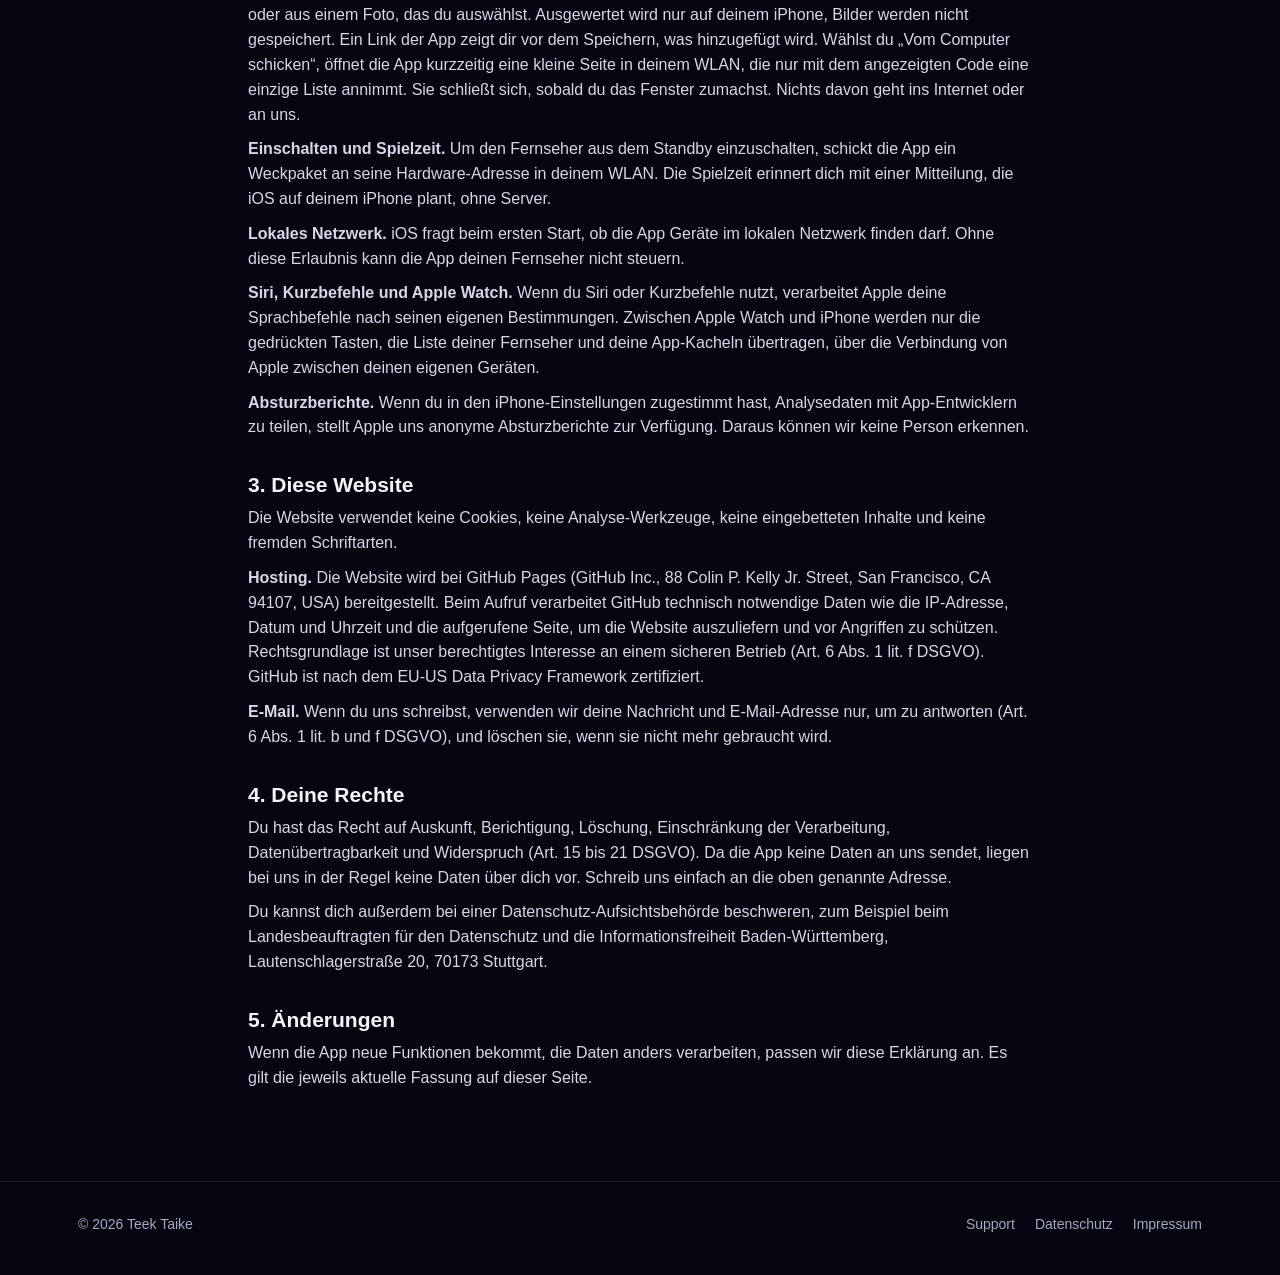
<file: datenschutz.html>
<!DOCTYPE html>
<html lang="de">
<head>
<meta charset="utf-8">
<meta name="viewport" content="width=device-width, initial-scale=1">
<title>Datenschutzerklärung · Teek Taike</title>
<meta name="theme-color" content="#0a0a16">
<meta property="og:type" content="website">
<meta property="og:site_name" content="Teek Taike">
<meta property="og:title" content="Datenschutzerklärung · Teek Taike">
<meta property="og:description" content="Datenschutzerklärung · Teek Taike">
<meta property="og:url" content="https://teektaike.github.io/datenschutz.html">
<meta property="og:image" content="https://teektaike.github.io/bilder/teilen_de_1711.jpg">
<meta property="og:image:secure_url" content="https://teektaike.github.io/bilder/teilen_de_1711.jpg">
<meta property="og:image:type" content="image/jpeg">
<meta property="og:image:width" content="1200">
<meta property="og:image:height" content="630">
<meta property="og:image:alt" content="Teek Taike">
<meta property="og:locale" content="de_DE">
<meta name="twitter:card" content="summary_large_image">
<meta name="twitter:title" content="Datenschutzerklärung · Teek Taike">
<meta name="twitter:description" content="Datenschutzerklärung · Teek Taike">
<meta name="twitter:image" content="https://teektaike.github.io/bilder/teilen_de_1711.jpg">
<link rel="apple-touch-icon" href="bilder/icon.png">
<link rel="icon" href="favicon.png">
<link rel="stylesheet" href="style.css?v=20261117">
<link rel="alternate" hreflang="de" href="https://teektaike.github.io/datenschutz.html">
<link rel="alternate" hreflang="en" href="https://teektaike.github.io/en/privacy.html">
<link rel="alternate" hreflang="fr" href="https://teektaike.github.io/fr/confidentialite.html">
<link rel="alternate" hreflang="x-default" href="https://teektaike.github.io/datenschutz.html">
<link rel="canonical" href="https://teektaike.github.io/datenschutz.html">
<meta http-equiv="Content-Security-Policy" content="default-src 'self'; img-src 'self' data:; style-src 'self' 'unsafe-inline'; script-src 'none'; object-src 'none'; base-uri 'self'; form-action 'none'">
<meta name="referrer" content="strict-origin-when-cross-origin">
</head>
<body>
<header>
  <div class="breite">
    <a class="marke" href="index.html"><img src="bilder/icon.png" alt=""><span>TEEK TAIKE</span></a>
    <div class="rechts"><nav><a href="index.html">Startseite</a></nav><div class="sprachen"><a href="datenschutz.html" class="an">DE</a><a href="en/privacy.html">EN</a><a href="fr/confidentialite.html">FR</a></div></div>
  </div>
</header>
<main class="recht">
  <h1>Datenschutzerklärung</h1>
  <p class="stand">Für die App Teek Taike (iPhone, iPad und Apple Watch) und diese Website. Stand: 17. November 2026.</p>
  <h2>Kurz gesagt</h2>
  <p>Teek Taike hat kein Konto, keine Werbung, keine Analyse und kein Tracking. Die App spricht direkt mit deinem Fernseher in deinem WLAN. Wir als Anbieter bekommen von der App keine Daten über dich.</p>
  <h2>1. Verantwortlicher</h2>
  <p>Mohamed Ali Hussein · <a href="impressum.html">Impressum</a><br>E-Mail: <a href="mailto:info@venoqauto.de">info@venoqauto.de</a></p>
  <h2>2. Die App</h2>
  <p><strong>Verbindung zum Fernseher.</strong> Die App findet Fernseher in deinem WLAN und sendet ihnen Tastendrücke und App-Starts. Solange die App offen ist, fragt sie ab, welche App gerade auf dem Fernseher läuft. Diese Verbindung läuft direkt zwischen deinem iPhone und deinem Fernseher. Sie geht nicht über unsere Server, wir haben keine.</p>
  <p><strong>Was auf deinem iPhone gespeichert wird.</strong> Name, Netzwerkadresse und Hardware-Adresse (MAC) deiner Fernseher, die Freigabe, die der Fernseher beim „Zulassen“ vergibt, deine Auswahl an App-Kacheln, gelernte Tastenfolgen und deine Einstellungen. Diese Daten bleiben auf deinem Gerät. Sie verschwinden, wenn du den Fernseher in den Einstellungen entfernst oder die App löschst.</p>
  <p><strong>App-Symbole.</strong> Um die Kacheln mit den richtigen Symbolen zu zeigen, fragt die App die öffentliche Suche des App Store von Apple nach dem Namen einer App, und lädt das Symbol. Dabei erhält Apple die Suchanfrage und die IP-Adresse deines Internetanschlusses. Es werden keine Daten über dich oder deinen Fernseher mitgeschickt. Für diese Verarbeitung ist Apple verantwortlich, es gilt die Datenschutzrichtlinie von Apple (<a href="https://www.apple.com/de/legal/privacy/" rel="noopener">apple.com/de/legal/privacy</a>).</p>
  <p><strong>Player für eigene Listen.</strong> Wenn du eine Wiedergabeliste einträgst, speichert die App Name, Link bzw. Server-Adresse und Benutzername auf deinem iPhone, das Passwort im Schlüsselbund von iOS. Außerdem merkt sie sich deine Favoriten, Meine Liste, zuletzt gesehene Einträge, die Stelle, an der du einen Film angehalten hast, angeheftete Ordner und deine Ordner-Einstellungen. Alles davon bleibt auf deinem Gerät. Beim Laden der Liste und beim Abspielen verbindet sich dein iPhone direkt mit dem Server deines Anbieters. Dein Anbieter erhält dabei deine IP-Adresse und deine Zugangsdaten, wie bei jeder anderen Player-App. Für diese Verarbeitung ist dein Anbieter verantwortlich. Wir erhalten keine dieser Daten. Teek Taike enthält keine Inhalte und vermittelt keine Anbieter.</p>
  <p><strong>Senden an den Fernseher.</strong> Wenn du einen Stream an deinen Fernseher sendest, gibt die App dem Fernseher die Adresse des Streams, und der Fernseher ruft ihn selbst bei deinem Anbieter ab. Lässt der Anbieter nur eine Verbindung zu, holt dein iPhone den Stream und reicht ihn in deinem WLAN an den Fernseher weiter. Dafür öffnet die App für die Dauer der Wiedergabe eine Adresse im lokalen Netzwerk. Sie ist nur über WLAN erreichbar, nur dein Fernseher darf sie abrufen, sie enthält einen zufälligen Schlüssel und verschwindet, wenn du die Wiedergabe beendest. Die Daten verlassen dabei dein Heimnetz nicht, außer auf dem Weg zwischen deinem Anbieter und deinem iPhone.</p>
  <p><strong>Mehrfachansicht und AirPlay.</strong> Zeigst du die Mehrfachansicht oder ein Video per Bildschirmsynchronisierung oder AirPlay auf dem Fernseher, übernimmt iOS die Übertragung. Sie läuft direkt zwischen deinen Geräten.</p>
  <p><strong>Trailer.</strong> Öffnest du eine Film- oder Serienseite, zu der es einen Trailer gibt, lädt die App den Trailer über den eingebetteten Player von YouTube im erweiterten Datenschutzmodus (youtube-nocookie.com). Dabei erhält YouTube (Google Ireland Limited, Gordon House, Barrow Street, Dublin 4, Irland) deine IP-Adresse und technische Angaben zu deinem Gerät. Für diese Verarbeitung ist Google verantwortlich (<a href="https://policies.google.com/privacy?hl=de" rel="noopener">policies.google.com/privacy</a>). Ohne geöffnete Film- oder Serienseite wird nichts geladen. Der Trailer startet beim Öffnen der Seite, dort kannst du ihn ausblenden.</p>
  <p><strong>Kauf von Teek Taike Pro.</strong> Pro kaufst du als In-App-Kauf über den App Store. Bezahlung und Abrechnung übernimmt Apple nach seinen eigenen Bestimmungen. Wir erhalten keine Namen und keine Zahlungsdaten, sondern von Apple nur zusammengefasste Verkaufszahlen. Ob Pro freigeschaltet ist, prüft die App auf deinem Gerät mit dem signierten Kaufbeleg von Apple.</p>
  <p><strong>Liste hinzufügen per QR-Code, Link oder vom Computer.</strong> Einen QR-Code liest die App mit der Kamera oder aus einem Foto, das du auswählst. Ausgewertet wird nur auf deinem iPhone, Bilder werden nicht gespeichert. Ein Link der App zeigt dir vor dem Speichern, was hinzugefügt wird. Wählst du „Vom Computer schicken“, öffnet die App kurzzeitig eine kleine Seite in deinem WLAN, die nur mit dem angezeigten Code eine einzige Liste annimmt. Sie schließt sich, sobald du das Fenster zumachst. Nichts davon geht ins Internet oder an uns.</p>
  <p><strong>Einschalten und Spielzeit.</strong> Um den Fernseher aus dem Standby einzuschalten, schickt die App ein Weckpaket an seine Hardware-Adresse in deinem WLAN. Die Spielzeit erinnert dich mit einer Mitteilung, die iOS auf deinem iPhone plant, ohne Server.</p>
  <p><strong>Lokales Netzwerk.</strong> iOS fragt beim ersten Start, ob die App Geräte im lokalen Netzwerk finden darf. Ohne diese Erlaubnis kann die App deinen Fernseher nicht steuern.</p>
  <p><strong>Siri, Kurzbefehle und Apple Watch.</strong> Wenn du Siri oder Kurzbefehle nutzt, verarbeitet Apple deine Sprachbefehle nach seinen eigenen Bestimmungen. Zwischen Apple Watch und iPhone werden nur die gedrückten Tasten, die Liste deiner Fernseher und deine App-Kacheln übertragen, über die Verbindung von Apple zwischen deinen eigenen Geräten.</p>
  <p><strong>Absturzberichte.</strong> Wenn du in den iPhone-Einstellungen zugestimmt hast, Analysedaten mit App-Entwicklern zu teilen, stellt Apple uns anonyme Absturzberichte zur Verfügung. Daraus können wir keine Person erkennen.</p>
  <h2>3. Diese Website</h2>
  <p>Die Website verwendet keine Cookies, keine Analyse-Werkzeuge, keine eingebetteten Inhalte und keine fremden Schriftarten.</p>
  <p><strong>Hosting.</strong> Die Website wird bei GitHub Pages (GitHub Inc., 88 Colin P. Kelly Jr. Street, San Francisco, CA 94107, USA) bereitgestellt. Beim Aufruf verarbeitet GitHub technisch notwendige Daten wie die IP-Adresse, Datum und Uhrzeit und die aufgerufene Seite, um die Website auszuliefern und vor Angriffen zu schützen. Rechtsgrundlage ist unser berechtigtes Interesse an einem sicheren Betrieb (Art. 6 Abs. 1 lit. f DSGVO). GitHub ist nach dem EU-US Data Privacy Framework zertifiziert.</p>
  <p><strong>E-Mail.</strong> Wenn du uns schreibst, verwenden wir deine Nachricht und E-Mail-Adresse nur, um zu antworten (Art. 6 Abs. 1 lit. b und f DSGVO), und löschen sie, wenn sie nicht mehr gebraucht wird.</p>
  <h2>4. Deine Rechte</h2>
  <p>Du hast das Recht auf Auskunft, Berichtigung, Löschung, Einschränkung der Verarbeitung, Datenübertragbarkeit und Widerspruch (Art. 15 bis 21 DSGVO). Da die App keine Daten an uns sendet, liegen bei uns in der Regel keine Daten über dich vor. Schreib uns einfach an die oben genannte Adresse.</p>
  <p>Du kannst dich außerdem bei einer Datenschutz-Aufsichtsbehörde beschweren, zum Beispiel beim Landesbeauftragten für den Datenschutz und die Informationsfreiheit Baden-Württemberg, Lautenschlagerstraße 20, 70173 Stuttgart.</p>
  <h2>5. Änderungen</h2>
  <p>Wenn die App neue Funktionen bekommt, die Daten anders verarbeiten, passen wir diese Erklärung an. Es gilt die jeweils aktuelle Fassung auf dieser Seite.</p>
</main>
<footer>
  <div class="breite">
    <span>© 2026 Teek Taike</span>
    <span class="links"><a href="support.html">Support</a><a href="datenschutz.html">Datenschutz</a><a href="impressum.html">Impressum</a></span>
  </div>
</footer>
</body>
</html>
</file>
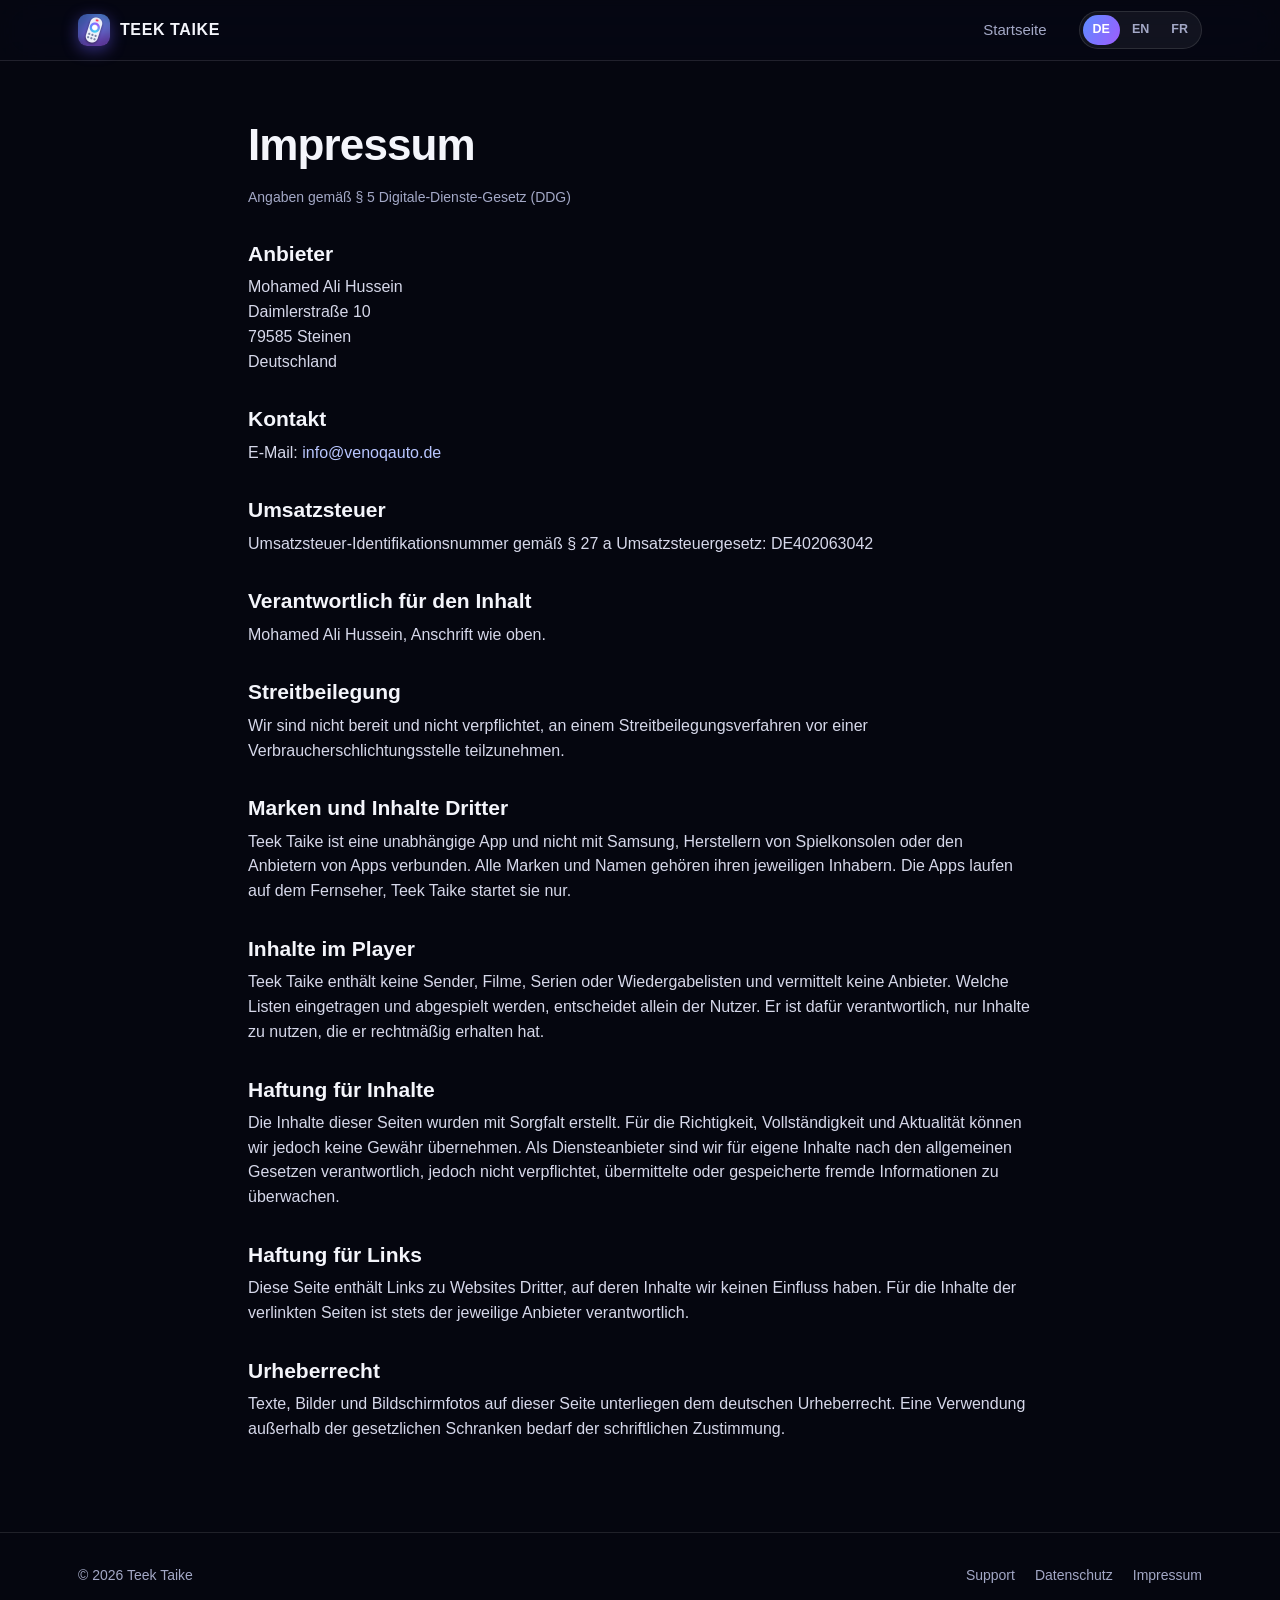
<file: impressum.html>
<!DOCTYPE html>
<html lang="de">
<head>
<meta charset="utf-8">
<meta name="viewport" content="width=device-width, initial-scale=1">
<title>Impressum · Teek Taike</title>
<meta name="theme-color" content="#0a0a16">
<meta property="og:type" content="website">
<meta property="og:site_name" content="Teek Taike">
<meta property="og:title" content="Impressum · Teek Taike">
<meta property="og:description" content="Impressum · Teek Taike">
<meta property="og:url" content="https://teektaike.github.io/impressum.html">
<meta property="og:image" content="https://teektaike.github.io/bilder/teilen_de_1711.jpg">
<meta property="og:image:secure_url" content="https://teektaike.github.io/bilder/teilen_de_1711.jpg">
<meta property="og:image:type" content="image/jpeg">
<meta property="og:image:width" content="1200">
<meta property="og:image:height" content="630">
<meta property="og:image:alt" content="Teek Taike">
<meta property="og:locale" content="de_DE">
<meta name="twitter:card" content="summary_large_image">
<meta name="twitter:title" content="Impressum · Teek Taike">
<meta name="twitter:description" content="Impressum · Teek Taike">
<meta name="twitter:image" content="https://teektaike.github.io/bilder/teilen_de_1711.jpg">
<link rel="apple-touch-icon" href="bilder/icon.png">
<link rel="icon" href="favicon.png">
<link rel="stylesheet" href="style.css?v=20261117">
<link rel="alternate" hreflang="de" href="https://teektaike.github.io/impressum.html">
<link rel="alternate" hreflang="en" href="https://teektaike.github.io/en/imprint.html">
<link rel="alternate" hreflang="fr" href="https://teektaike.github.io/fr/mentions-legales.html">
<link rel="alternate" hreflang="x-default" href="https://teektaike.github.io/impressum.html">
<link rel="canonical" href="https://teektaike.github.io/impressum.html">
<meta http-equiv="Content-Security-Policy" content="default-src 'self'; img-src 'self' data:; style-src 'self' 'unsafe-inline'; script-src 'none'; object-src 'none'; base-uri 'self'; form-action 'none'">
<meta name="referrer" content="strict-origin-when-cross-origin">
</head>
<body>
<header>
  <div class="breite">
    <a class="marke" href="index.html"><img src="bilder/icon.png" alt=""><span>TEEK TAIKE</span></a>
    <div class="rechts"><nav><a href="index.html">Startseite</a></nav><div class="sprachen"><a href="impressum.html" class="an">DE</a><a href="en/imprint.html">EN</a><a href="fr/mentions-legales.html">FR</a></div></div>
  </div>
</header>
<main class="recht">
  <h1>Impressum</h1>
  <p class="stand">Angaben gemäß § 5 Digitale-Dienste-Gesetz (DDG)</p>
  <h2>Anbieter</h2><p>Mohamed Ali Hussein<br>Daimlerstraße 10<br>79585 Steinen<br>Deutschland</p>
  <h2>Kontakt</h2><p>E-Mail: <a href="mailto:info@venoqauto.de">info@venoqauto.de</a></p>
  <h2>Umsatzsteuer</h2><p>Umsatzsteuer-Identifikationsnummer gemäß § 27 a Umsatzsteuergesetz: DE402063042</p>
  <h2>Verantwortlich für den Inhalt</h2><p>Mohamed Ali Hussein, Anschrift wie oben.</p>
  <h2>Streitbeilegung</h2><p>Wir sind nicht bereit und nicht verpflichtet, an einem Streitbeilegungsverfahren vor einer Verbraucherschlichtungsstelle teilzunehmen.</p>
  <h2>Marken und Inhalte Dritter</h2><p>Teek Taike ist eine unabhängige App und nicht mit Samsung, Herstellern von Spielkonsolen oder den Anbietern von Apps verbunden. Alle Marken und Namen gehören ihren jeweiligen Inhabern. Die Apps laufen auf dem Fernseher, Teek Taike startet sie nur.</p>
  <h2>Inhalte im Player</h2><p>Teek Taike enthält keine Sender, Filme, Serien oder Wiedergabelisten und vermittelt keine Anbieter. Welche Listen eingetragen und abgespielt werden, entscheidet allein der Nutzer. Er ist dafür verantwortlich, nur Inhalte zu nutzen, die er rechtmäßig erhalten hat.</p>
  <h2>Haftung für Inhalte</h2><p>Die Inhalte dieser Seiten wurden mit Sorgfalt erstellt. Für die Richtigkeit, Vollständigkeit und Aktualität können wir jedoch keine Gewähr übernehmen. Als Diensteanbieter sind wir für eigene Inhalte nach den allgemeinen Gesetzen verantwortlich, jedoch nicht verpflichtet, übermittelte oder gespeicherte fremde Informationen zu überwachen.</p>
  <h2>Haftung für Links</h2><p>Diese Seite enthält Links zu Websites Dritter, auf deren Inhalte wir keinen Einfluss haben. Für die Inhalte der verlinkten Seiten ist stets der jeweilige Anbieter verantwortlich.</p>
  <h2>Urheberrecht</h2><p>Texte, Bilder und Bildschirmfotos auf dieser Seite unterliegen dem deutschen Urheberrecht. Eine Verwendung außerhalb der gesetzlichen Schranken bedarf der schriftlichen Zustimmung.</p>
</main>
<footer>
  <div class="breite">
    <span>© 2026 Teek Taike</span>
    <span class="links"><a href="support.html">Support</a><a href="datenschutz.html">Datenschutz</a><a href="impressum.html">Impressum</a></span>
  </div>
</footer>
</body>
</html>
</file>
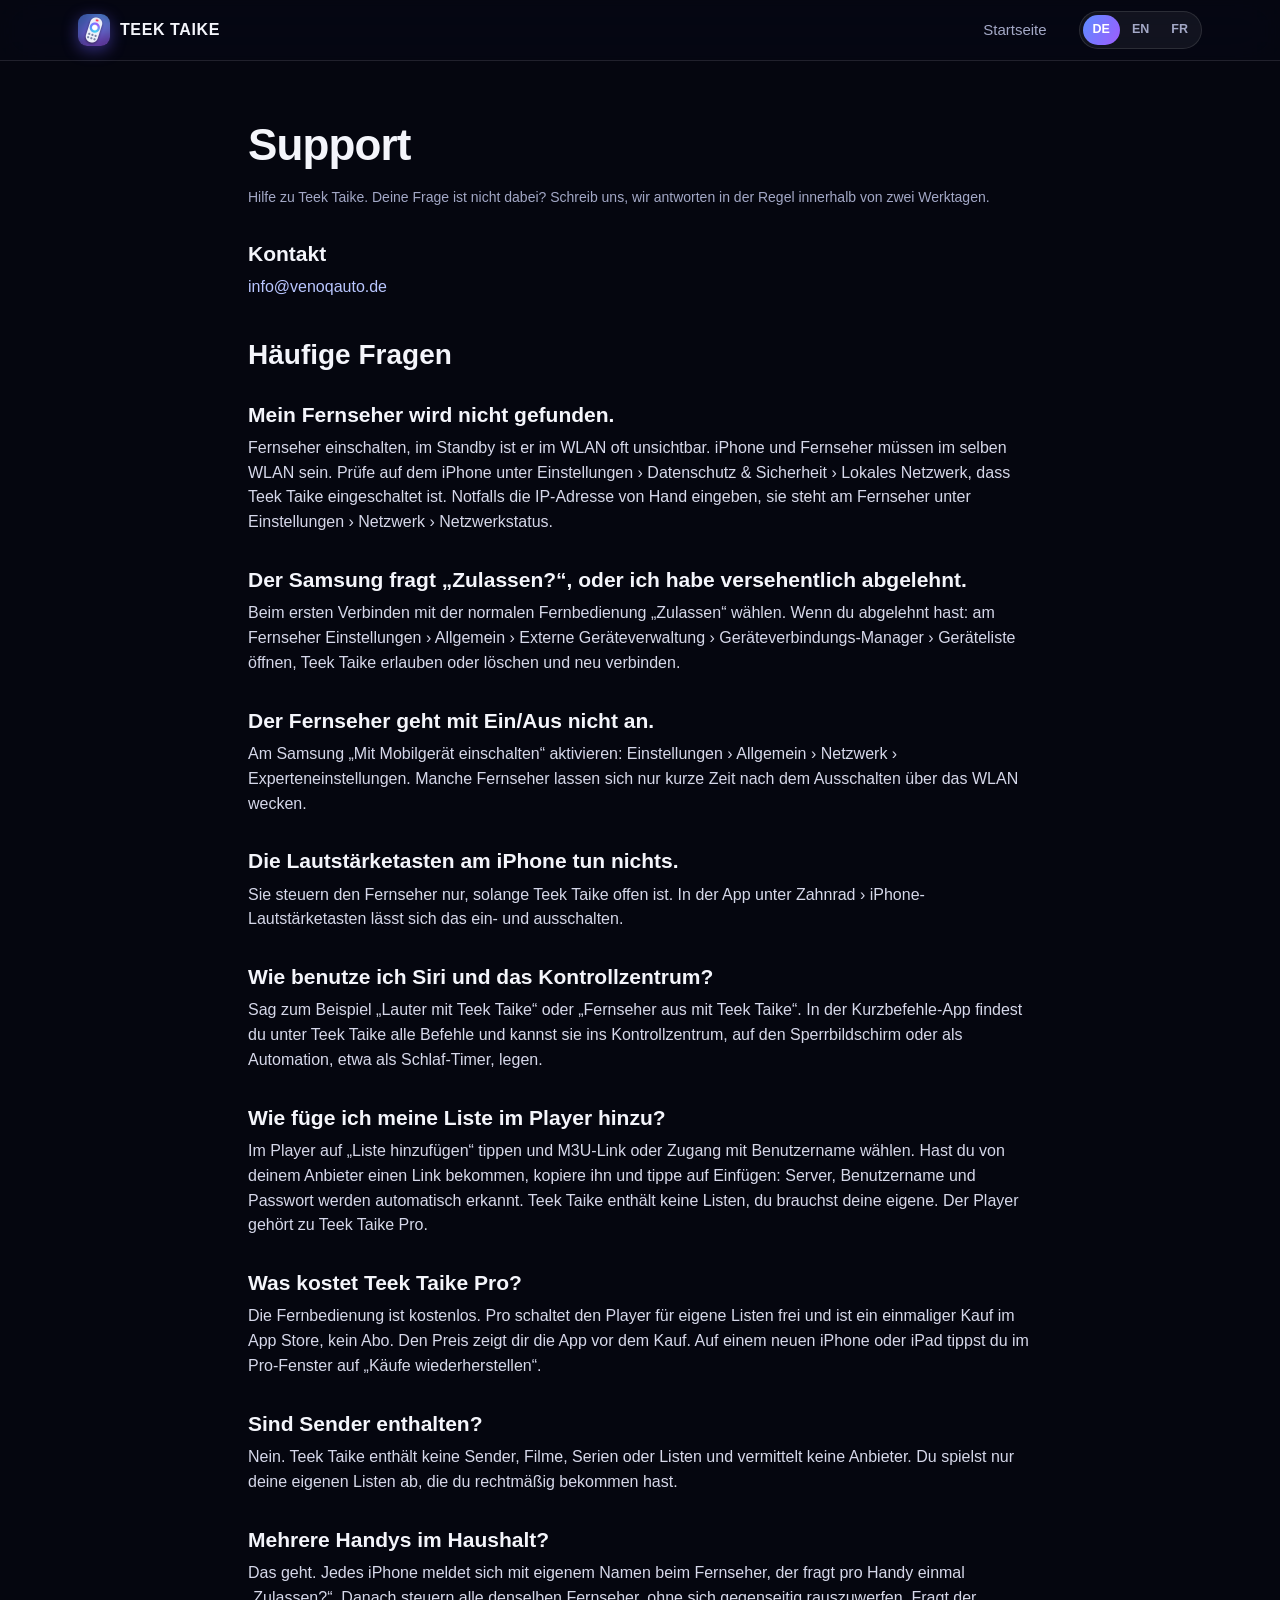
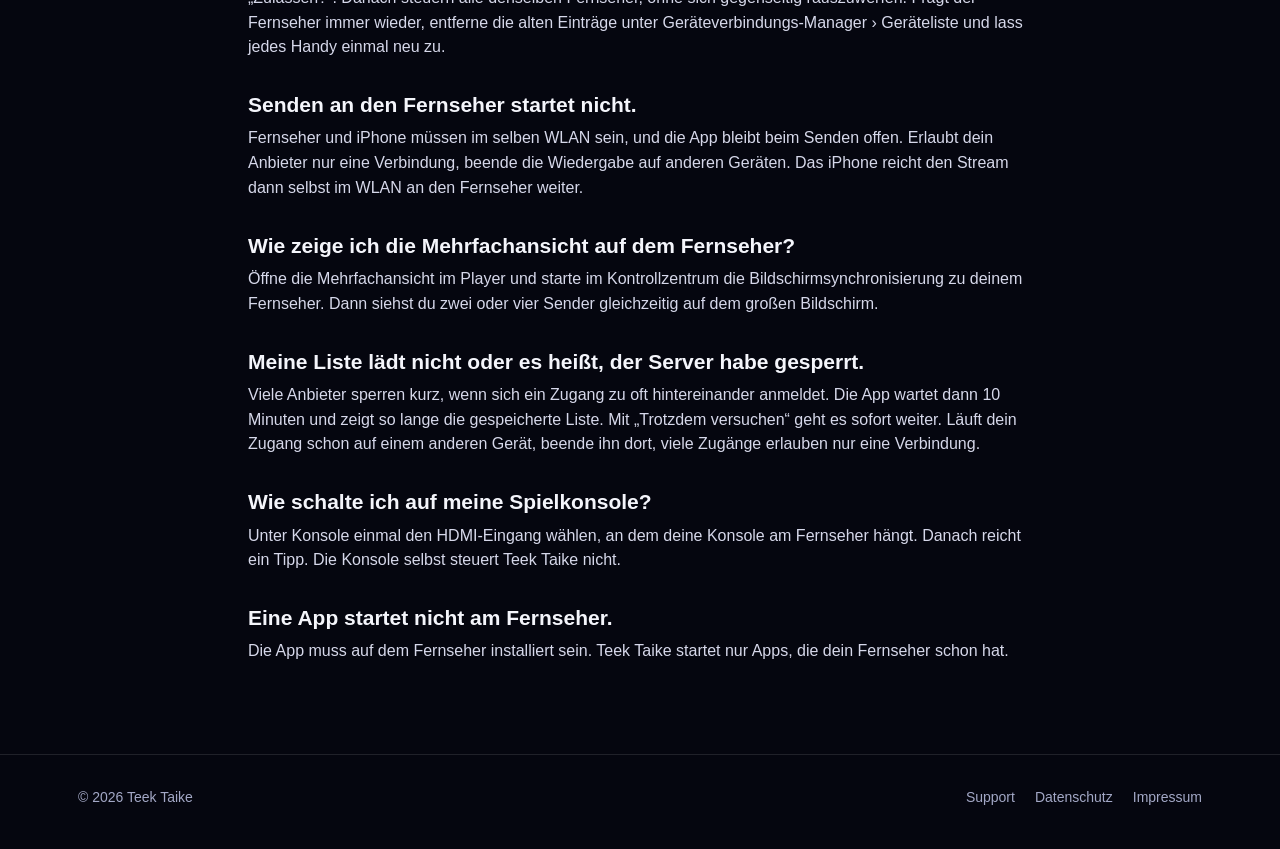
<file: support.html>
<!DOCTYPE html>
<html lang="de">
<head>
<meta charset="utf-8">
<meta name="viewport" content="width=device-width, initial-scale=1">
<title>Support · Teek Taike</title>
<meta name="theme-color" content="#0a0a16">
<meta property="og:type" content="website">
<meta property="og:site_name" content="Teek Taike">
<meta property="og:title" content="Support · Teek Taike">
<meta property="og:description" content="Support · Teek Taike">
<meta property="og:url" content="https://teektaike.github.io/support.html">
<meta property="og:image" content="https://teektaike.github.io/bilder/teilen_de_1711.jpg">
<meta property="og:image:secure_url" content="https://teektaike.github.io/bilder/teilen_de_1711.jpg">
<meta property="og:image:type" content="image/jpeg">
<meta property="og:image:width" content="1200">
<meta property="og:image:height" content="630">
<meta property="og:image:alt" content="Teek Taike">
<meta property="og:locale" content="de_DE">
<meta name="twitter:card" content="summary_large_image">
<meta name="twitter:title" content="Support · Teek Taike">
<meta name="twitter:description" content="Support · Teek Taike">
<meta name="twitter:image" content="https://teektaike.github.io/bilder/teilen_de_1711.jpg">
<link rel="apple-touch-icon" href="bilder/icon.png">
<link rel="icon" href="favicon.png">
<link rel="stylesheet" href="style.css?v=20261117">
<link rel="alternate" hreflang="de" href="https://teektaike.github.io/support.html">
<link rel="alternate" hreflang="en" href="https://teektaike.github.io/en/support.html">
<link rel="alternate" hreflang="fr" href="https://teektaike.github.io/fr/assistance.html">
<link rel="alternate" hreflang="x-default" href="https://teektaike.github.io/support.html">
<link rel="canonical" href="https://teektaike.github.io/support.html">
<meta http-equiv="Content-Security-Policy" content="default-src 'self'; img-src 'self' data:; style-src 'self' 'unsafe-inline'; script-src 'none'; object-src 'none'; base-uri 'self'; form-action 'none'">
<meta name="referrer" content="strict-origin-when-cross-origin">
</head>
<body>
<header>
  <div class="breite">
    <a class="marke" href="index.html"><img src="bilder/icon.png" alt=""><span>TEEK TAIKE</span></a>
    <div class="rechts"><nav><a href="index.html">Startseite</a></nav><div class="sprachen"><a href="support.html" class="an">DE</a><a href="en/support.html">EN</a><a href="fr/assistance.html">FR</a></div></div>
  </div>
</header>
<main class="recht">
  <h1>Support</h1>
  <p class="stand">Hilfe zu Teek Taike. Deine Frage ist nicht dabei? Schreib uns, wir antworten in der Regel innerhalb von zwei Werktagen.</p>
  <h2>Kontakt</h2>
  <p><a href="mailto:info@venoqauto.de">info@venoqauto.de</a></p>
  <h2 style="font-size:28px;margin-top:40px">Häufige Fragen</h2>
  <h2>Mein Fernseher wird nicht gefunden.</h2>
  <p>Fernseher einschalten, im Standby ist er im WLAN oft unsichtbar. iPhone und Fernseher müssen im selben WLAN sein. Prüfe auf dem iPhone unter Einstellungen › Datenschutz & Sicherheit › Lokales Netzwerk, dass Teek Taike eingeschaltet ist. Notfalls die IP-Adresse von Hand eingeben, sie steht am Fernseher unter Einstellungen › Netzwerk › Netzwerkstatus.</p>
  <h2>Der Samsung fragt „Zulassen?“, oder ich habe versehentlich abgelehnt.</h2>
  <p>Beim ersten Verbinden mit der normalen Fernbedienung „Zulassen“ wählen. Wenn du abgelehnt hast: am Fernseher Einstellungen › Allgemein › Externe Geräteverwaltung › Geräteverbindungs-Manager › Geräteliste öffnen, Teek Taike erlauben oder löschen und neu verbinden.</p>
  <h2>Der Fernseher geht mit Ein/Aus nicht an.</h2>
  <p>Am Samsung „Mit Mobilgerät einschalten“ aktivieren: Einstellungen › Allgemein › Netzwerk › Experteneinstellungen. Manche Fernseher lassen sich nur kurze Zeit nach dem Ausschalten über das WLAN wecken.</p>
  <h2>Die Lautstärketasten am iPhone tun nichts.</h2>
  <p>Sie steuern den Fernseher nur, solange Teek Taike offen ist. In der App unter Zahnrad › iPhone-Lautstärketasten lässt sich das ein- und ausschalten.</p>
  <h2>Wie benutze ich Siri und das Kontrollzentrum?</h2>
  <p>Sag zum Beispiel „Lauter mit Teek Taike“ oder „Fernseher aus mit Teek Taike“. In der Kurzbefehle-App findest du unter Teek Taike alle Befehle und kannst sie ins Kontrollzentrum, auf den Sperrbildschirm oder als Automation, etwa als Schlaf-Timer, legen.</p>
  <h2>Wie füge ich meine Liste im Player hinzu?</h2>
  <p>Im Player auf „Liste hinzufügen“ tippen und M3U-Link oder Zugang mit Benutzername wählen. Hast du von deinem Anbieter einen Link bekommen, kopiere ihn und tippe auf Einfügen: Server, Benutzername und Passwort werden automatisch erkannt. Teek Taike enthält keine Listen, du brauchst deine eigene. Der Player gehört zu Teek Taike Pro.</p>
  <h2>Was kostet Teek Taike Pro?</h2>
  <p>Die Fernbedienung ist kostenlos. Pro schaltet den Player für eigene Listen frei und ist ein einmaliger Kauf im App Store, kein Abo. Den Preis zeigt dir die App vor dem Kauf. Auf einem neuen iPhone oder iPad tippst du im Pro-Fenster auf „Käufe wiederherstellen“.</p>
  <h2>Sind Sender enthalten?</h2>
  <p>Nein. Teek Taike enthält keine Sender, Filme, Serien oder Listen und vermittelt keine Anbieter. Du spielst nur deine eigenen Listen ab, die du rechtmäßig bekommen hast.</p>
  <h2>Mehrere Handys im Haushalt?</h2>
  <p>Das geht. Jedes iPhone meldet sich mit eigenem Namen beim Fernseher, der fragt pro Handy einmal „Zulassen?“. Danach steuern alle denselben Fernseher, ohne sich gegenseitig rauszuwerfen. Fragt der Fernseher immer wieder, entferne die alten Einträge unter Geräteverbindungs-Manager › Geräteliste und lass jedes Handy einmal neu zu.</p>
  <h2>Senden an den Fernseher startet nicht.</h2>
  <p>Fernseher und iPhone müssen im selben WLAN sein, und die App bleibt beim Senden offen. Erlaubt dein Anbieter nur eine Verbindung, beende die Wiedergabe auf anderen Geräten. Das iPhone reicht den Stream dann selbst im WLAN an den Fernseher weiter.</p>
  <h2>Wie zeige ich die Mehrfachansicht auf dem Fernseher?</h2>
  <p>Öffne die Mehrfachansicht im Player und starte im Kontrollzentrum die Bildschirmsynchronisierung zu deinem Fernseher. Dann siehst du zwei oder vier Sender gleichzeitig auf dem großen Bildschirm.</p>
  <h2>Meine Liste lädt nicht oder es heißt, der Server habe gesperrt.</h2>
  <p>Viele Anbieter sperren kurz, wenn sich ein Zugang zu oft hintereinander anmeldet. Die App wartet dann 10 Minuten und zeigt so lange die gespeicherte Liste. Mit „Trotzdem versuchen“ geht es sofort weiter. Läuft dein Zugang schon auf einem anderen Gerät, beende ihn dort, viele Zugänge erlauben nur eine Verbindung.</p>
  <h2>Wie schalte ich auf meine Spielkonsole?</h2>
  <p>Unter Konsole einmal den HDMI-Eingang wählen, an dem deine Konsole am Fernseher hängt. Danach reicht ein Tipp. Die Konsole selbst steuert Teek Taike nicht.</p>
  <h2>Eine App startet nicht am Fernseher.</h2>
  <p>Die App muss auf dem Fernseher installiert sein. Teek Taike startet nur Apps, die dein Fernseher schon hat.</p>
</main>
<footer>
  <div class="breite">
    <span>© 2026 Teek Taike</span>
    <span class="links"><a href="support.html">Support</a><a href="datenschutz.html">Datenschutz</a><a href="impressum.html">Impressum</a></span>
  </div>
</footer>
</body>
</html>
</file>
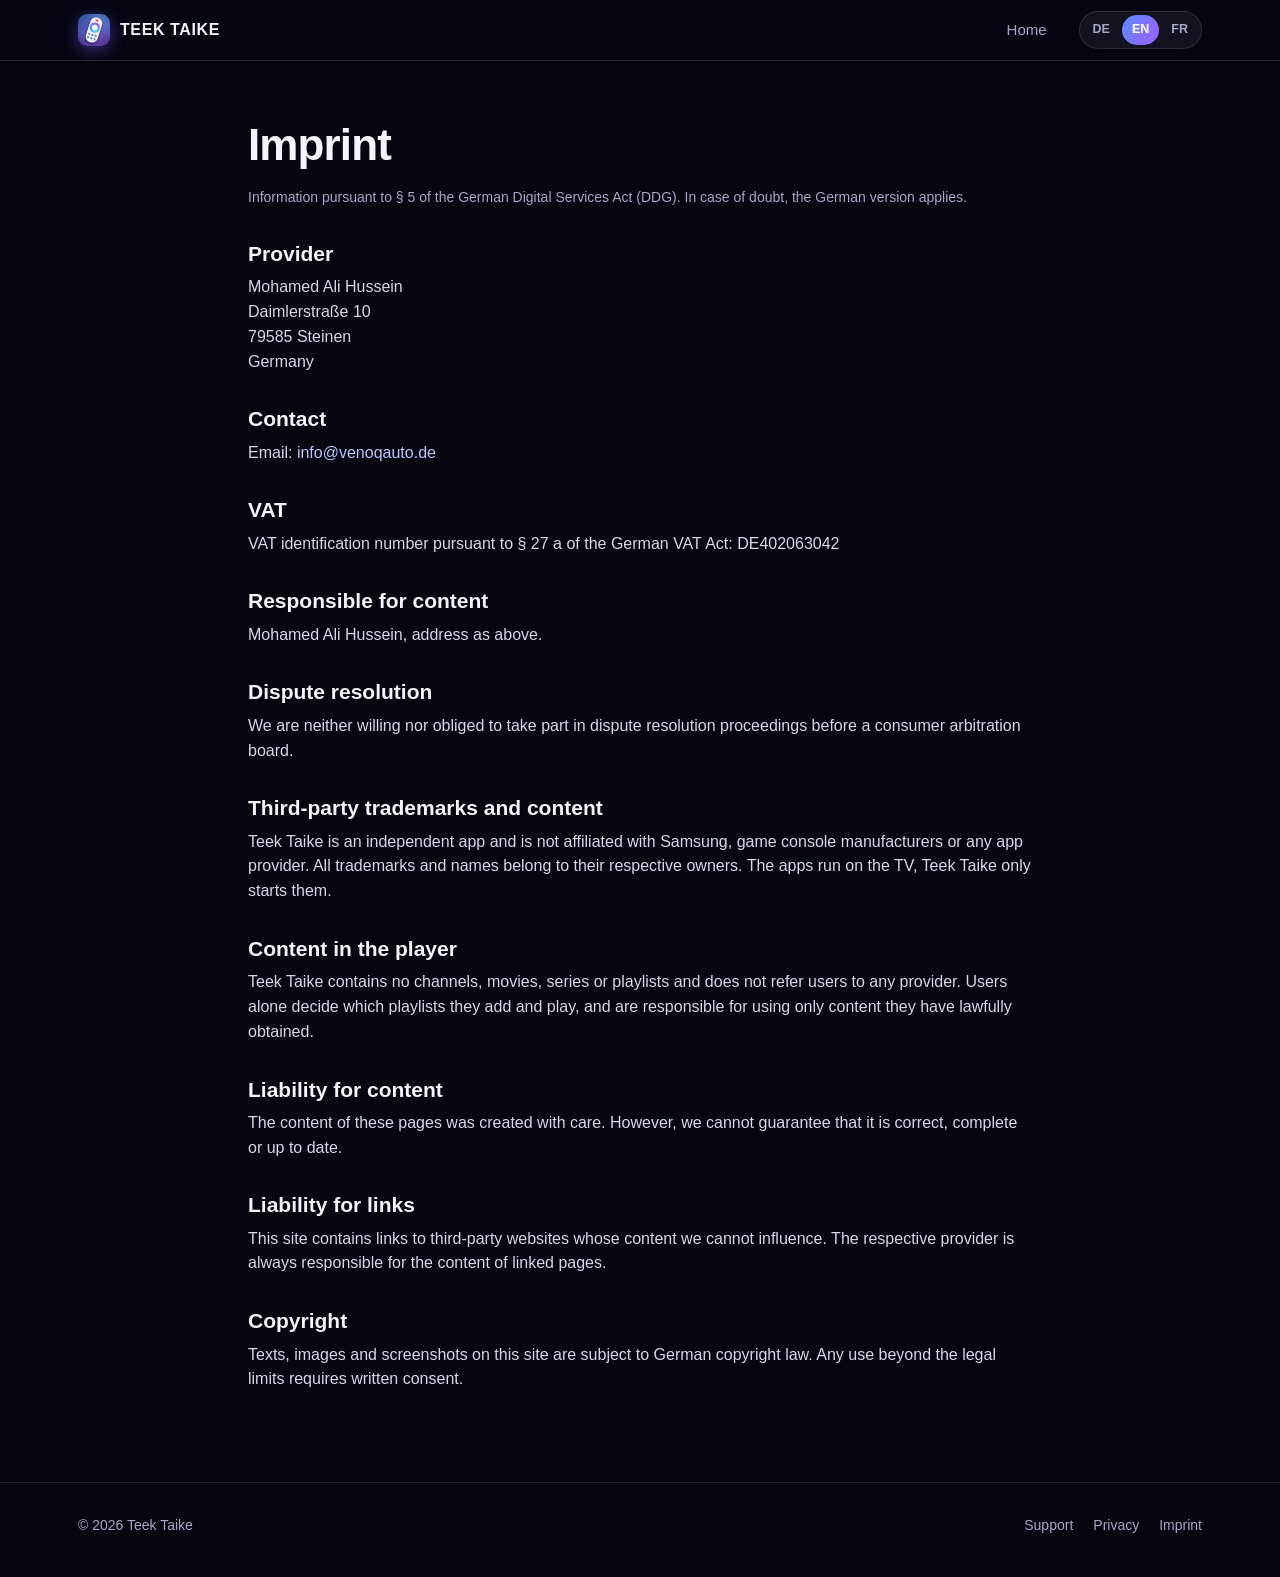
<file: en/imprint.html>
<!DOCTYPE html>
<html lang="en">
<head>
<meta charset="utf-8">
<meta name="viewport" content="width=device-width, initial-scale=1">
<title>Imprint · Teek Taike</title>
<meta name="theme-color" content="#0a0a16">
<meta property="og:type" content="website">
<meta property="og:site_name" content="Teek Taike">
<meta property="og:title" content="Imprint · Teek Taike">
<meta property="og:description" content="Imprint · Teek Taike">
<meta property="og:url" content="https://teektaike.github.io/en/imprint.html">
<meta property="og:image" content="https://teektaike.github.io/bilder/teilen_en_1711.jpg">
<meta property="og:image:secure_url" content="https://teektaike.github.io/bilder/teilen_en_1711.jpg">
<meta property="og:image:type" content="image/jpeg">
<meta property="og:image:width" content="1200">
<meta property="og:image:height" content="630">
<meta property="og:image:alt" content="Teek Taike">
<meta property="og:locale" content="en_US">
<meta name="twitter:card" content="summary_large_image">
<meta name="twitter:title" content="Imprint · Teek Taike">
<meta name="twitter:description" content="Imprint · Teek Taike">
<meta name="twitter:image" content="https://teektaike.github.io/bilder/teilen_en_1711.jpg">
<link rel="apple-touch-icon" href="../bilder/icon.png">
<link rel="icon" href="../favicon.png">
<link rel="stylesheet" href="../style.css?v=20261117">
<link rel="alternate" hreflang="de" href="https://teektaike.github.io/impressum.html">
<link rel="alternate" hreflang="en" href="https://teektaike.github.io/en/imprint.html">
<link rel="alternate" hreflang="fr" href="https://teektaike.github.io/fr/mentions-legales.html">
<link rel="alternate" hreflang="x-default" href="https://teektaike.github.io/impressum.html">
<link rel="canonical" href="https://teektaike.github.io/en/imprint.html">
<meta http-equiv="Content-Security-Policy" content="default-src 'self'; img-src 'self' data:; style-src 'self' 'unsafe-inline'; script-src 'none'; object-src 'none'; base-uri 'self'; form-action 'none'">
<meta name="referrer" content="strict-origin-when-cross-origin">
</head>
<body>
<header>
  <div class="breite">
    <a class="marke" href="index.html"><img src="../bilder/icon.png" alt=""><span>TEEK TAIKE</span></a>
    <div class="rechts"><nav><a href="index.html">Home</a></nav><div class="sprachen"><a href="../impressum.html">DE</a><a href="../en/imprint.html" class="an">EN</a><a href="../fr/mentions-legales.html">FR</a></div></div>
  </div>
</header>
<main class="recht">
  <h1>Imprint</h1>
  <p class="stand">Information pursuant to § 5 of the German Digital Services Act (DDG). In case of doubt, the German version applies.</p>
  <h2>Provider</h2><p>Mohamed Ali Hussein<br>Daimlerstraße 10<br>79585 Steinen<br>Germany</p>
  <h2>Contact</h2><p>Email: <a href="mailto:info@venoqauto.de">info@venoqauto.de</a></p>
  <h2>VAT</h2><p>VAT identification number pursuant to § 27 a of the German VAT Act: DE402063042</p>
  <h2>Responsible for content</h2><p>Mohamed Ali Hussein, address as above.</p>
  <h2>Dispute resolution</h2><p>We are neither willing nor obliged to take part in dispute resolution proceedings before a consumer arbitration board.</p>
  <h2>Third-party trademarks and content</h2><p>Teek Taike is an independent app and is not affiliated with Samsung, game console manufacturers or any app provider. All trademarks and names belong to their respective owners. The apps run on the TV, Teek Taike only starts them.</p>
  <h2>Content in the player</h2><p>Teek Taike contains no channels, movies, series or playlists and does not refer users to any provider. Users alone decide which playlists they add and play, and are responsible for using only content they have lawfully obtained.</p>
  <h2>Liability for content</h2><p>The content of these pages was created with care. However, we cannot guarantee that it is correct, complete or up to date.</p>
  <h2>Liability for links</h2><p>This site contains links to third-party websites whose content we cannot influence. The respective provider is always responsible for the content of linked pages.</p>
  <h2>Copyright</h2><p>Texts, images and screenshots on this site are subject to German copyright law. Any use beyond the legal limits requires written consent.</p>
</main>
<footer>
  <div class="breite">
    <span>© 2026 Teek Taike</span>
    <span class="links"><a href="support.html">Support</a><a href="privacy.html">Privacy</a><a href="imprint.html">Imprint</a></span>
  </div>
</footer>
</body>
</html>
</file>
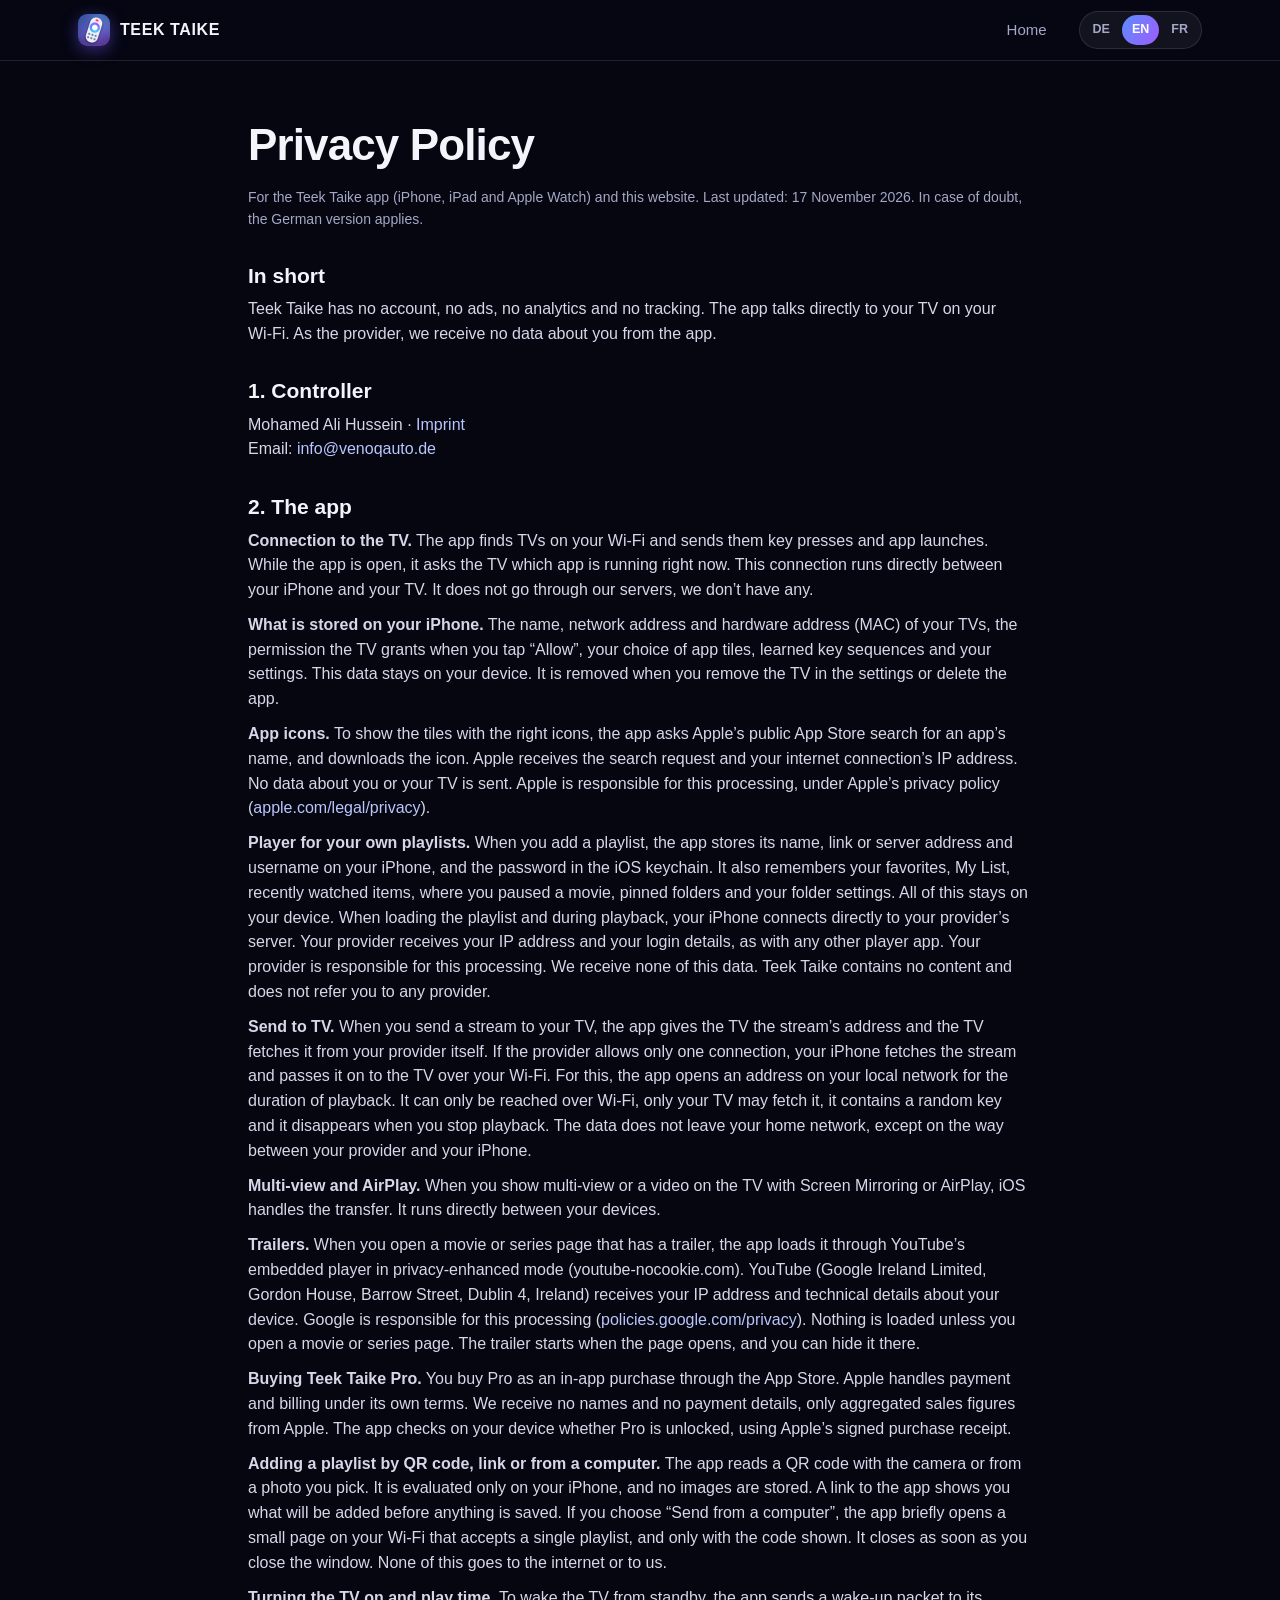
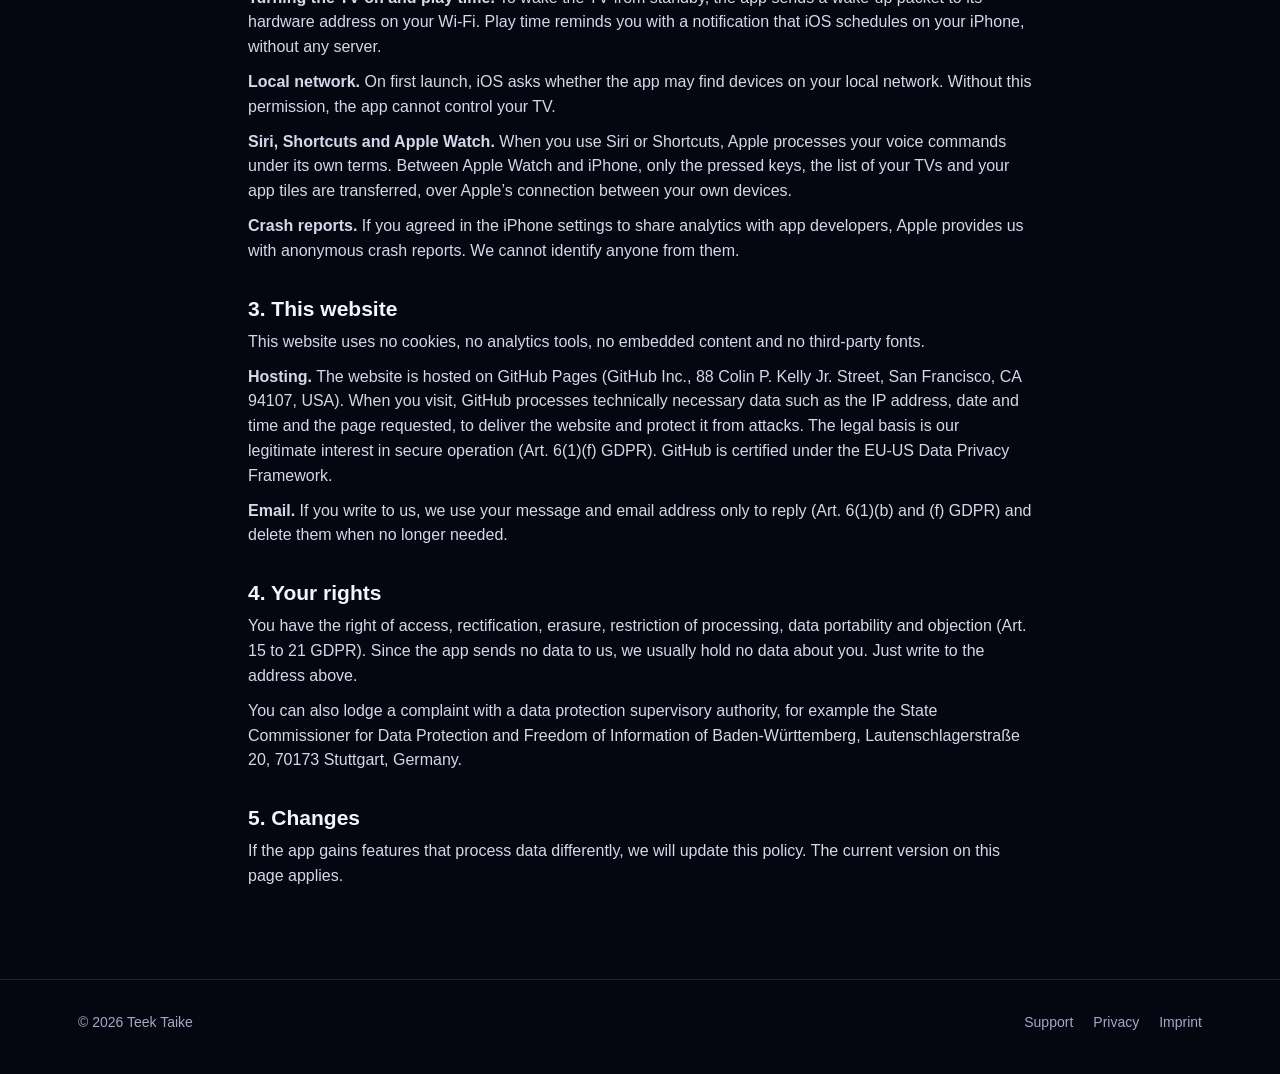
<file: en/privacy.html>
<!DOCTYPE html>
<html lang="en">
<head>
<meta charset="utf-8">
<meta name="viewport" content="width=device-width, initial-scale=1">
<title>Privacy Policy · Teek Taike</title>
<meta name="theme-color" content="#0a0a16">
<meta property="og:type" content="website">
<meta property="og:site_name" content="Teek Taike">
<meta property="og:title" content="Privacy Policy · Teek Taike">
<meta property="og:description" content="Privacy Policy · Teek Taike">
<meta property="og:url" content="https://teektaike.github.io/en/privacy.html">
<meta property="og:image" content="https://teektaike.github.io/bilder/teilen_en_1711.jpg">
<meta property="og:image:secure_url" content="https://teektaike.github.io/bilder/teilen_en_1711.jpg">
<meta property="og:image:type" content="image/jpeg">
<meta property="og:image:width" content="1200">
<meta property="og:image:height" content="630">
<meta property="og:image:alt" content="Teek Taike">
<meta property="og:locale" content="en_US">
<meta name="twitter:card" content="summary_large_image">
<meta name="twitter:title" content="Privacy Policy · Teek Taike">
<meta name="twitter:description" content="Privacy Policy · Teek Taike">
<meta name="twitter:image" content="https://teektaike.github.io/bilder/teilen_en_1711.jpg">
<link rel="apple-touch-icon" href="../bilder/icon.png">
<link rel="icon" href="../favicon.png">
<link rel="stylesheet" href="../style.css?v=20261117">
<link rel="alternate" hreflang="de" href="https://teektaike.github.io/datenschutz.html">
<link rel="alternate" hreflang="en" href="https://teektaike.github.io/en/privacy.html">
<link rel="alternate" hreflang="fr" href="https://teektaike.github.io/fr/confidentialite.html">
<link rel="alternate" hreflang="x-default" href="https://teektaike.github.io/datenschutz.html">
<link rel="canonical" href="https://teektaike.github.io/en/privacy.html">
<meta http-equiv="Content-Security-Policy" content="default-src 'self'; img-src 'self' data:; style-src 'self' 'unsafe-inline'; script-src 'none'; object-src 'none'; base-uri 'self'; form-action 'none'">
<meta name="referrer" content="strict-origin-when-cross-origin">
</head>
<body>
<header>
  <div class="breite">
    <a class="marke" href="index.html"><img src="../bilder/icon.png" alt=""><span>TEEK TAIKE</span></a>
    <div class="rechts"><nav><a href="index.html">Home</a></nav><div class="sprachen"><a href="../datenschutz.html">DE</a><a href="../en/privacy.html" class="an">EN</a><a href="../fr/confidentialite.html">FR</a></div></div>
  </div>
</header>
<main class="recht">
  <h1>Privacy Policy</h1>
  <p class="stand">For the Teek Taike app (iPhone, iPad and Apple Watch) and this website. Last updated: 17 November 2026. In case of doubt, the German version applies.</p>
  <h2>In short</h2>
  <p>Teek Taike has no account, no ads, no analytics and no tracking. The app talks directly to your TV on your Wi‑Fi. As the provider, we receive no data about you from the app.</p>
  <h2>1. Controller</h2>
  <p>Mohamed Ali Hussein · <a href="imprint.html">Imprint</a><br>Email: <a href="mailto:info@venoqauto.de">info@venoqauto.de</a></p>
  <h2>2. The app</h2>
  <p><strong>Connection to the TV.</strong> The app finds TVs on your Wi‑Fi and sends them key presses and app launches. While the app is open, it asks the TV which app is running right now. This connection runs directly between your iPhone and your TV. It does not go through our servers, we don’t have any.</p>
  <p><strong>What is stored on your iPhone.</strong> The name, network address and hardware address (MAC) of your TVs, the permission the TV grants when you tap “Allow”, your choice of app tiles, learned key sequences and your settings. This data stays on your device. It is removed when you remove the TV in the settings or delete the app.</p>
  <p><strong>App icons.</strong> To show the tiles with the right icons, the app asks Apple’s public App Store search for an app’s name, and downloads the icon. Apple receives the search request and your internet connection’s IP address. No data about you or your TV is sent. Apple is responsible for this processing, under Apple’s privacy policy (<a href="https://www.apple.com/legal/privacy/" rel="noopener">apple.com/legal/privacy</a>).</p>
  <p><strong>Player for your own playlists.</strong> When you add a playlist, the app stores its name, link or server address and username on your iPhone, and the password in the iOS keychain. It also remembers your favorites, My List, recently watched items, where you paused a movie, pinned folders and your folder settings. All of this stays on your device. When loading the playlist and during playback, your iPhone connects directly to your provider’s server. Your provider receives your IP address and your login details, as with any other player app. Your provider is responsible for this processing. We receive none of this data. Teek Taike contains no content and does not refer you to any provider.</p>
  <p><strong>Send to TV.</strong> When you send a stream to your TV, the app gives the TV the stream’s address and the TV fetches it from your provider itself. If the provider allows only one connection, your iPhone fetches the stream and passes it on to the TV over your Wi‑Fi. For this, the app opens an address on your local network for the duration of playback. It can only be reached over Wi‑Fi, only your TV may fetch it, it contains a random key and it disappears when you stop playback. The data does not leave your home network, except on the way between your provider and your iPhone.</p>
  <p><strong>Multi-view and AirPlay.</strong> When you show multi-view or a video on the TV with Screen Mirroring or AirPlay, iOS handles the transfer. It runs directly between your devices.</p>
  <p><strong>Trailers.</strong> When you open a movie or series page that has a trailer, the app loads it through YouTube’s embedded player in privacy-enhanced mode (youtube-nocookie.com). YouTube (Google Ireland Limited, Gordon House, Barrow Street, Dublin 4, Ireland) receives your IP address and technical details about your device. Google is responsible for this processing (<a href="https://policies.google.com/privacy?hl=en" rel="noopener">policies.google.com/privacy</a>). Nothing is loaded unless you open a movie or series page. The trailer starts when the page opens, and you can hide it there.</p>
  <p><strong>Buying Teek Taike Pro.</strong> You buy Pro as an in-app purchase through the App Store. Apple handles payment and billing under its own terms. We receive no names and no payment details, only aggregated sales figures from Apple. The app checks on your device whether Pro is unlocked, using Apple’s signed purchase receipt.</p>
  <p><strong>Adding a playlist by QR code, link or from a computer.</strong> The app reads a QR code with the camera or from a photo you pick. It is evaluated only on your iPhone, and no images are stored. A link to the app shows you what will be added before anything is saved. If you choose “Send from a computer”, the app briefly opens a small page on your Wi‑Fi that accepts a single playlist, and only with the code shown. It closes as soon as you close the window. None of this goes to the internet or to us.</p>
  <p><strong>Turning the TV on and play time.</strong> To wake the TV from standby, the app sends a wake-up packet to its hardware address on your Wi‑Fi. Play time reminds you with a notification that iOS schedules on your iPhone, without any server.</p>
  <p><strong>Local network.</strong> On first launch, iOS asks whether the app may find devices on your local network. Without this permission, the app cannot control your TV.</p>
  <p><strong>Siri, Shortcuts and Apple Watch.</strong> When you use Siri or Shortcuts, Apple processes your voice commands under its own terms. Between Apple Watch and iPhone, only the pressed keys, the list of your TVs and your app tiles are transferred, over Apple’s connection between your own devices.</p>
  <p><strong>Crash reports.</strong> If you agreed in the iPhone settings to share analytics with app developers, Apple provides us with anonymous crash reports. We cannot identify anyone from them.</p>
  <h2>3. This website</h2>
  <p>This website uses no cookies, no analytics tools, no embedded content and no third-party fonts.</p>
  <p><strong>Hosting.</strong> The website is hosted on GitHub Pages (GitHub Inc., 88 Colin P. Kelly Jr. Street, San Francisco, CA 94107, USA). When you visit, GitHub processes technically necessary data such as the IP address, date and time and the page requested, to deliver the website and protect it from attacks. The legal basis is our legitimate interest in secure operation (Art. 6(1)(f) GDPR). GitHub is certified under the EU-US Data Privacy Framework.</p>
  <p><strong>Email.</strong> If you write to us, we use your message and email address only to reply (Art. 6(1)(b) and (f) GDPR) and delete them when no longer needed.</p>
  <h2>4. Your rights</h2>
  <p>You have the right of access, rectification, erasure, restriction of processing, data portability and objection (Art. 15 to 21 GDPR). Since the app sends no data to us, we usually hold no data about you. Just write to the address above.</p>
  <p>You can also lodge a complaint with a data protection supervisory authority, for example the State Commissioner for Data Protection and Freedom of Information of Baden-Württemberg, Lautenschlagerstraße 20, 70173 Stuttgart, Germany.</p>
  <h2>5. Changes</h2>
  <p>If the app gains features that process data differently, we will update this policy. The current version on this page applies.</p>
</main>
<footer>
  <div class="breite">
    <span>© 2026 Teek Taike</span>
    <span class="links"><a href="support.html">Support</a><a href="privacy.html">Privacy</a><a href="imprint.html">Imprint</a></span>
  </div>
</footer>
</body>
</html>
</file>
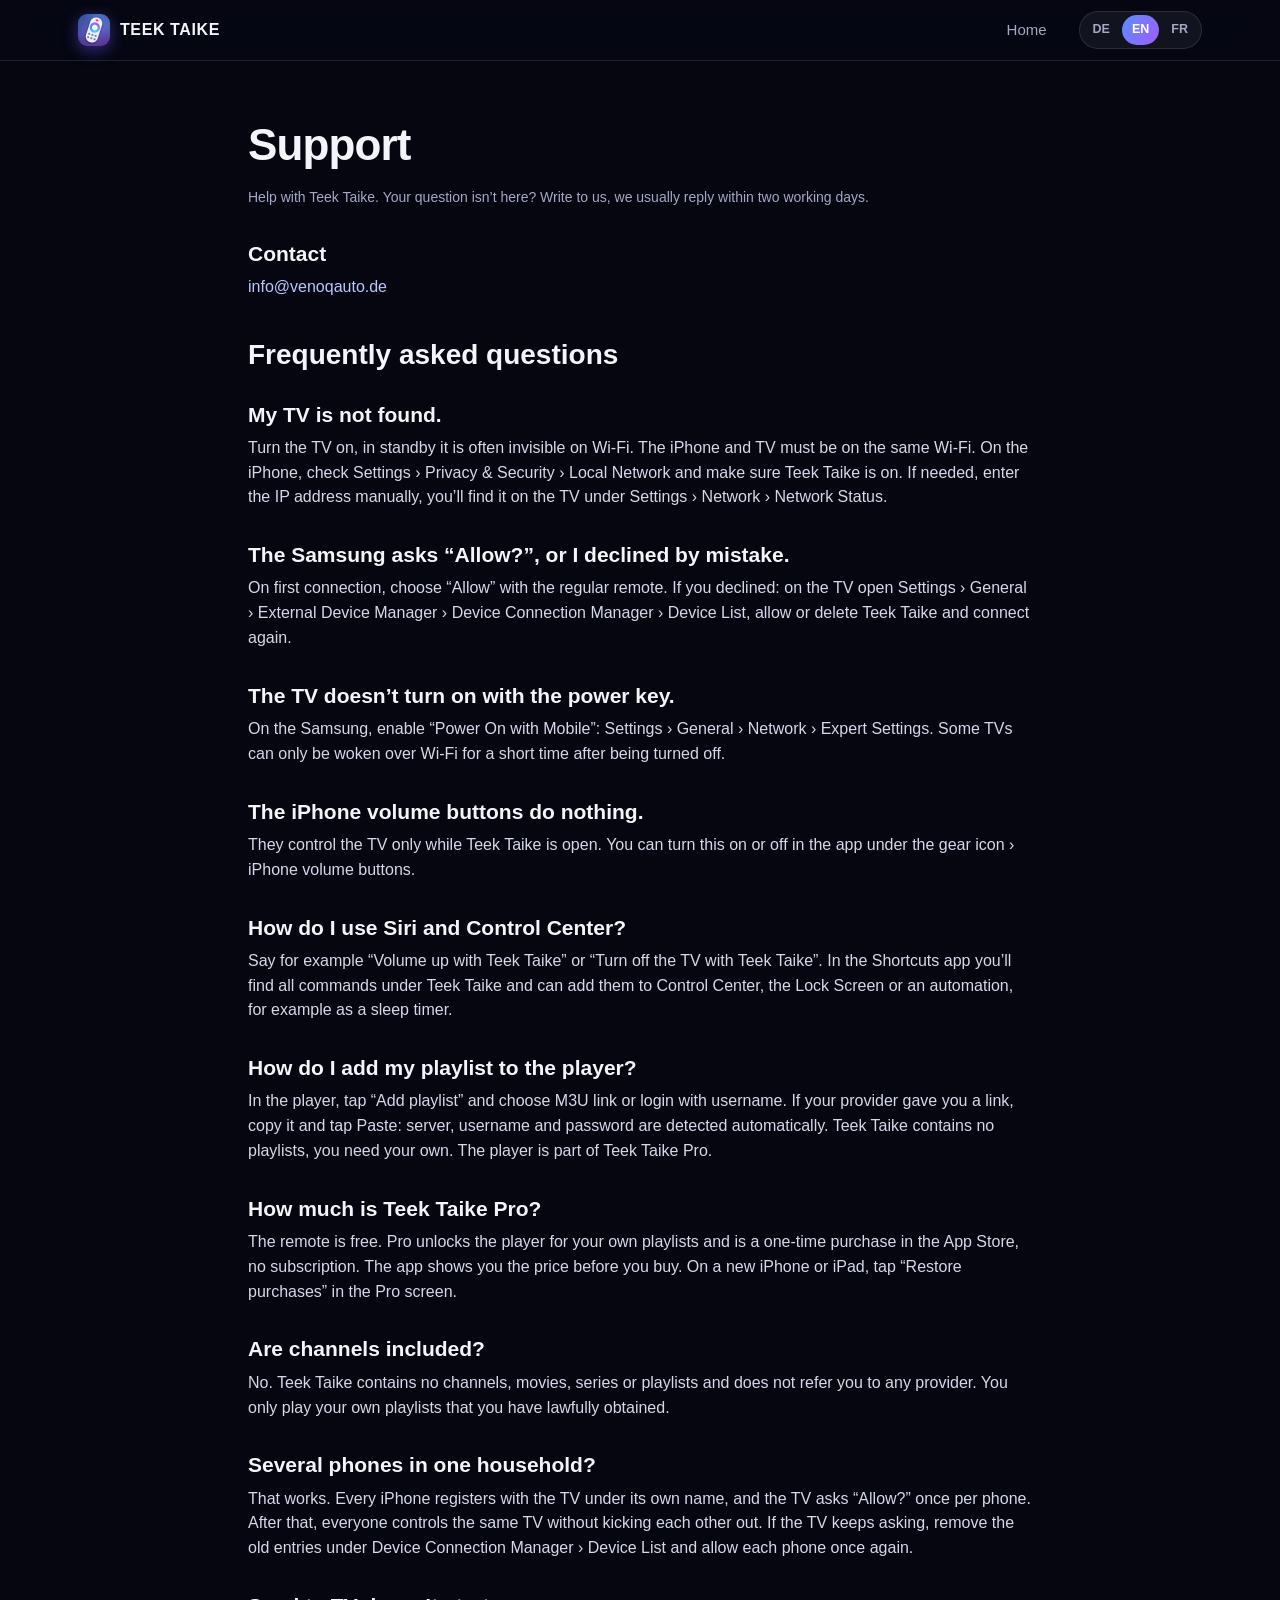
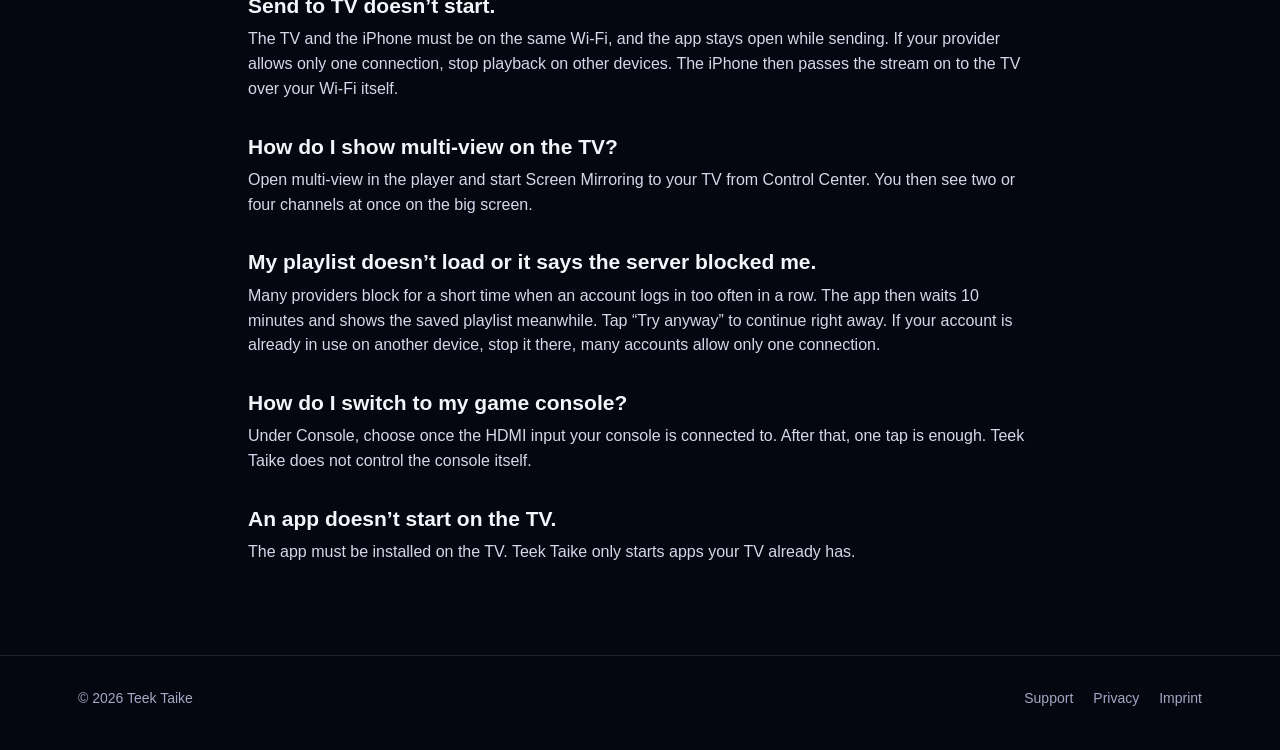
<file: en/support.html>
<!DOCTYPE html>
<html lang="en">
<head>
<meta charset="utf-8">
<meta name="viewport" content="width=device-width, initial-scale=1">
<title>Support · Teek Taike</title>
<meta name="theme-color" content="#0a0a16">
<meta property="og:type" content="website">
<meta property="og:site_name" content="Teek Taike">
<meta property="og:title" content="Support · Teek Taike">
<meta property="og:description" content="Support · Teek Taike">
<meta property="og:url" content="https://teektaike.github.io/en/support.html">
<meta property="og:image" content="https://teektaike.github.io/bilder/teilen_en_1711.jpg">
<meta property="og:image:secure_url" content="https://teektaike.github.io/bilder/teilen_en_1711.jpg">
<meta property="og:image:type" content="image/jpeg">
<meta property="og:image:width" content="1200">
<meta property="og:image:height" content="630">
<meta property="og:image:alt" content="Teek Taike">
<meta property="og:locale" content="en_US">
<meta name="twitter:card" content="summary_large_image">
<meta name="twitter:title" content="Support · Teek Taike">
<meta name="twitter:description" content="Support · Teek Taike">
<meta name="twitter:image" content="https://teektaike.github.io/bilder/teilen_en_1711.jpg">
<link rel="apple-touch-icon" href="../bilder/icon.png">
<link rel="icon" href="../favicon.png">
<link rel="stylesheet" href="../style.css?v=20261117">
<link rel="alternate" hreflang="de" href="https://teektaike.github.io/support.html">
<link rel="alternate" hreflang="en" href="https://teektaike.github.io/en/support.html">
<link rel="alternate" hreflang="fr" href="https://teektaike.github.io/fr/assistance.html">
<link rel="alternate" hreflang="x-default" href="https://teektaike.github.io/support.html">
<link rel="canonical" href="https://teektaike.github.io/en/support.html">
<meta http-equiv="Content-Security-Policy" content="default-src 'self'; img-src 'self' data:; style-src 'self' 'unsafe-inline'; script-src 'none'; object-src 'none'; base-uri 'self'; form-action 'none'">
<meta name="referrer" content="strict-origin-when-cross-origin">
</head>
<body>
<header>
  <div class="breite">
    <a class="marke" href="index.html"><img src="../bilder/icon.png" alt=""><span>TEEK TAIKE</span></a>
    <div class="rechts"><nav><a href="index.html">Home</a></nav><div class="sprachen"><a href="../support.html">DE</a><a href="../en/support.html" class="an">EN</a><a href="../fr/assistance.html">FR</a></div></div>
  </div>
</header>
<main class="recht">
  <h1>Support</h1>
  <p class="stand">Help with Teek Taike. Your question isn’t here? Write to us, we usually reply within two working days.</p>
  <h2>Contact</h2>
  <p><a href="mailto:info@venoqauto.de">info@venoqauto.de</a></p>
  <h2 style="font-size:28px;margin-top:40px">Frequently asked questions</h2>
  <h2>My TV is not found.</h2>
  <p>Turn the TV on, in standby it is often invisible on Wi‑Fi. The iPhone and TV must be on the same Wi‑Fi. On the iPhone, check Settings › Privacy & Security › Local Network and make sure Teek Taike is on. If needed, enter the IP address manually, you’ll find it on the TV under Settings › Network › Network Status.</p>
  <h2>The Samsung asks “Allow?”, or I declined by mistake.</h2>
  <p>On first connection, choose “Allow” with the regular remote. If you declined: on the TV open Settings › General › External Device Manager › Device Connection Manager › Device List, allow or delete Teek Taike and connect again.</p>
  <h2>The TV doesn’t turn on with the power key.</h2>
  <p>On the Samsung, enable “Power On with Mobile”: Settings › General › Network › Expert Settings. Some TVs can only be woken over Wi‑Fi for a short time after being turned off.</p>
  <h2>The iPhone volume buttons do nothing.</h2>
  <p>They control the TV only while Teek Taike is open. You can turn this on or off in the app under the gear icon › iPhone volume buttons.</p>
  <h2>How do I use Siri and Control Center?</h2>
  <p>Say for example “Volume up with Teek Taike” or “Turn off the TV with Teek Taike”. In the Shortcuts app you’ll find all commands under Teek Taike and can add them to Control Center, the Lock Screen or an automation, for example as a sleep timer.</p>
  <h2>How do I add my playlist to the player?</h2>
  <p>In the player, tap “Add playlist” and choose M3U link or login with username. If your provider gave you a link, copy it and tap Paste: server, username and password are detected automatically. Teek Taike contains no playlists, you need your own. The player is part of Teek Taike Pro.</p>
  <h2>How much is Teek Taike Pro?</h2>
  <p>The remote is free. Pro unlocks the player for your own playlists and is a one-time purchase in the App Store, no subscription. The app shows you the price before you buy. On a new iPhone or iPad, tap “Restore purchases” in the Pro screen.</p>
  <h2>Are channels included?</h2>
  <p>No. Teek Taike contains no channels, movies, series or playlists and does not refer you to any provider. You only play your own playlists that you have lawfully obtained.</p>
  <h2>Several phones in one household?</h2>
  <p>That works. Every iPhone registers with the TV under its own name, and the TV asks “Allow?” once per phone. After that, everyone controls the same TV without kicking each other out. If the TV keeps asking, remove the old entries under Device Connection Manager › Device List and allow each phone once again.</p>
  <h2>Send to TV doesn’t start.</h2>
  <p>The TV and the iPhone must be on the same Wi‑Fi, and the app stays open while sending. If your provider allows only one connection, stop playback on other devices. The iPhone then passes the stream on to the TV over your Wi‑Fi itself.</p>
  <h2>How do I show multi-view on the TV?</h2>
  <p>Open multi-view in the player and start Screen Mirroring to your TV from Control Center. You then see two or four channels at once on the big screen.</p>
  <h2>My playlist doesn’t load or it says the server blocked me.</h2>
  <p>Many providers block for a short time when an account logs in too often in a row. The app then waits 10 minutes and shows the saved playlist meanwhile. Tap “Try anyway” to continue right away. If your account is already in use on another device, stop it there, many accounts allow only one connection.</p>
  <h2>How do I switch to my game console?</h2>
  <p>Under Console, choose once the HDMI input your console is connected to. After that, one tap is enough. Teek Taike does not control the console itself.</p>
  <h2>An app doesn’t start on the TV.</h2>
  <p>The app must be installed on the TV. Teek Taike only starts apps your TV already has.</p>
</main>
<footer>
  <div class="breite">
    <span>© 2026 Teek Taike</span>
    <span class="links"><a href="support.html">Support</a><a href="privacy.html">Privacy</a><a href="imprint.html">Imprint</a></span>
  </div>
</footer>
</body>
</html>
</file>
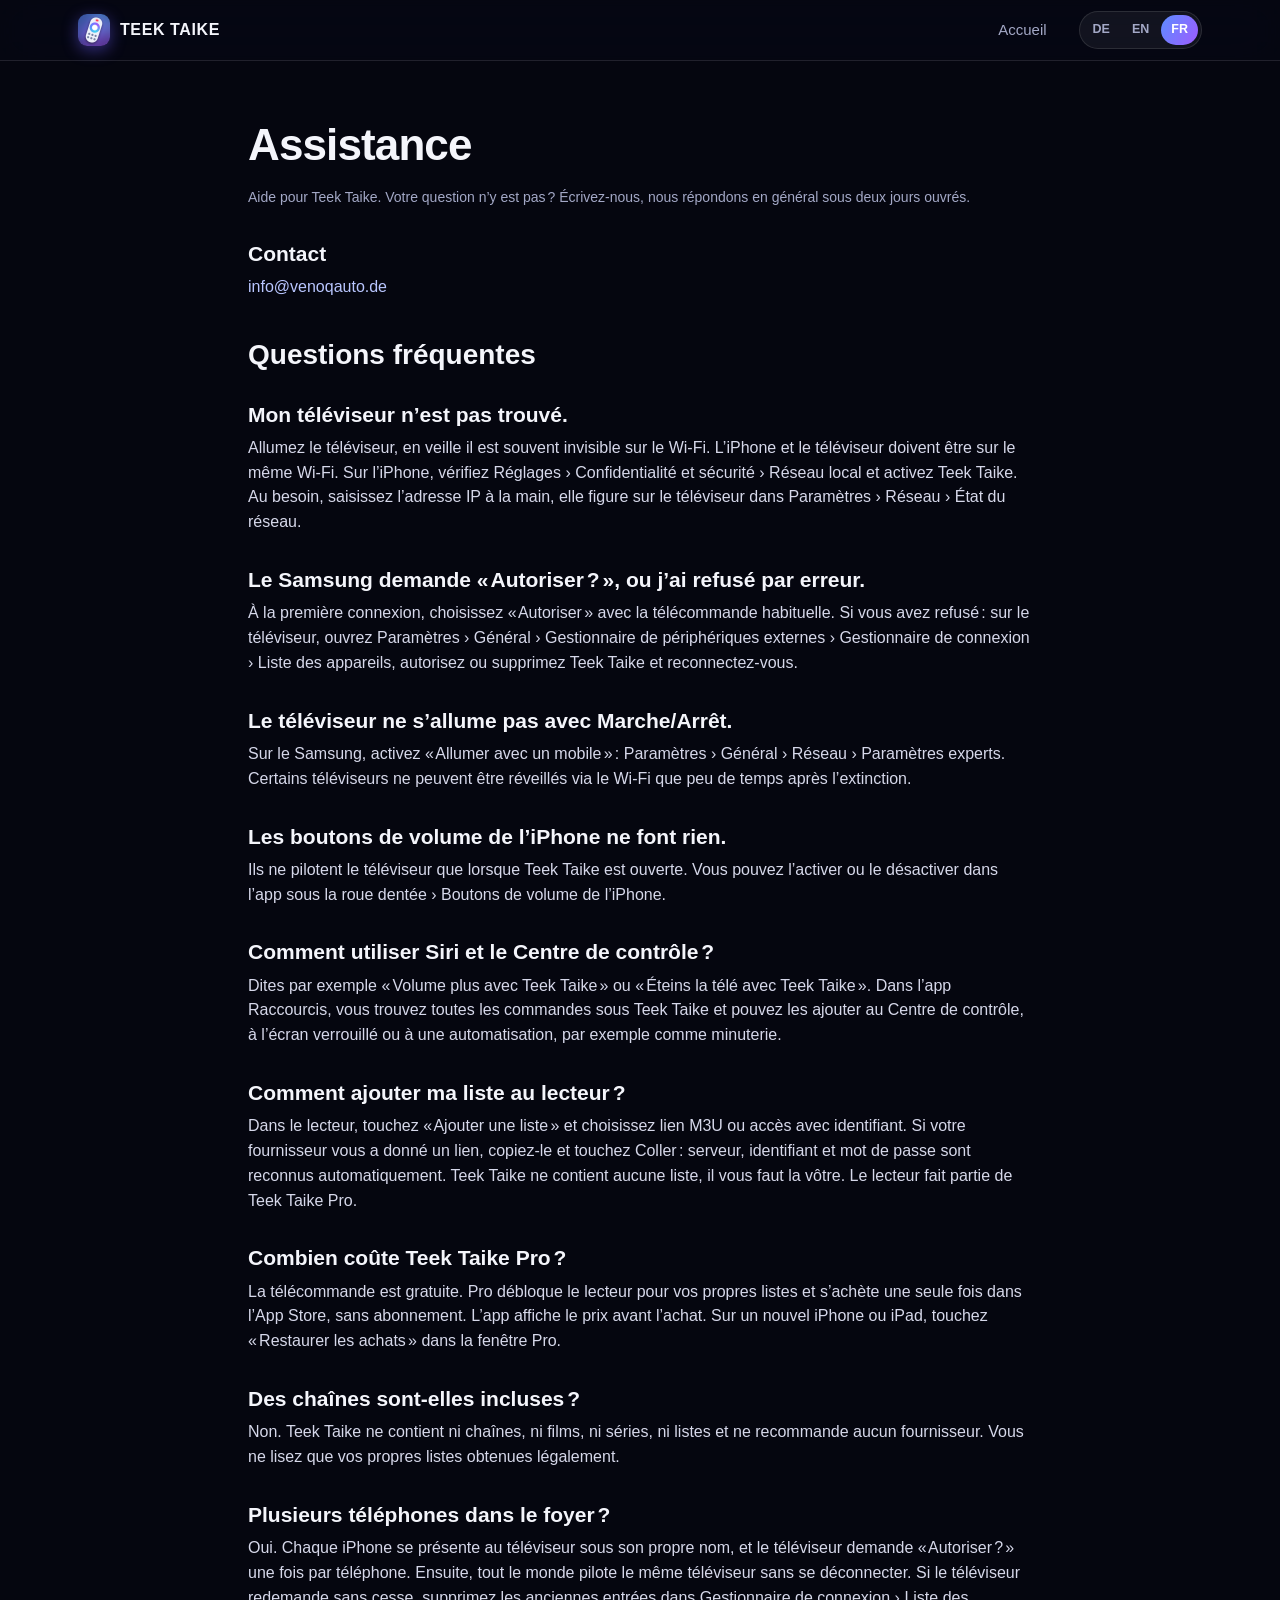
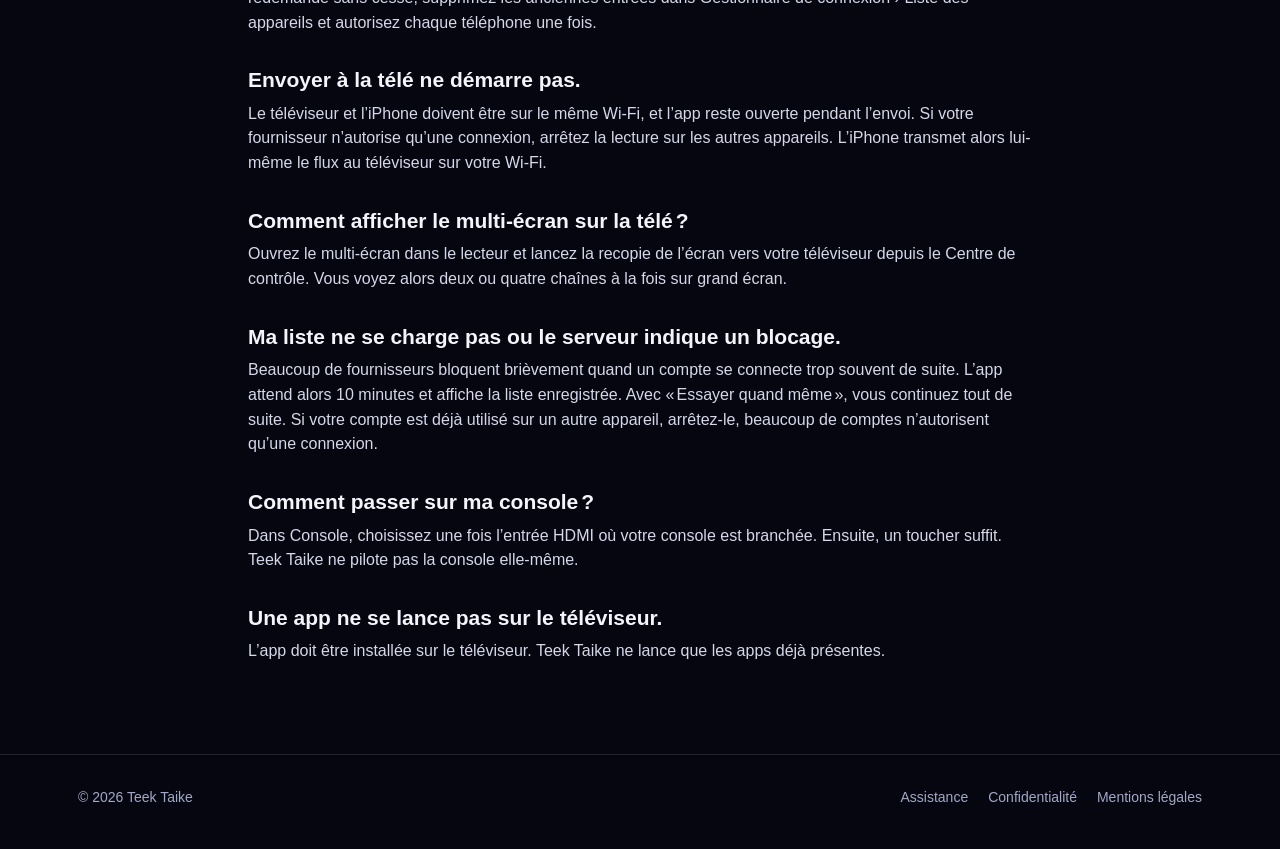
<file: fr/assistance.html>
<!DOCTYPE html>
<html lang="fr">
<head>
<meta charset="utf-8">
<meta name="viewport" content="width=device-width, initial-scale=1">
<title>Assistance · Teek Taike</title>
<meta name="theme-color" content="#0a0a16">
<meta property="og:type" content="website">
<meta property="og:site_name" content="Teek Taike">
<meta property="og:title" content="Assistance · Teek Taike">
<meta property="og:description" content="Assistance · Teek Taike">
<meta property="og:url" content="https://teektaike.github.io/fr/assistance.html">
<meta property="og:image" content="https://teektaike.github.io/bilder/teilen_fr_1711.jpg">
<meta property="og:image:secure_url" content="https://teektaike.github.io/bilder/teilen_fr_1711.jpg">
<meta property="og:image:type" content="image/jpeg">
<meta property="og:image:width" content="1200">
<meta property="og:image:height" content="630">
<meta property="og:image:alt" content="Teek Taike">
<meta property="og:locale" content="fr_FR">
<meta name="twitter:card" content="summary_large_image">
<meta name="twitter:title" content="Assistance · Teek Taike">
<meta name="twitter:description" content="Assistance · Teek Taike">
<meta name="twitter:image" content="https://teektaike.github.io/bilder/teilen_fr_1711.jpg">
<link rel="apple-touch-icon" href="../bilder/icon.png">
<link rel="icon" href="../favicon.png">
<link rel="stylesheet" href="../style.css?v=20261117">
<link rel="alternate" hreflang="de" href="https://teektaike.github.io/support.html">
<link rel="alternate" hreflang="en" href="https://teektaike.github.io/en/support.html">
<link rel="alternate" hreflang="fr" href="https://teektaike.github.io/fr/assistance.html">
<link rel="alternate" hreflang="x-default" href="https://teektaike.github.io/support.html">
<link rel="canonical" href="https://teektaike.github.io/fr/assistance.html">
<meta http-equiv="Content-Security-Policy" content="default-src 'self'; img-src 'self' data:; style-src 'self' 'unsafe-inline'; script-src 'none'; object-src 'none'; base-uri 'self'; form-action 'none'">
<meta name="referrer" content="strict-origin-when-cross-origin">
</head>
<body>
<header>
  <div class="breite">
    <a class="marke" href="index.html"><img src="../bilder/icon.png" alt=""><span>TEEK TAIKE</span></a>
    <div class="rechts"><nav><a href="index.html">Accueil</a></nav><div class="sprachen"><a href="../support.html">DE</a><a href="../en/support.html">EN</a><a href="../fr/assistance.html" class="an">FR</a></div></div>
  </div>
</header>
<main class="recht">
  <h1>Assistance</h1>
  <p class="stand">Aide pour Teek Taike. Votre question n’y est pas ? Écrivez-nous, nous répondons en général sous deux jours ouvrés.</p>
  <h2>Contact</h2>
  <p><a href="mailto:info@venoqauto.de">info@venoqauto.de</a></p>
  <h2 style="font-size:28px;margin-top:40px">Questions fréquentes</h2>
  <h2>Mon téléviseur n’est pas trouvé.</h2>
  <p>Allumez le téléviseur, en veille il est souvent invisible sur le Wi‑Fi. L’iPhone et le téléviseur doivent être sur le même Wi‑Fi. Sur l’iPhone, vérifiez Réglages › Confidentialité et sécurité › Réseau local et activez Teek Taike. Au besoin, saisissez l’adresse IP à la main, elle figure sur le téléviseur dans Paramètres › Réseau › État du réseau.</p>
  <h2>Le Samsung demande « Autoriser ? », ou j’ai refusé par erreur.</h2>
  <p>À la première connexion, choisissez « Autoriser » avec la télécommande habituelle. Si vous avez refusé : sur le téléviseur, ouvrez Paramètres › Général › Gestionnaire de périphériques externes › Gestionnaire de connexion › Liste des appareils, autorisez ou supprimez Teek Taike et reconnectez-vous.</p>
  <h2>Le téléviseur ne s’allume pas avec Marche/Arrêt.</h2>
  <p>Sur le Samsung, activez « Allumer avec un mobile » : Paramètres › Général › Réseau › Paramètres experts. Certains téléviseurs ne peuvent être réveillés via le Wi‑Fi que peu de temps après l’extinction.</p>
  <h2>Les boutons de volume de l’iPhone ne font rien.</h2>
  <p>Ils ne pilotent le téléviseur que lorsque Teek Taike est ouverte. Vous pouvez l’activer ou le désactiver dans l’app sous la roue dentée › Boutons de volume de l’iPhone.</p>
  <h2>Comment utiliser Siri et le Centre de contrôle ?</h2>
  <p>Dites par exemple « Volume plus avec Teek Taike » ou « Éteins la télé avec Teek Taike ». Dans l’app Raccourcis, vous trouvez toutes les commandes sous Teek Taike et pouvez les ajouter au Centre de contrôle, à l’écran verrouillé ou à une automatisation, par exemple comme minuterie.</p>
  <h2>Comment ajouter ma liste au lecteur ?</h2>
  <p>Dans le lecteur, touchez « Ajouter une liste » et choisissez lien M3U ou accès avec identifiant. Si votre fournisseur vous a donné un lien, copiez-le et touchez Coller : serveur, identifiant et mot de passe sont reconnus automatiquement. Teek Taike ne contient aucune liste, il vous faut la vôtre. Le lecteur fait partie de Teek Taike Pro.</p>
  <h2>Combien coûte Teek Taike Pro ?</h2>
  <p>La télécommande est gratuite. Pro débloque le lecteur pour vos propres listes et s’achète une seule fois dans l’App Store, sans abonnement. L’app affiche le prix avant l’achat. Sur un nouvel iPhone ou iPad, touchez « Restaurer les achats » dans la fenêtre Pro.</p>
  <h2>Des chaînes sont-elles incluses ?</h2>
  <p>Non. Teek Taike ne contient ni chaînes, ni films, ni séries, ni listes et ne recommande aucun fournisseur. Vous ne lisez que vos propres listes obtenues légalement.</p>
  <h2>Plusieurs téléphones dans le foyer ?</h2>
  <p>Oui. Chaque iPhone se présente au téléviseur sous son propre nom, et le téléviseur demande « Autoriser ? » une fois par téléphone. Ensuite, tout le monde pilote le même téléviseur sans se déconnecter. Si le téléviseur redemande sans cesse, supprimez les anciennes entrées dans Gestionnaire de connexion › Liste des appareils et autorisez chaque téléphone une fois.</p>
  <h2>Envoyer à la télé ne démarre pas.</h2>
  <p>Le téléviseur et l’iPhone doivent être sur le même Wi‑Fi, et l’app reste ouverte pendant l’envoi. Si votre fournisseur n’autorise qu’une connexion, arrêtez la lecture sur les autres appareils. L’iPhone transmet alors lui-même le flux au téléviseur sur votre Wi‑Fi.</p>
  <h2>Comment afficher le multi-écran sur la télé ?</h2>
  <p>Ouvrez le multi-écran dans le lecteur et lancez la recopie de l’écran vers votre téléviseur depuis le Centre de contrôle. Vous voyez alors deux ou quatre chaînes à la fois sur grand écran.</p>
  <h2>Ma liste ne se charge pas ou le serveur indique un blocage.</h2>
  <p>Beaucoup de fournisseurs bloquent brièvement quand un compte se connecte trop souvent de suite. L’app attend alors 10 minutes et affiche la liste enregistrée. Avec « Essayer quand même », vous continuez tout de suite. Si votre compte est déjà utilisé sur un autre appareil, arrêtez-le, beaucoup de comptes n’autorisent qu’une connexion.</p>
  <h2>Comment passer sur ma console ?</h2>
  <p>Dans Console, choisissez une fois l’entrée HDMI où votre console est branchée. Ensuite, un toucher suffit. Teek Taike ne pilote pas la console elle-même.</p>
  <h2>Une app ne se lance pas sur le téléviseur.</h2>
  <p>L’app doit être installée sur le téléviseur. Teek Taike ne lance que les apps déjà présentes.</p>
</main>
<footer>
  <div class="breite">
    <span>© 2026 Teek Taike</span>
    <span class="links"><a href="assistance.html">Assistance</a><a href="confidentialite.html">Confidentialité</a><a href="mentions-legales.html">Mentions légales</a></span>
  </div>
</footer>
</body>
</html>
</file>
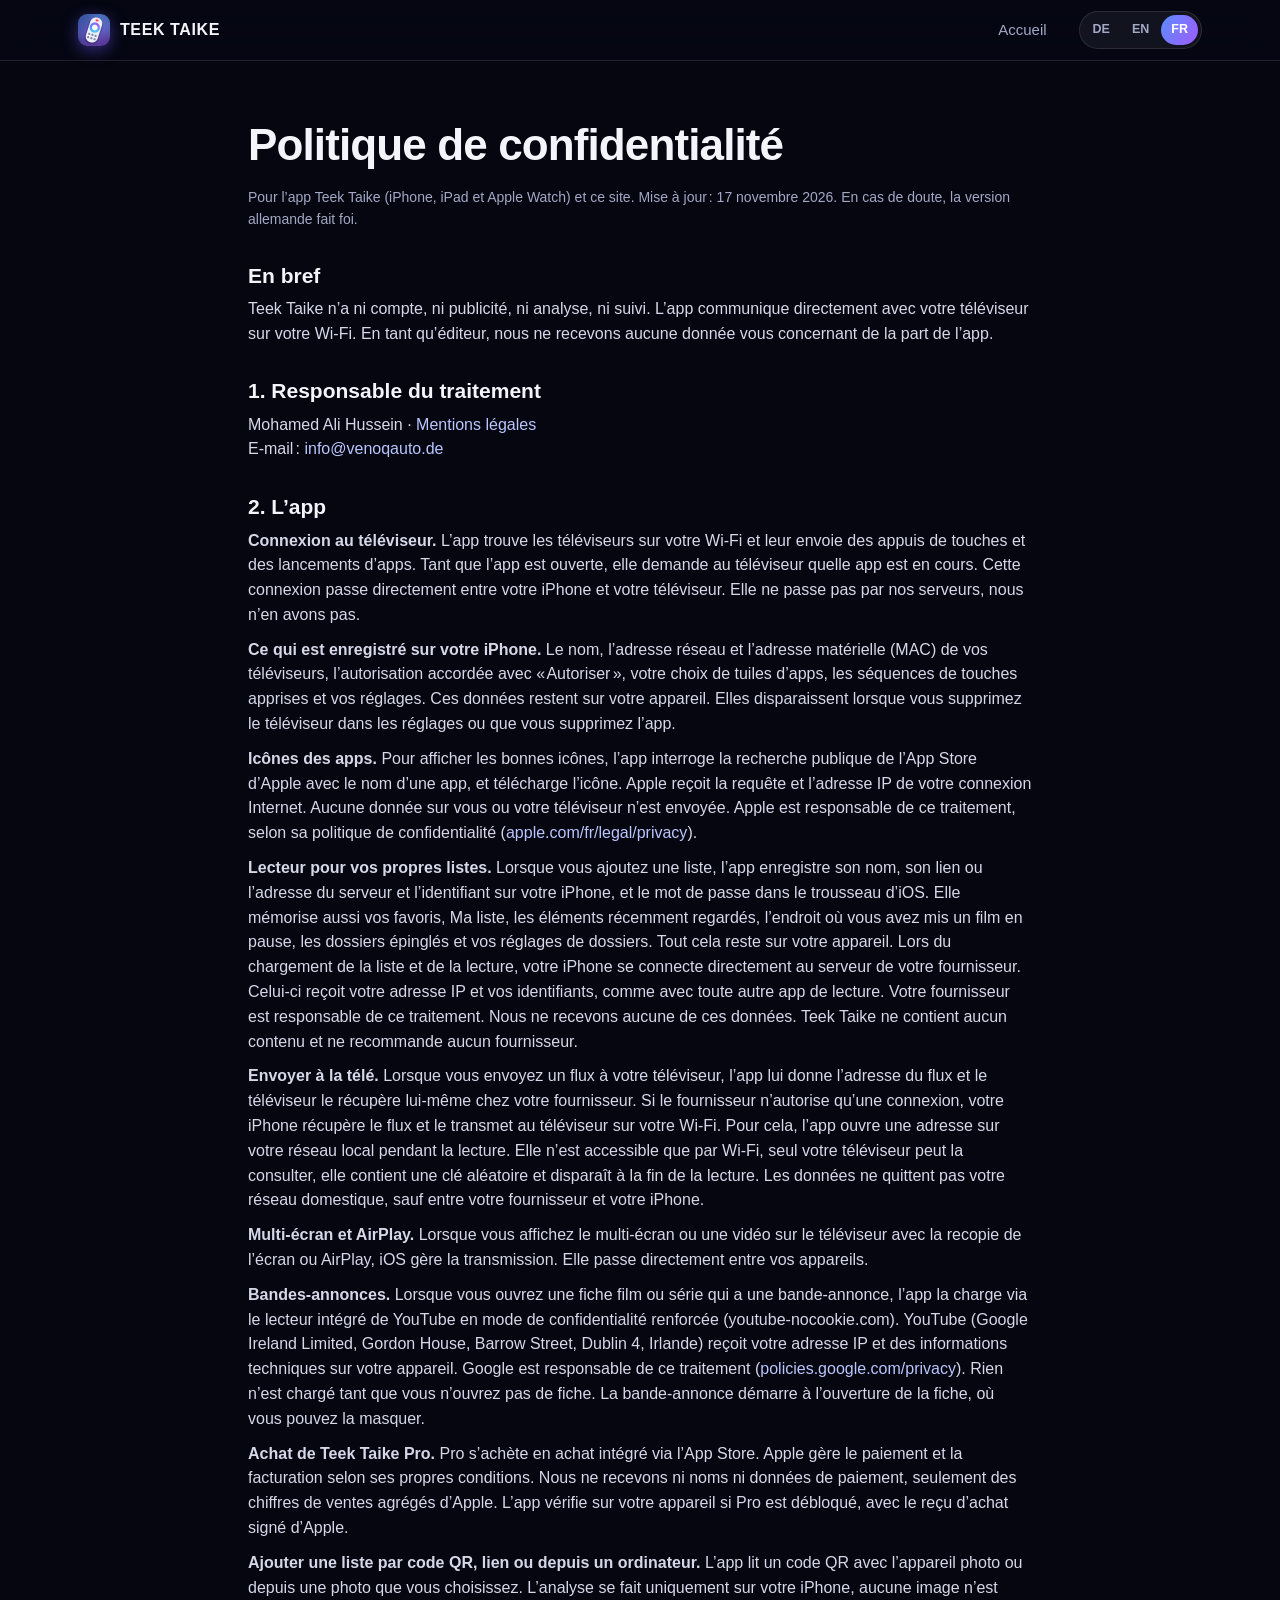
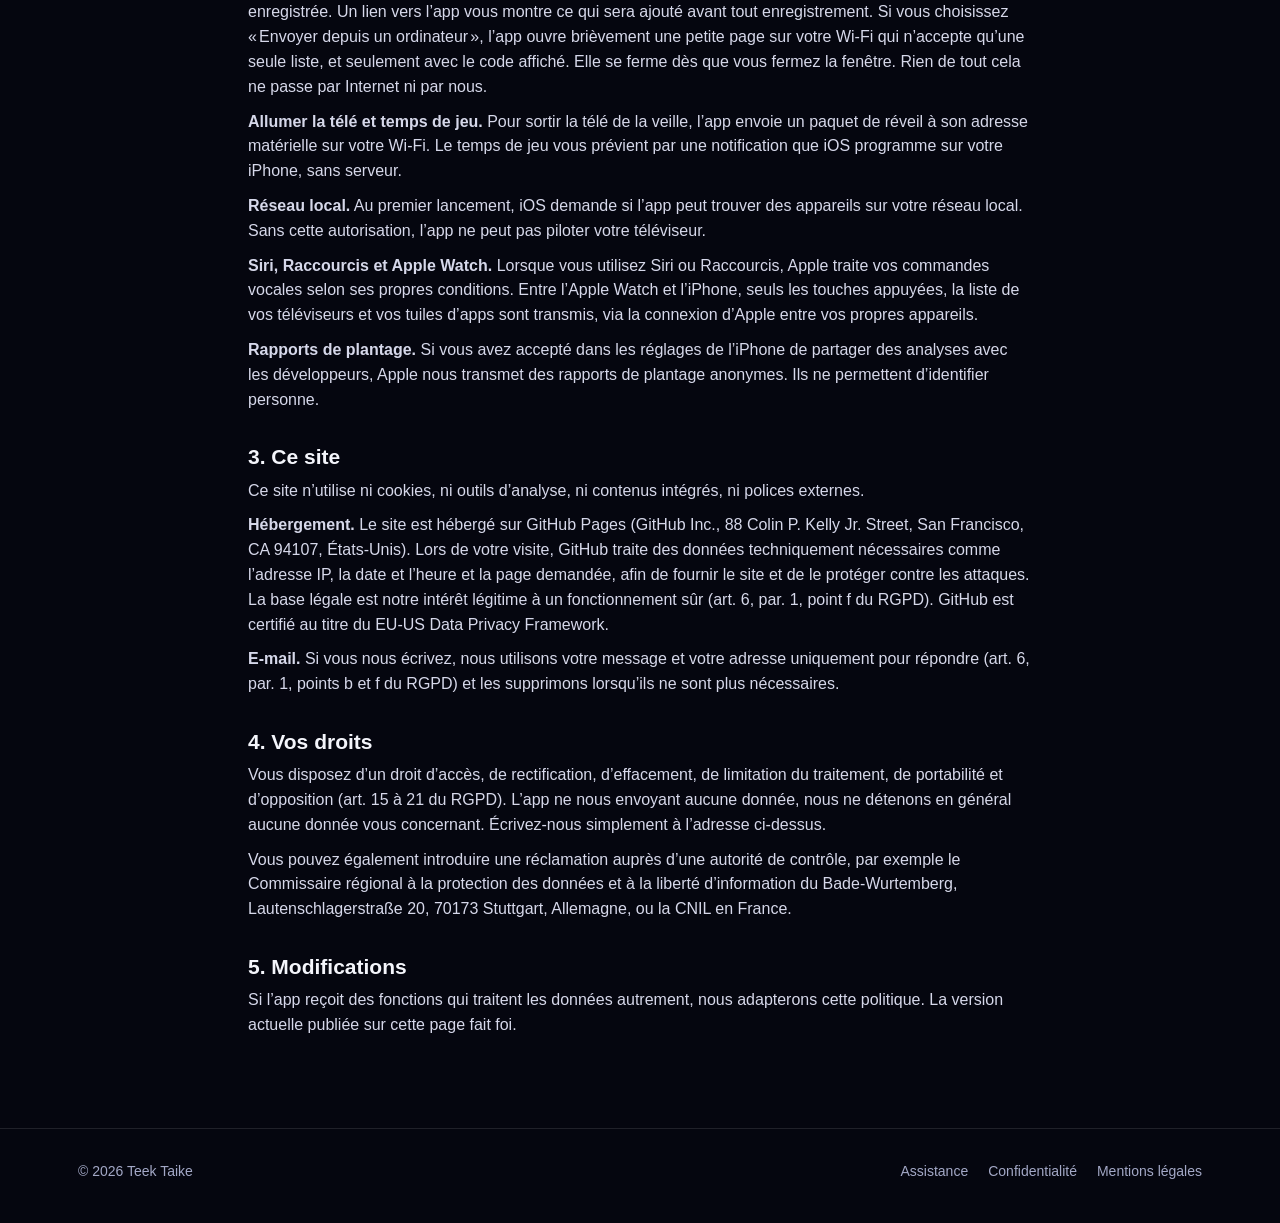
<file: fr/confidentialite.html>
<!DOCTYPE html>
<html lang="fr">
<head>
<meta charset="utf-8">
<meta name="viewport" content="width=device-width, initial-scale=1">
<title>Politique de confidentialité · Teek Taike</title>
<meta name="theme-color" content="#0a0a16">
<meta property="og:type" content="website">
<meta property="og:site_name" content="Teek Taike">
<meta property="og:title" content="Politique de confidentialité · Teek Taike">
<meta property="og:description" content="Politique de confidentialité · Teek Taike">
<meta property="og:url" content="https://teektaike.github.io/fr/confidentialite.html">
<meta property="og:image" content="https://teektaike.github.io/bilder/teilen_fr_1711.jpg">
<meta property="og:image:secure_url" content="https://teektaike.github.io/bilder/teilen_fr_1711.jpg">
<meta property="og:image:type" content="image/jpeg">
<meta property="og:image:width" content="1200">
<meta property="og:image:height" content="630">
<meta property="og:image:alt" content="Teek Taike">
<meta property="og:locale" content="fr_FR">
<meta name="twitter:card" content="summary_large_image">
<meta name="twitter:title" content="Politique de confidentialité · Teek Taike">
<meta name="twitter:description" content="Politique de confidentialité · Teek Taike">
<meta name="twitter:image" content="https://teektaike.github.io/bilder/teilen_fr_1711.jpg">
<link rel="apple-touch-icon" href="../bilder/icon.png">
<link rel="icon" href="../favicon.png">
<link rel="stylesheet" href="../style.css?v=20261117">
<link rel="alternate" hreflang="de" href="https://teektaike.github.io/datenschutz.html">
<link rel="alternate" hreflang="en" href="https://teektaike.github.io/en/privacy.html">
<link rel="alternate" hreflang="fr" href="https://teektaike.github.io/fr/confidentialite.html">
<link rel="alternate" hreflang="x-default" href="https://teektaike.github.io/datenschutz.html">
<link rel="canonical" href="https://teektaike.github.io/fr/confidentialite.html">
<meta http-equiv="Content-Security-Policy" content="default-src 'self'; img-src 'self' data:; style-src 'self' 'unsafe-inline'; script-src 'none'; object-src 'none'; base-uri 'self'; form-action 'none'">
<meta name="referrer" content="strict-origin-when-cross-origin">
</head>
<body>
<header>
  <div class="breite">
    <a class="marke" href="index.html"><img src="../bilder/icon.png" alt=""><span>TEEK TAIKE</span></a>
    <div class="rechts"><nav><a href="index.html">Accueil</a></nav><div class="sprachen"><a href="../datenschutz.html">DE</a><a href="../en/privacy.html">EN</a><a href="../fr/confidentialite.html" class="an">FR</a></div></div>
  </div>
</header>
<main class="recht">
  <h1>Politique de confidentialité</h1>
  <p class="stand">Pour l’app Teek Taike (iPhone, iPad et Apple Watch) et ce site. Mise à jour : 17 novembre 2026. En cas de doute, la version allemande fait foi.</p>
  <h2>En bref</h2>
  <p>Teek Taike n’a ni compte, ni publicité, ni analyse, ni suivi. L’app communique directement avec votre téléviseur sur votre Wi‑Fi. En tant qu’éditeur, nous ne recevons aucune donnée vous concernant de la part de l’app.</p>
  <h2>1. Responsable du traitement</h2>
  <p>Mohamed Ali Hussein · <a href="mentions-legales.html">Mentions légales</a><br>E-mail : <a href="mailto:info@venoqauto.de">info@venoqauto.de</a></p>
  <h2>2. L’app</h2>
  <p><strong>Connexion au téléviseur.</strong> L’app trouve les téléviseurs sur votre Wi‑Fi et leur envoie des appuis de touches et des lancements d’apps. Tant que l’app est ouverte, elle demande au téléviseur quelle app est en cours. Cette connexion passe directement entre votre iPhone et votre téléviseur. Elle ne passe pas par nos serveurs, nous n’en avons pas.</p>
  <p><strong>Ce qui est enregistré sur votre iPhone.</strong> Le nom, l’adresse réseau et l’adresse matérielle (MAC) de vos téléviseurs, l’autorisation accordée avec « Autoriser », votre choix de tuiles d’apps, les séquences de touches apprises et vos réglages. Ces données restent sur votre appareil. Elles disparaissent lorsque vous supprimez le téléviseur dans les réglages ou que vous supprimez l’app.</p>
  <p><strong>Icônes des apps.</strong> Pour afficher les bonnes icônes, l’app interroge la recherche publique de l’App Store d’Apple avec le nom d’une app, et télécharge l’icône. Apple reçoit la requête et l’adresse IP de votre connexion Internet. Aucune donnée sur vous ou votre téléviseur n’est envoyée. Apple est responsable de ce traitement, selon sa politique de confidentialité (<a href="https://www.apple.com/fr/legal/privacy/" rel="noopener">apple.com/fr/legal/privacy</a>).</p>
  <p><strong>Lecteur pour vos propres listes.</strong> Lorsque vous ajoutez une liste, l’app enregistre son nom, son lien ou l’adresse du serveur et l’identifiant sur votre iPhone, et le mot de passe dans le trousseau d’iOS. Elle mémorise aussi vos favoris, Ma liste, les éléments récemment regardés, l’endroit où vous avez mis un film en pause, les dossiers épinglés et vos réglages de dossiers. Tout cela reste sur votre appareil. Lors du chargement de la liste et de la lecture, votre iPhone se connecte directement au serveur de votre fournisseur. Celui-ci reçoit votre adresse IP et vos identifiants, comme avec toute autre app de lecture. Votre fournisseur est responsable de ce traitement. Nous ne recevons aucune de ces données. Teek Taike ne contient aucun contenu et ne recommande aucun fournisseur.</p>
  <p><strong>Envoyer à la télé.</strong> Lorsque vous envoyez un flux à votre téléviseur, l’app lui donne l’adresse du flux et le téléviseur le récupère lui-même chez votre fournisseur. Si le fournisseur n’autorise qu’une connexion, votre iPhone récupère le flux et le transmet au téléviseur sur votre Wi‑Fi. Pour cela, l’app ouvre une adresse sur votre réseau local pendant la lecture. Elle n’est accessible que par Wi‑Fi, seul votre téléviseur peut la consulter, elle contient une clé aléatoire et disparaît à la fin de la lecture. Les données ne quittent pas votre réseau domestique, sauf entre votre fournisseur et votre iPhone.</p>
  <p><strong>Multi-écran et AirPlay.</strong> Lorsque vous affichez le multi-écran ou une vidéo sur le téléviseur avec la recopie de l’écran ou AirPlay, iOS gère la transmission. Elle passe directement entre vos appareils.</p>
  <p><strong>Bandes-annonces.</strong> Lorsque vous ouvrez une fiche film ou série qui a une bande-annonce, l’app la charge via le lecteur intégré de YouTube en mode de confidentialité renforcée (youtube-nocookie.com). YouTube (Google Ireland Limited, Gordon House, Barrow Street, Dublin 4, Irlande) reçoit votre adresse IP et des informations techniques sur votre appareil. Google est responsable de ce traitement (<a href="https://policies.google.com/privacy?hl=fr" rel="noopener">policies.google.com/privacy</a>). Rien n’est chargé tant que vous n’ouvrez pas de fiche. La bande-annonce démarre à l’ouverture de la fiche, où vous pouvez la masquer.</p>
  <p><strong>Achat de Teek Taike Pro.</strong> Pro s’achète en achat intégré via l’App Store. Apple gère le paiement et la facturation selon ses propres conditions. Nous ne recevons ni noms ni données de paiement, seulement des chiffres de ventes agrégés d’Apple. L’app vérifie sur votre appareil si Pro est débloqué, avec le reçu d’achat signé d’Apple.</p>
  <p><strong>Ajouter une liste par code QR, lien ou depuis un ordinateur.</strong> L’app lit un code QR avec l’appareil photo ou depuis une photo que vous choisissez. L’analyse se fait uniquement sur votre iPhone, aucune image n’est enregistrée. Un lien vers l’app vous montre ce qui sera ajouté avant tout enregistrement. Si vous choisissez « Envoyer depuis un ordinateur », l’app ouvre brièvement une petite page sur votre Wi‑Fi qui n’accepte qu’une seule liste, et seulement avec le code affiché. Elle se ferme dès que vous fermez la fenêtre. Rien de tout cela ne passe par Internet ni par nous.</p>
  <p><strong>Allumer la télé et temps de jeu.</strong> Pour sortir la télé de la veille, l’app envoie un paquet de réveil à son adresse matérielle sur votre Wi‑Fi. Le temps de jeu vous prévient par une notification que iOS programme sur votre iPhone, sans serveur.</p>
  <p><strong>Réseau local.</strong> Au premier lancement, iOS demande si l’app peut trouver des appareils sur votre réseau local. Sans cette autorisation, l’app ne peut pas piloter votre téléviseur.</p>
  <p><strong>Siri, Raccourcis et Apple Watch.</strong> Lorsque vous utilisez Siri ou Raccourcis, Apple traite vos commandes vocales selon ses propres conditions. Entre l’Apple Watch et l’iPhone, seuls les touches appuyées, la liste de vos téléviseurs et vos tuiles d’apps sont transmis, via la connexion d’Apple entre vos propres appareils.</p>
  <p><strong>Rapports de plantage.</strong> Si vous avez accepté dans les réglages de l’iPhone de partager des analyses avec les développeurs, Apple nous transmet des rapports de plantage anonymes. Ils ne permettent d’identifier personne.</p>
  <h2>3. Ce site</h2>
  <p>Ce site n’utilise ni cookies, ni outils d’analyse, ni contenus intégrés, ni polices externes.</p>
  <p><strong>Hébergement.</strong> Le site est hébergé sur GitHub Pages (GitHub Inc., 88 Colin P. Kelly Jr. Street, San Francisco, CA 94107, États-Unis). Lors de votre visite, GitHub traite des données techniquement nécessaires comme l’adresse IP, la date et l’heure et la page demandée, afin de fournir le site et de le protéger contre les attaques. La base légale est notre intérêt légitime à un fonctionnement sûr (art. 6, par. 1, point f du RGPD). GitHub est certifié au titre du EU-US Data Privacy Framework.</p>
  <p><strong>E-mail.</strong> Si vous nous écrivez, nous utilisons votre message et votre adresse uniquement pour répondre (art. 6, par. 1, points b et f du RGPD) et les supprimons lorsqu’ils ne sont plus nécessaires.</p>
  <h2>4. Vos droits</h2>
  <p>Vous disposez d’un droit d’accès, de rectification, d’effacement, de limitation du traitement, de portabilité et d’opposition (art. 15 à 21 du RGPD). L’app ne nous envoyant aucune donnée, nous ne détenons en général aucune donnée vous concernant. Écrivez-nous simplement à l’adresse ci-dessus.</p>
  <p>Vous pouvez également introduire une réclamation auprès d’une autorité de contrôle, par exemple le Commissaire régional à la protection des données et à la liberté d’information du Bade-Wurtemberg, Lautenschlagerstraße 20, 70173 Stuttgart, Allemagne, ou la CNIL en France.</p>
  <h2>5. Modifications</h2>
  <p>Si l’app reçoit des fonctions qui traitent les données autrement, nous adapterons cette politique. La version actuelle publiée sur cette page fait foi.</p>
</main>
<footer>
  <div class="breite">
    <span>© 2026 Teek Taike</span>
    <span class="links"><a href="assistance.html">Assistance</a><a href="confidentialite.html">Confidentialité</a><a href="mentions-legales.html">Mentions légales</a></span>
  </div>
</footer>
</body>
</html>
</file>
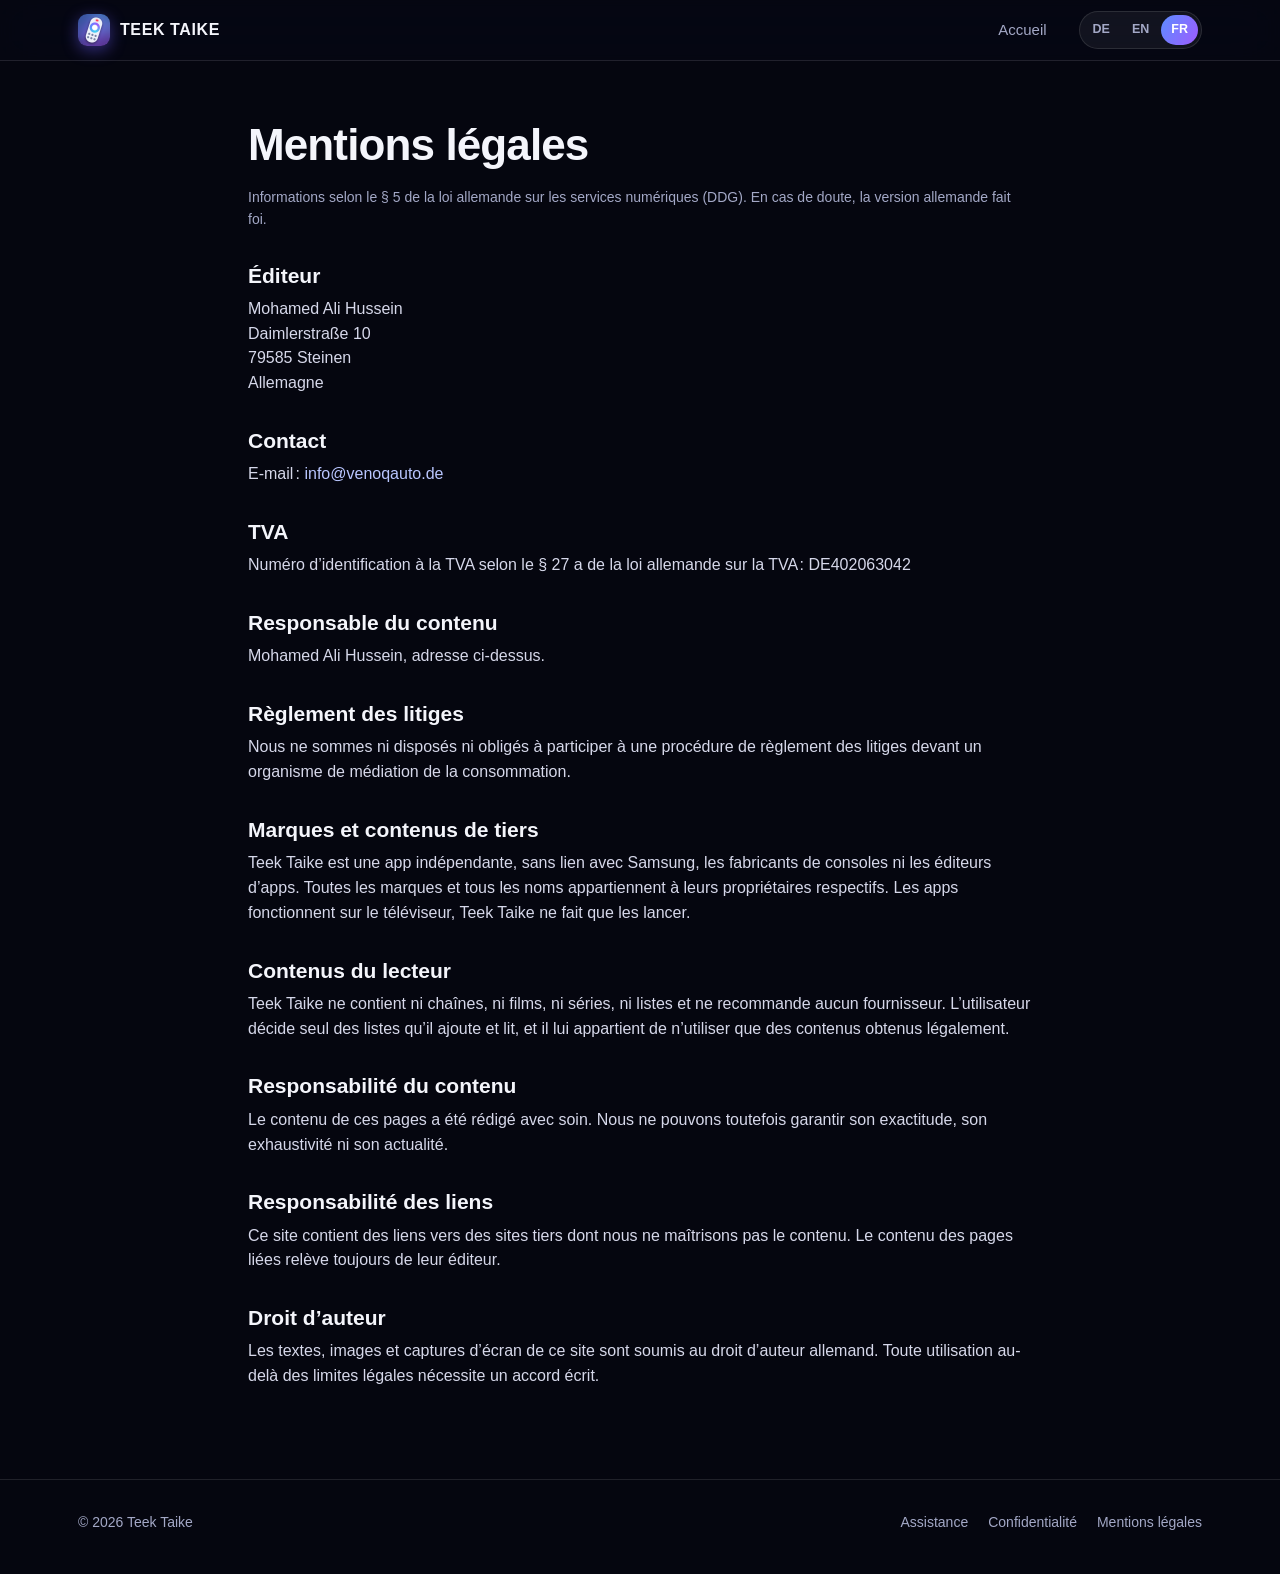
<file: fr/mentions-legales.html>
<!DOCTYPE html>
<html lang="fr">
<head>
<meta charset="utf-8">
<meta name="viewport" content="width=device-width, initial-scale=1">
<title>Mentions légales · Teek Taike</title>
<meta name="theme-color" content="#0a0a16">
<meta property="og:type" content="website">
<meta property="og:site_name" content="Teek Taike">
<meta property="og:title" content="Mentions légales · Teek Taike">
<meta property="og:description" content="Mentions légales · Teek Taike">
<meta property="og:url" content="https://teektaike.github.io/fr/mentions-legales.html">
<meta property="og:image" content="https://teektaike.github.io/bilder/teilen_fr_1711.jpg">
<meta property="og:image:secure_url" content="https://teektaike.github.io/bilder/teilen_fr_1711.jpg">
<meta property="og:image:type" content="image/jpeg">
<meta property="og:image:width" content="1200">
<meta property="og:image:height" content="630">
<meta property="og:image:alt" content="Teek Taike">
<meta property="og:locale" content="fr_FR">
<meta name="twitter:card" content="summary_large_image">
<meta name="twitter:title" content="Mentions légales · Teek Taike">
<meta name="twitter:description" content="Mentions légales · Teek Taike">
<meta name="twitter:image" content="https://teektaike.github.io/bilder/teilen_fr_1711.jpg">
<link rel="apple-touch-icon" href="../bilder/icon.png">
<link rel="icon" href="../favicon.png">
<link rel="stylesheet" href="../style.css?v=20261117">
<link rel="alternate" hreflang="de" href="https://teektaike.github.io/impressum.html">
<link rel="alternate" hreflang="en" href="https://teektaike.github.io/en/imprint.html">
<link rel="alternate" hreflang="fr" href="https://teektaike.github.io/fr/mentions-legales.html">
<link rel="alternate" hreflang="x-default" href="https://teektaike.github.io/impressum.html">
<link rel="canonical" href="https://teektaike.github.io/fr/mentions-legales.html">
<meta http-equiv="Content-Security-Policy" content="default-src 'self'; img-src 'self' data:; style-src 'self' 'unsafe-inline'; script-src 'none'; object-src 'none'; base-uri 'self'; form-action 'none'">
<meta name="referrer" content="strict-origin-when-cross-origin">
</head>
<body>
<header>
  <div class="breite">
    <a class="marke" href="index.html"><img src="../bilder/icon.png" alt=""><span>TEEK TAIKE</span></a>
    <div class="rechts"><nav><a href="index.html">Accueil</a></nav><div class="sprachen"><a href="../impressum.html">DE</a><a href="../en/imprint.html">EN</a><a href="../fr/mentions-legales.html" class="an">FR</a></div></div>
  </div>
</header>
<main class="recht">
  <h1>Mentions légales</h1>
  <p class="stand">Informations selon le § 5 de la loi allemande sur les services numériques (DDG). En cas de doute, la version allemande fait foi.</p>
  <h2>Éditeur</h2><p>Mohamed Ali Hussein<br>Daimlerstraße 10<br>79585 Steinen<br>Allemagne</p>
  <h2>Contact</h2><p>E-mail : <a href="mailto:info@venoqauto.de">info@venoqauto.de</a></p>
  <h2>TVA</h2><p>Numéro d’identification à la TVA selon le § 27 a de la loi allemande sur la TVA : DE402063042</p>
  <h2>Responsable du contenu</h2><p>Mohamed Ali Hussein, adresse ci-dessus.</p>
  <h2>Règlement des litiges</h2><p>Nous ne sommes ni disposés ni obligés à participer à une procédure de règlement des litiges devant un organisme de médiation de la consommation.</p>
  <h2>Marques et contenus de tiers</h2><p>Teek Taike est une app indépendante, sans lien avec Samsung, les fabricants de consoles ni les éditeurs d’apps. Toutes les marques et tous les noms appartiennent à leurs propriétaires respectifs. Les apps fonctionnent sur le téléviseur, Teek Taike ne fait que les lancer.</p>
  <h2>Contenus du lecteur</h2><p>Teek Taike ne contient ni chaînes, ni films, ni séries, ni listes et ne recommande aucun fournisseur. L’utilisateur décide seul des listes qu’il ajoute et lit, et il lui appartient de n’utiliser que des contenus obtenus légalement.</p>
  <h2>Responsabilité du contenu</h2><p>Le contenu de ces pages a été rédigé avec soin. Nous ne pouvons toutefois garantir son exactitude, son exhaustivité ni son actualité.</p>
  <h2>Responsabilité des liens</h2><p>Ce site contient des liens vers des sites tiers dont nous ne maîtrisons pas le contenu. Le contenu des pages liées relève toujours de leur éditeur.</p>
  <h2>Droit d’auteur</h2><p>Les textes, images et captures d’écran de ce site sont soumis au droit d’auteur allemand. Toute utilisation au-delà des limites légales nécessite un accord écrit.</p>
</main>
<footer>
  <div class="breite">
    <span>© 2026 Teek Taike</span>
    <span class="links"><a href="assistance.html">Assistance</a><a href="confidentialite.html">Confidentialité</a><a href="mentions-legales.html">Mentions légales</a></span>
  </div>
</footer>
</body>
</html>
</file>
<file: style.css>
/* Teek Taike, Design 08.11.2026 (Pro und Fragen 09.11.2026): Handy zuerst. Gleiche Optik wie die App (dunkel, Glas, blau-violettes Leuchten).
   Nur Systemschriften, kein JavaScript, keine fremden Dienste, keine Cookies. */
:root {
  --bg: #05060f; --bg2: #0b0d22;
  --a1: #5c8cff; --a2: #9e5cff; --a3: #ff5ca8;
  --verlauf: linear-gradient(120deg, var(--a1), var(--a2));
  --text: #f4f5fb; --leise: #a3a8c6; --leiser: #6f7493;
  --glas: rgba(255,255,255,0.055); --glas2: rgba(255,255,255,0.09); --rand: rgba(255,255,255,0.11);
  --rahmen: #24263a;
  --rund: 26px;
  --seite: max(18px, env(safe-area-inset-left));
}
* { box-sizing: border-box; margin: 0; padding: 0; }
html { scroll-behavior: smooth; background: var(--bg); -webkit-text-size-adjust: 100%; scroll-padding-top: 120px; }
html, body { overflow-x: clip; }
body {
  font-family: -apple-system, BlinkMacSystemFont, "SF Pro Display", "Segoe UI", Roboto, sans-serif;
  color: var(--text); line-height: 1.55; background: var(--bg); min-height: 100vh;
  -webkit-font-smoothing: antialiased; text-rendering: optimizeLegibility;
}
/* Polarlicht hinter allem, wie in der App. Eine Ebene, nur transform: kostet fast nichts */
body::before {
  content: ""; position: fixed; inset: -20vmax; z-index: -1; pointer-events: none;
  background:
    radial-gradient(40vmax 30vmax at 20% 10%, rgba(92,140,255,0.30), transparent 70%),
    radial-gradient(35vmax 28vmax at 85% 20%, rgba(158,92,255,0.28), transparent 70%),
    radial-gradient(30vmax 25vmax at 60% 85%, rgba(255,92,168,0.12), transparent 70%);
  animation: polar 28s ease-in-out infinite alternate;
}
@keyframes polar { to { transform: translate3d(-4vmax, 3vmax, 0) rotate(8deg) scale(1.08); } }
h1, h2, h3 { overflow-wrap: break-word; }
h3, .recht h1 { hyphens: auto; -webkit-hyphens: auto; }
a { color: #b9c6ff; text-decoration: none; }
a:hover { text-decoration: underline; }
img { max-width: 100%; height: auto; }
.breite { max-width: 1160px; margin: 0 auto; padding: 0 var(--seite); }
.verlauf { background: var(--verlauf); -webkit-background-clip: text; background-clip: text; color: transparent; }
:focus-visible { outline: 2px solid var(--a1); outline-offset: 3px; border-radius: 8px; }

/* ---------- Kopf ---------- */
header { position: sticky; top: 0; z-index: 20; padding-top: env(safe-area-inset-top);
  background: rgba(6,7,18,0.72); backdrop-filter: saturate(160%) blur(20px); -webkit-backdrop-filter: saturate(160%) blur(20px);
  border-bottom: 1px solid var(--rand); }
header .breite { display: flex; align-items: center; justify-content: space-between; height: 60px; gap: 12px; }
.marke { display: flex; align-items: center; gap: 10px; font-weight: 800; letter-spacing: 0.6px; color: var(--text); font-size: 16px; white-space: nowrap; }
.marke:hover { text-decoration: none; }
.marke img { width: 32px; height: 32px; border-radius: 9px; box-shadow: 0 4px 16px rgba(110,90,255,0.45); }
header .rechts { display: flex; align-items: center; gap: 20px; }
nav { display: flex; gap: 4px; }
nav a { color: var(--leise); font-size: 15px; padding: 7px 12px; border-radius: 999px; white-space: nowrap; }
nav a:hover { color: var(--text); background: var(--glas); text-decoration: none; }
.sprachen { display: flex; gap: 2px; background: var(--glas); border: 1px solid var(--rand); border-radius: 999px; padding: 3px; }
.sprachen a { color: var(--leise); font-size: 12.5px; font-weight: 700; padding: 5px 10px; border-radius: 999px; min-width: 36px; text-align: center; }
.sprachen a.an { color: #fff; background: var(--verlauf); }
.sprachen a:hover { text-decoration: none; color: var(--text); }

/* ---------- Start ---------- */
.held { display: grid; grid-template-columns: 1.05fr 0.95fr; gap: 48px; align-items: center; padding: 80px 0 40px; }
.bedeutung { display: inline-flex; align-items: center; gap: 8px; font-size: 14px; color: var(--leise); border: 1px solid var(--rand);
  background: var(--glas); padding: 7px 14px 7px 8px; border-radius: 999px; margin-bottom: 22px; }
.bedeutung i { display: inline-block; width: 22px; height: 22px; border-radius: 50%; background: var(--verlauf); box-shadow: 0 0 14px rgba(140,110,255,0.8);
  -webkit-mask: radial-gradient(circle, #000 35%, transparent 37%, transparent 52%, #000 54%); mask: radial-gradient(circle, #000 35%, transparent 37%, transparent 52%, #000 54%); }
.held h1 { font-size: clamp(44px, 6.4vw, 82px); line-height: 1.0; font-weight: 900; letter-spacing: -0.035em; }
.held p.unter { font-size: 20px; color: var(--leise); margin: 22px 0 30px; max-width: 540px; }
.knoepfe { display: flex; gap: 12px; flex-wrap: wrap; }
.knopf { display: inline-flex; align-items: center; justify-content: center; gap: 10px; min-height: 54px; padding: 0 28px; border-radius: 999px;
  font-weight: 700; font-size: 17px; color: #fff; background: var(--verlauf); box-shadow: 0 12px 40px rgba(110,90,255,0.45), inset 0 1px 0 rgba(255,255,255,0.35);
  transition: transform .2s ease, box-shadow .2s ease; }
.knopf:hover { text-decoration: none; transform: translateY(-2px); box-shadow: 0 16px 50px rgba(110,90,255,0.6), inset 0 1px 0 rgba(255,255,255,0.35); }
.knopf:active { transform: scale(0.97); }
.knopf.still { background: var(--glas2); border: 1px solid var(--rand); box-shadow: none; color: var(--text); }
.vertrauen { display: flex; flex-wrap: wrap; gap: 8px 16px; margin-top: 26px; color: var(--leise); font-size: 14px; }
.vertrauen span { display: inline-flex; align-items: center; gap: 7px; }
.vertrauen span::before { content: ""; width: 16px; height: 16px; border-radius: 50%; background: rgba(52,199,89,0.18);
  box-shadow: inset 0 0 0 1.5px #5be37f; flex: none;
  background-image: linear-gradient(45deg, transparent 45%, #5be37f 45% 58%, transparent 58%), linear-gradient(-45deg, transparent 40%, #5be37f 40% 54%, transparent 54%);
  background-size: 6px 6px, 9px 9px; background-repeat: no-repeat; background-position: 3px 6px, 6px 4px; }
.bald { font-size: 13.5px; color: var(--leiser); margin-top: 14px; }

/* Geraete im Kopfbereich */
.geraete { position: relative; height: 660px; }
.geraete::before { content: ""; position: absolute; left: 50%; top: 46%; width: 420px; height: 420px; transform: translate(-50%, -50%);
  background: radial-gradient(circle, rgba(124,100,255,0.55), transparent 65%); filter: blur(30px); }
.handy { position: relative; border-radius: 52px; padding: 9px; background: linear-gradient(145deg, #3a3d55, #15172a 40%, #2b2e45);
  box-shadow: 0 50px 100px rgba(0,0,0,0.65), 0 0 0 1px rgba(255,255,255,0.08), inset 0 0 0 1px rgba(255,255,255,0.12); }
.handy img { display: block; width: 100%; border-radius: 44px; aspect-ratio: 660 / 1434; object-fit: cover; background: #000; }
.geraete .handy { position: absolute; left: 50%; top: 0; width: 304px; transform: translateX(-50%) rotate(-3deg); }
.uhr { position: absolute; right: 2%; bottom: 40px; width: 168px; border-radius: 46px; padding: 9px; background: linear-gradient(145deg, #3a3d55, #15172a 45%, #2b2e45);
  box-shadow: 0 30px 70px rgba(0,0,0,0.75), inset 0 0 0 1px rgba(255,255,255,0.12); transform: rotate(7deg); }
.uhr img { display: block; width: 100%; border-radius: 38px; background: #000; }
.schweben { animation: schweben 7s ease-in-out infinite; }
@keyframes schweben { 50% { translate: 0 -10px; } }

/* ---------- Abschnitte ---------- */
section { padding: 84px 0; }
.etikett { display: inline-block; font-size: 13px; font-weight: 800; letter-spacing: 0.14em; text-transform: uppercase; margin-bottom: 12px; }
h2 { font-size: clamp(32px, 4.4vw, 52px); line-height: 1.06; font-weight: 900; letter-spacing: -0.03em; margin-bottom: 14px; max-width: 820px; }
.einleitung { color: var(--leise); font-size: 19px; max-width: 680px; margin-bottom: 38px; }

/* Funktionen: Bento-Raster */
.karten { display: grid; grid-template-columns: repeat(3, 1fr); gap: 16px; }
.karte { position: relative; background: linear-gradient(180deg, rgba(255,255,255,0.075), rgba(255,255,255,0.025)); border: 1px solid var(--rand);
  border-radius: var(--rund); padding: 26px; overflow: hidden; }
.karte::after { content: ""; position: absolute; inset: 0; border-radius: inherit; pointer-events: none;
  background: radial-gradient(400px 160px at 0% 0%, rgba(124,100,255,0.16), transparent 70%); }
.karte .zeichen { width: 48px; height: 48px; border-radius: 14px; margin-bottom: 16px; position: relative;
  background: linear-gradient(135deg, rgba(92,140,255,0.22), rgba(158,92,255,0.22)); border: 1px solid rgba(160,140,255,0.25); }
.karte .zeichen::before { content: ""; position: absolute; inset: 11px; background: linear-gradient(135deg, #8fb0ff, #c69bff);
  -webkit-mask: var(--symbol) center / contain no-repeat; mask: var(--symbol) center / contain no-repeat; }
.karte .zeichen.klein { width: 40px; height: 40px; border-radius: 12px; margin-bottom: 12px; }
.karte .zeichen.klein::before { inset: 9px; }
.karte h3 { font-size: 18.5px; line-height: 1.3; margin-bottom: 6px; letter-spacing: -0.01em; }
.karte p { color: var(--leise); font-size: 15.5px; }
.karten.bento .karte:first-child { grid-column: span 2; }
.karten.bento .karte:first-child h3 { font-size: 24px; }
.karten.bento .karte:first-child p { font-size: 17px; max-width: 520px; }

/* Wischbare Reihen (Galerie, Player, Uhr) */
.reihe { display: grid; grid-auto-flow: column; gap: 18px; overflow-x: auto; scroll-snap-type: x mandatory; overscroll-behavior-x: contain;
  scrollbar-width: none; padding: 6px var(--seite) 22px; margin: 0 calc(-1 * var(--seite)); scroll-padding: 0 var(--seite); -webkit-overflow-scrolling: touch; }
.reihe::-webkit-scrollbar { display: none; }
.reihe > * { scroll-snap-align: start; }
.galerie { grid-auto-columns: 232px; }
.galerie figure { text-align: center; }
.galerie .handy { border-radius: 40px; padding: 7px; box-shadow: 0 24px 50px rgba(0,0,0,0.6), inset 0 0 0 1px rgba(255,255,255,0.12); }
.galerie .handy img { border-radius: 34px; }
figcaption { color: var(--leise); font-size: 14px; margin-top: 12px; }
.wischhinweis { display: none; color: var(--leiser); font-size: 13px; margin-top: -6px; }

/* iPad */
.ipadreihe { display: grid; grid-template-columns: 1.78fr 1fr; gap: 24px; align-items: end; }
.ipadreihe figure { text-align: center; }
.tablet { border-radius: 30px; padding: 12px; background: linear-gradient(145deg, #3a3d55, #15172a 40%, #2b2e45);
  box-shadow: 0 30px 70px rgba(0,0,0,0.6), inset 0 0 0 1px rgba(255,255,255,0.12); }
.tablet img { display: block; width: 100%; border-radius: 19px; background: #000; }

/* Player: wischbare Karten */
.spieler { grid-auto-columns: minmax(270px, 1fr); }
.spieler .karte { min-height: 100%; }

/* Uhr */
.uhrreihe { display: flex; gap: 28px; justify-content: center; }
.uhrreihe figure { text-align: center; flex: none; }
.uhrreihe .uhr { position: static; width: 196px; transform: none; }

/* Fernseher, Datenschutz */
.tvliste { display: grid; grid-template-columns: repeat(2, 1fr); gap: 16px; }
.status { display: inline-flex; align-items: center; gap: 6px; font-size: 12.5px; font-weight: 800; padding: 4px 11px; border-radius: 999px; margin-bottom: 10px; }
.status::before { content: ""; width: 7px; height: 7px; border-radius: 50%; background: currentColor; box-shadow: 0 0 8px currentColor; }
.status.ja { background: rgba(52,199,89,0.14); color: #5be37f; }
.status.bald { background: rgba(255,159,10,0.14); color: #ffb340; }
.status.nein { background: rgba(255,255,255,0.08); color: var(--leise); }
.schutz { display: grid; grid-template-columns: repeat(3, 1fr); gap: 16px; }
.mehr { display: inline-flex; margin-top: 24px; font-weight: 700; }

/* Pro: zwei Preis-Karten (09.11.2026) */
.probadge { display: inline-block; vertical-align: 2px; margin-left: 6px; font-size: 11.5px; font-weight: 800; letter-spacing: 0.08em; text-transform: uppercase;
  color: #fff; background: var(--verlauf); padding: 3px 9px; border-radius: 999px; box-shadow: 0 4px 14px rgba(110,90,255,0.45); }
.plaene { display: grid; grid-template-columns: 1fr 1fr; gap: 18px; align-items: stretch; max-width: 920px; }
.plan { position: relative; border-radius: var(--rund); padding: 30px; border: 1px solid var(--rand);
  background: linear-gradient(180deg, rgba(255,255,255,0.075), rgba(255,255,255,0.025)); }
.plan.pro { border: 1px solid transparent;
  background: linear-gradient(180deg, rgba(30,28,70,0.96), rgba(16,15,40,0.96)) padding-box, var(--verlauf) border-box;
  box-shadow: 0 24px 70px rgba(110,90,255,0.35); }
.plan .preis { display: inline-block; font-size: 13px; font-weight: 800; padding: 5px 12px; border-radius: 999px; margin-bottom: 12px;
  background: rgba(52,199,89,0.14); color: #5be37f; }
.plan.pro .preis { background: var(--verlauf); color: #fff; }
.plan h3 { font-size: 26px; letter-spacing: -0.02em; margin-bottom: 14px; }
.plan ul { list-style: none; display: grid; gap: 9px; }
.plan li { position: relative; padding-left: 28px; color: #d6d8ea; font-size: 15.5px; line-height: 1.45; }
.plan li::before { content: ""; position: absolute; left: 0; top: 2px; width: 18px; height: 18px; border-radius: 50%;
  background: rgba(92,140,255,0.18); box-shadow: inset 0 0 0 1.5px #8fb0ff; }
.plan li::after { content: ""; position: absolute; left: 6px; top: 6px; width: 5px; height: 8px; border: solid #b9c6ff; border-width: 0 2px 2px 0; transform: rotate(45deg); }
.plan.frei li::before { background: rgba(52,199,89,0.16); box-shadow: inset 0 0 0 1.5px #5be37f; }
.plan.frei li::after { border-color: #5be37f; }
.planfuss { color: var(--leiser); font-size: 14px; margin-top: 18px; max-width: 680px; }

/* Fragen: aufklappbar ohne JavaScript */
.fragen { display: grid; gap: 10px; max-width: 820px; margin-top: 30px; }
.frage { border: 1px solid var(--rand); border-radius: 20px; background: linear-gradient(180deg, rgba(255,255,255,0.06), rgba(255,255,255,0.02)); }
.frage summary { list-style: none; cursor: pointer; padding: 18px 54px 18px 22px; font-weight: 700; font-size: 17px; position: relative; }
.frage summary::-webkit-details-marker { display: none; }
.frage summary::after { content: "+"; position: absolute; right: 18px; top: 50%; transform: translateY(-50%); width: 28px; height: 28px; border-radius: 50%;
  display: grid; place-items: center; font-size: 20px; font-weight: 600; line-height: 1; color: #fff; background: var(--glas2); border: 1px solid var(--rand); }
.frage[open] summary::after { content: "−"; background: var(--verlauf); border-color: transparent; }
.frage p { color: var(--leise); font-size: 15.5px; padding: 0 22px 20px; margin-top: -4px; }

/* Schlussband */
.schluss { text-align: center; padding: 64px 28px; border-radius: 36px; margin: 20px 0 90px; position: relative; overflow: hidden;
  background: radial-gradient(600px 300px at 50% 0%, rgba(124,100,255,0.45), transparent 70%), linear-gradient(180deg, rgba(255,255,255,0.07), rgba(255,255,255,0.02));
  border: 1px solid var(--rand); }
.schluss img { width: 88px; height: 88px; border-radius: 22px; box-shadow: 0 16px 50px rgba(110,90,255,0.6); margin-bottom: 20px; }
.schluss h2 { margin: 0 auto 12px; }
.schluss p { color: var(--leise); font-size: 18px; max-width: 560px; margin: 0 auto 26px; }
.schluss .knoepfe { justify-content: center; }

/* ---------- Fuss ---------- */
footer { border-top: 1px solid var(--rand); padding: 32px 0 calc(40px + env(safe-area-inset-bottom)); color: var(--leise); font-size: 14px; }
footer .breite { display: flex; justify-content: space-between; align-items: center; flex-wrap: wrap; gap: 14px; }
footer .links { display: flex; gap: 6px 20px; flex-wrap: wrap; }
footer a { color: var(--leise); }

/* ---------- Rechtstexte ---------- */
.recht { max-width: 820px; padding: 50px var(--seite) 80px; margin: 0 auto; }
.recht h1 { font-size: clamp(32px, 6vw, 44px); font-weight: 900; letter-spacing: -0.02em; margin-bottom: 8px; }
.recht h2 { font-size: 21px; margin: 34px 0 10px; letter-spacing: 0; }
.recht p, .recht li { color: #d6d8ea; font-size: 16px; margin-bottom: 10px; }
.recht ul { padding-left: 22px; }
.recht .stand { color: var(--leise); font-size: 14px; }

/* ---------- Einblenden beim Scrollen (nur wo der Browser es kann, ohne JavaScript) ---------- */
@supports (animation-timeline: view()) {
  .zeigen { animation: auf linear both; animation-timeline: view(); animation-range: entry 0% entry 60%; }
  @keyframes auf { from { opacity: 0; transform: translateY(28px) scale(0.98); } }
}
@media (prefers-reduced-motion: reduce) {
  html { scroll-behavior: auto; }
  body::before, .schweben, .zeigen { animation: none !important; }
}

/* ---------- Tablet ---------- */
@media (max-width: 980px) {
  .held { grid-template-columns: 1fr; text-align: center; padding-top: 48px; gap: 26px; }
  .held p.unter { margin-left: auto; margin-right: auto; }
  .knoepfe, .vertrauen { justify-content: center; }
  .bedeutung { margin-left: auto; margin-right: auto; }
  .karten { grid-template-columns: repeat(2, 1fr); }
  .schutz { grid-template-columns: 1fr 1fr; }
}

/* ---------- Schmales Tablet: Navigation als wischbare Leiste ---------- */
@media (min-width: 701px) and (max-width: 1080px) {
  html { scroll-padding-top: 120px; }
  header nav { position: absolute; left: 0; right: 0; top: calc(60px + env(safe-area-inset-top)); padding: 6px var(--seite) 8px; justify-content: center;
    overflow-x: auto; scrollbar-width: none; background: rgba(6,7,18,0.72); backdrop-filter: blur(20px); -webkit-backdrop-filter: blur(20px);
    border-bottom: 1px solid var(--rand); }
  header nav::-webkit-scrollbar { display: none; }
  header nav a { font-size: 14px; padding: 6px 13px; background: var(--glas); border: 1px solid var(--rand); }
  body.mitnav main { padding-top: 46px; }
}

/* ---------- Handy ---------- */
@media (max-width: 700px) {
  html { scroll-padding-top: 112px; }
  header .breite { height: 54px; }
  .marke { font-size: 15px; }
  .marke img { width: 30px; height: 30px; }
  /* Navigation als wischbare Leiste unter dem Kopf */
  header .rechts { position: static; }
  header nav { position: absolute; left: 0; right: 0; top: calc(54px + env(safe-area-inset-top)); padding: 6px var(--seite) 8px;
    overflow-x: auto; scrollbar-width: none; background: rgba(6,7,18,0.72); backdrop-filter: blur(20px); -webkit-backdrop-filter: blur(20px);
    border-bottom: 1px solid var(--rand); }
  header nav::-webkit-scrollbar { display: none; }
  header nav { gap: 3px; }
  header nav a { font-size: 13.5px; padding: 6px 10px; background: var(--glas); border: 1px solid var(--rand); }
  body.mitnav main { padding-top: 46px; }

  .held { padding: 26px 0 10px; }
  .held h1 { font-size: clamp(40px, 12vw, 54px); }
  .held p.unter { font-size: 17.5px; margin: 18px 0 24px; }
  .knoepfe { flex-direction: column; align-items: stretch; }
  .knopf { width: 100%; }
  .vertrauen { font-size: 13.5px; gap: 8px 14px; }
  .geraete { height: 540px; margin-top: 4px; }
  .geraete::before { width: 300px; height: 300px; }
  .geraete .handy { width: 248px; border-radius: 44px; padding: 8px; }
  .geraete .handy img { border-radius: 37px; }
  .uhr { width: 124px; border-radius: 36px; padding: 7px; right: 0; bottom: 18px; }
  .uhr img { border-radius: 30px; }

  section { padding: 56px 0; }
  h2 { font-size: clamp(30px, 8.6vw, 38px); }
  .einleitung { font-size: 17px; margin-bottom: 26px; }

  /* Funktionen als kompakte Liste: Symbol links, Text rechts */
  .karten, .karten.bento { grid-template-columns: 1fr; gap: 10px; }
  .karten.bento .karte:first-child { grid-column: auto; }
  .karten.bento .karte:first-child h3 { font-size: 18px; }
  .karten.bento .karte:first-child p { font-size: 15px; }
  .karten .karte { display: grid; grid-template-columns: 44px 1fr; column-gap: 14px; padding: 16px; border-radius: 20px; }
  .karten .karte .zeichen { width: 44px; height: 44px; border-radius: 13px; margin: 0; grid-row: span 2; }
  .karten .karte .zeichen::before { inset: 10px; }
  .karten .karte h3 { font-size: 17px; margin: 1px 0 3px; }
  .karten .karte p { font-size: 15px; line-height: 1.5; }

  .galerie { grid-auto-columns: 62vw; gap: 14px; }
  .wischhinweis { display: block; }
  .spieler { grid-auto-columns: 80vw; gap: 12px; }
  .spieler .karte { padding: 20px; border-radius: 22px; }

  .ipadreihe { grid-template-columns: 1fr; gap: 26px; }
  .tablet { border-radius: 22px; padding: 8px; }
  .tablet img { border-radius: 15px; }
  .ipadreihe figure:last-child .tablet { max-width: 300px; margin: 0 auto; }

  .uhrreihe { justify-content: flex-start; overflow-x: auto; scroll-snap-type: x mandatory; scrollbar-width: none; gap: 16px;
    padding: 6px var(--seite) 18px; margin: 0 calc(-1 * var(--seite)); }
  .uhrreihe::-webkit-scrollbar { display: none; }
  .uhrreihe figure { scroll-snap-align: center; }
  .uhrreihe .uhr { width: 46vw; max-width: 190px; }

  .tvliste, .schutz { grid-template-columns: 1fr; gap: 10px; }
  .plaene { grid-template-columns: 1fr; gap: 14px; }
  .plan { padding: 22px; border-radius: 22px; }
  .plan h3 { font-size: 22px; }
  .plan li { font-size: 15px; }
  .frage summary { font-size: 16px; padding: 16px 50px 16px 18px; }
  .frage p { padding: 0 18px 18px; font-size: 15px; }
  .tvliste .karte, .schutz .karte { padding: 20px; border-radius: 20px; }

  .schluss { padding: 46px 20px; border-radius: 28px; margin-bottom: 60px; }
  .schluss p { font-size: 16.5px; }
  footer .breite { flex-direction: column; align-items: flex-start; }
}
@media (max-width: 360px) {
  .sprachen a { padding: 5px 7px; min-width: 30px; }
  .marke span { display: none; }
}

/* Computer: Reihen als Raster, nichts versteckt sich seitlich */
@media (min-width: 981px) {
  .reihe { grid-auto-flow: row; overflow: visible; margin: 0; padding: 6px 0 0; }
  .galerie { grid-template-columns: repeat(auto-fit, minmax(150px, 1fr)); }
  .spieler { grid-template-columns: repeat(4, 1fr); }
}

/* ---------- sehr schmale Handys (17.11.2026): Navigation passt, rechter Rand zeigt, dass man wischen kann ---------- */
@media (max-width: 400px) {
  header nav a { font-size: 12.5px; padding: 5px 8px; }
  header nav { -webkit-mask-image: linear-gradient(to right, #000 88%, transparent); mask-image: linear-gradient(to right, #000 88%, transparent); }
  footer a { display: inline-block; padding: 4px 2px; min-height: 24px; }
}
</file>
